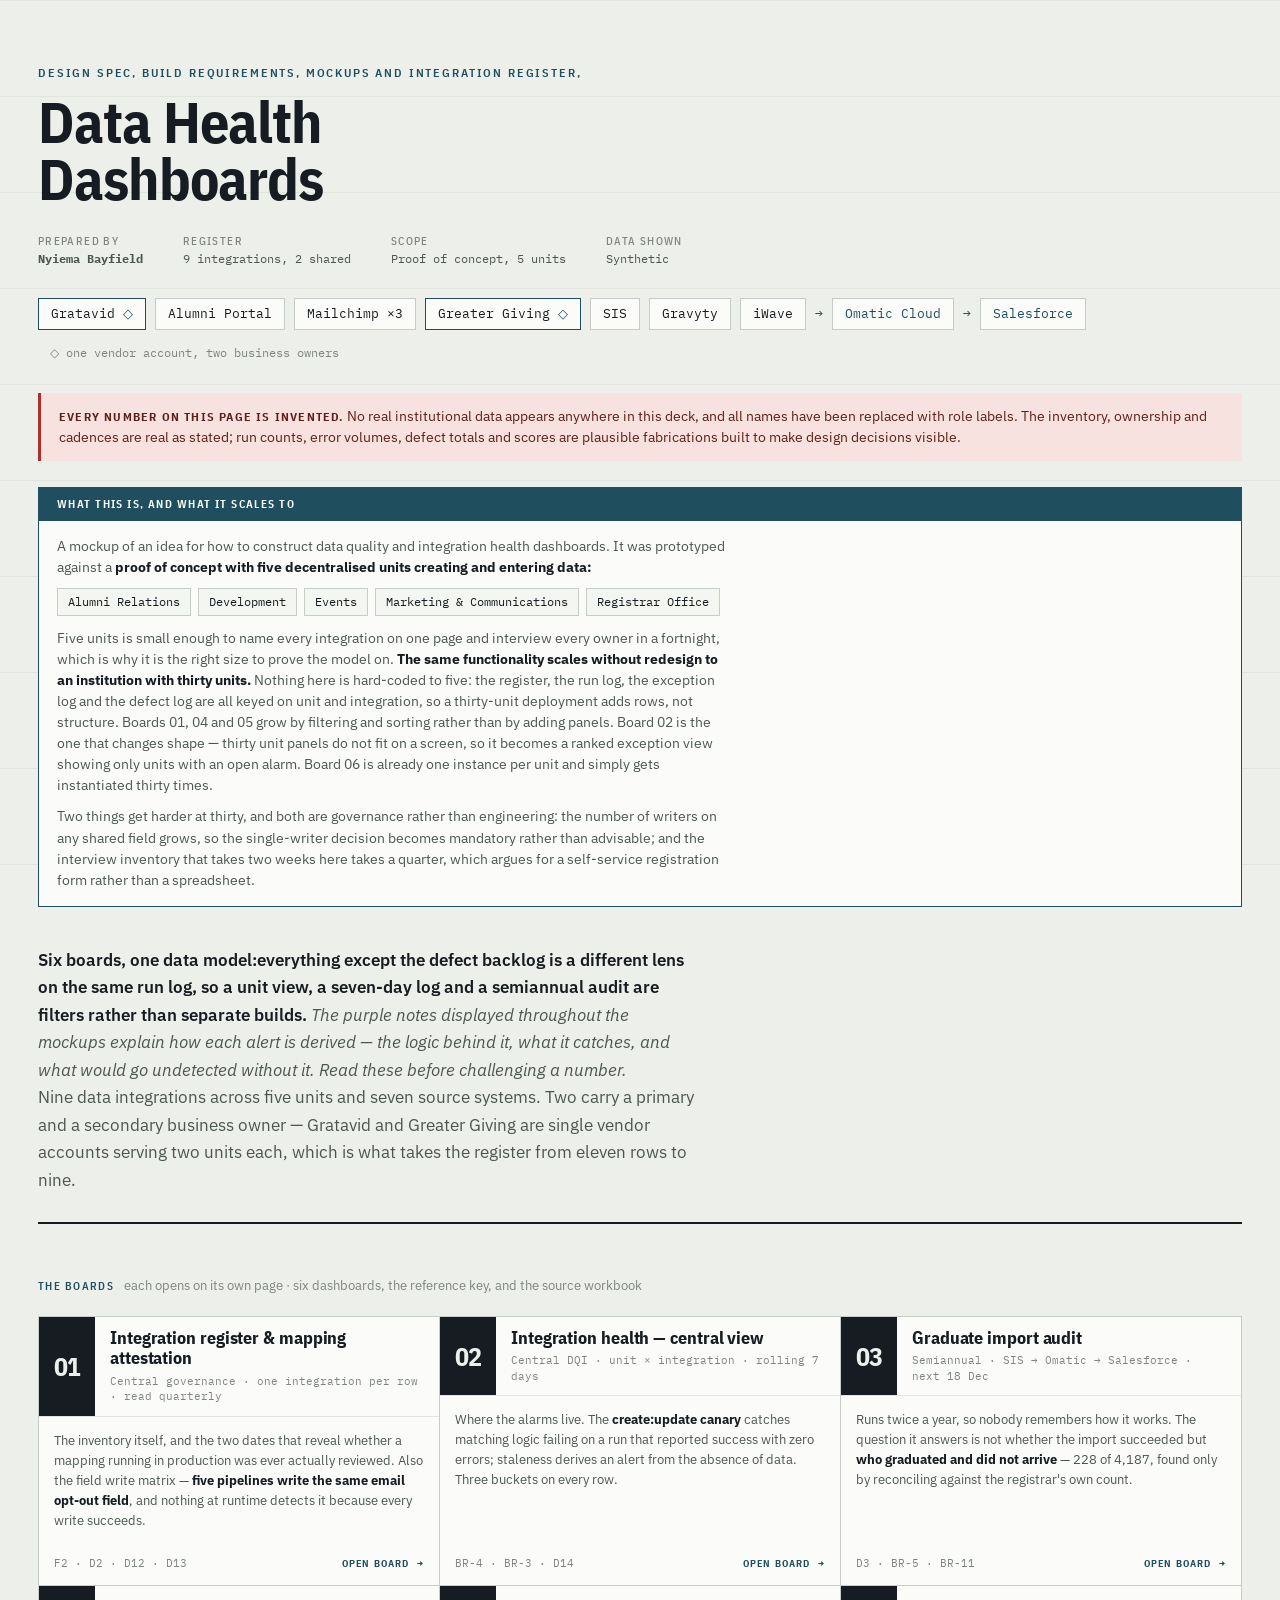
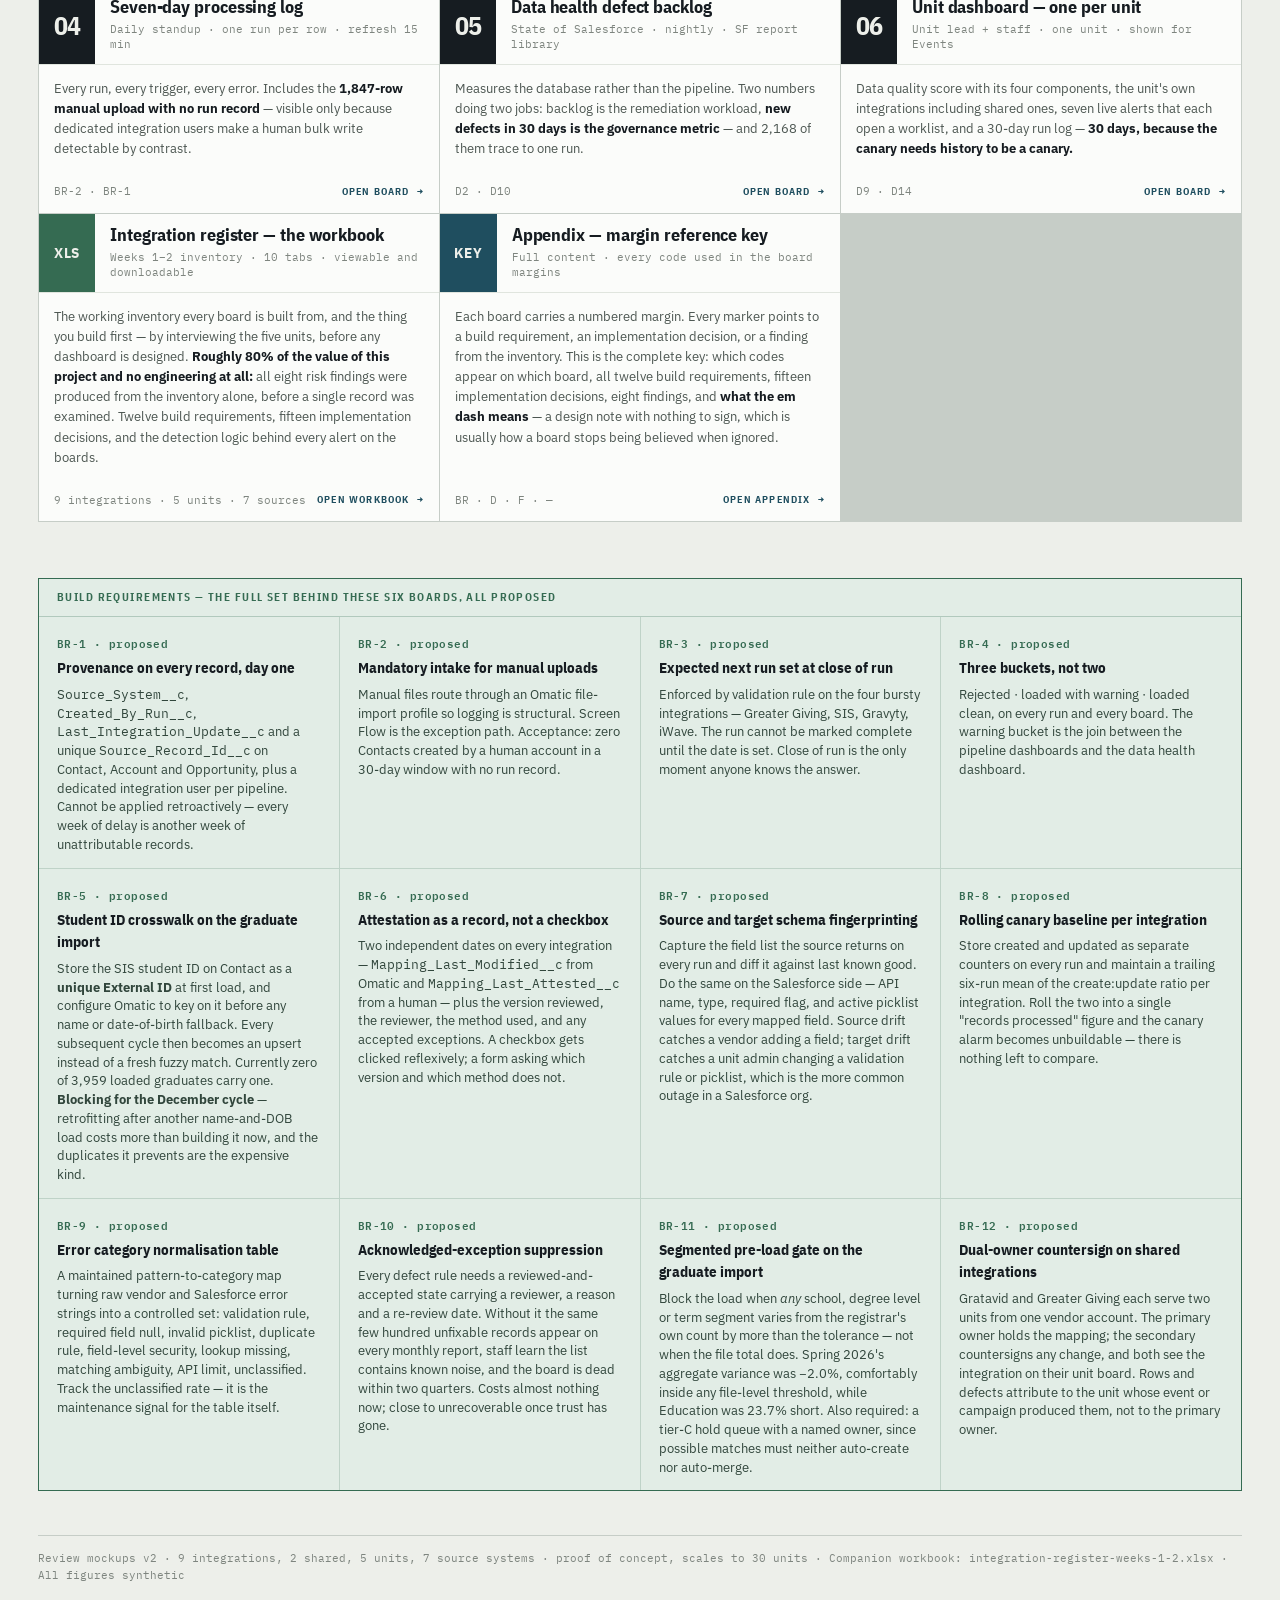
<file: index.html>
<!DOCTYPE html>
<html lang="en">
<head>
<meta charset="utf-8">
<meta name="viewport" content="width=device-width, initial-scale=1">
<title>Data Health Dashboards for DQI</title>
<link rel="preconnect" href="https://fonts.googleapis.com">
<link rel="preconnect" href="https://fonts.gstatic.com" crossorigin>
<link href="https://fonts.googleapis.com/css2?family=IBM+Plex+Mono:wght@400;500;600&family=IBM+Plex+Sans+Condensed:wght@500;600;700&family=IBM+Plex+Sans:ital,wght@0,400;0,500;0,600;1,400&display=swap" rel="stylesheet">
<link rel="stylesheet" href="styles.css">
</head>
<body>
<div class="wrap page">
<header class="mast reveal">
  <div class="eyebrow">Design spec, build requirements, mockups and integration register,</div>
  <h1>Data Health Dashboards</h1>
  <div class="mast-meta">
    <div><b>Prepared by</b><strong>Nyiema Bayfield</strong></div>
    <div><b>Register</b>9 integrations, 2 shared</div>
    <div><b>Scope</b>Proof of concept, 5 units</div>
    <div><b>Data shown</b>Synthetic</div>
  </div>
  <div class="flow">
    <span class="sh">Gratavid <em>◇</em></span><span>Alumni Portal</span><span>Mailchimp ×3</span>
    <span class="sh">Greater Giving <em>◇</em></span><span>SIS</span><span>Gravyty</span><span>iWave</span>
    <em>→</em><span><em>Omatic Cloud</em></span><em>→</em><span><em>Salesforce</em></span>
    <span style="border:0;background:none;color:var(--ink-3);font-size:11.5px">◇ one vendor account, two business owners</span>
  </div>
  <div class="synth">
    <b>Every number on this page is invented.</b> No real institutional data appears anywhere in this deck, and all names have been replaced with role labels. The inventory, ownership and cadences are real as stated; run counts,
    error volumes, defect totals and scores are plausible fabrications built to make design decisions visible.
  </div>
  <div class="scope">
    <div class="scope-h">What this is, and what it scales to</div>
    <div class="scope-b">
      <p>A mockup of an idea for how to construct data quality and integration health dashboards. It was prototyped against a <b>proof of concept with five decentralised units creating and entering data:</b></p>
      <div class="scope-units">
        <span>Alumni Relations</span><span>Development</span><span>Events</span>
        <span>Marketing &amp; Communications</span><span>Registrar Office</span>
      </div>
      <p>Five units is small enough to name every integration on one page and interview every owner in a fortnight, which is why it is the right size to prove the model on. <b>The same functionality scales without redesign to an
      institution with thirty units.</b> Nothing here is hard-coded to five: the register, the run log, the exception log and the defect log are all keyed on unit and integration, so a thirty-unit deployment adds rows, not
      structure. Boards 01, 04 and 05 grow by filtering and sorting rather than by adding panels. Board 02 is the one that changes shape — thirty unit panels do not fit on a screen, so it becomes a ranked exception view showing only
      units with an open alarm. Board 06 is already one instance per unit and simply gets instantiated thirty times.</p>
      <p>Two things get harder at thirty, and both are governance rather than engineering: the number of writers on any shared field grows, so the single-writer decision becomes mandatory rather than advisable; and the interview
      inventory that takes two weeks here takes a quarter, which argues for a self-service registration form rather than a spreadsheet.</p>
    </div>
  </div>

  <p class="lede">
   <strong>Six boards, one data model:everything except the defect backlog is a different lens on the same run log, so a unit view, a seven-day log and a semiannual audit are filters rather than separate builds.</strong>
    <em>The purple notes displayed throughout the mockups explain how each alert is derived — the logic behind it, what it catches, and what would go undetected without it. Read these before challenging a number.</em></br>
  Nine data integrations across five units and seven source systems.  Two carry a primary and a secondary business owner — Gratavid and Greater Giving are single vendor accounts serving two units each, which is what takes the register from eleven rows to nine.
  </p>
</header>

<section class="reveal" style="margin-top:52px">
  <div class="panel-h" style="margin-bottom:0">The boards <span>each opens on its own page &middot; six dashboards, the reference key, and the source workbook</span></div>
  <div class="cards">
      <a class="card" href="board-01.html">
        <div class="card-top"><div class="card-no">01</div>
          <div class="card-hd"><span class="card-t">Integration register &amp; mapping attestation</span><div class="card-meta">Central governance · one integration per row · read quarterly</div></div></div>
        <div class="card-b"><p>The inventory itself, and the two dates that reveal whether a mapping running in production was ever actually reviewed. Also the field write matrix — <b>five pipelines write the same email opt-out field</b>, and nothing at runtime detects it because every write succeeds.</p></div>
        <div class="card-f"><span class="card-codes">F2 · D2 · D12 · D13</span><span class="card-go">Open board</span></div>
      </a>
      <a class="card" href="board-02.html">
        <div class="card-top"><div class="card-no">02</div>
          <div class="card-hd"><span class="card-t">Integration health — central view</span><div class="card-meta">Central DQI · unit × integration · rolling 7 days</div></div></div>
        <div class="card-b"><p>Where the alarms live. The <b>create:update canary</b> catches matching logic failing on a run that reported success with zero errors; staleness derives an alert from the absence of data. Three buckets on every row.</p></div>
        <div class="card-f"><span class="card-codes">BR-4 · BR-3 · D14</span><span class="card-go">Open board</span></div>
      </a>
      <a class="card" href="board-03.html">
        <div class="card-top"><div class="card-no">03</div>
          <div class="card-hd"><span class="card-t">Graduate import audit</span><div class="card-meta">Semiannual · SIS → Omatic → Salesforce · next 18 Dec</div></div></div>
        <div class="card-b"><p>Runs twice a year, so nobody remembers how it works. The question it answers is not whether the import succeeded but <b>who graduated and did not arrive</b> — 228 of 4,187, found only by reconciling against the registrar's own count.</p></div>
        <div class="card-f"><span class="card-codes">D3 · BR-5 · BR-11</span><span class="card-go">Open board</span></div>
      </a>
      <a class="card" href="board-04.html">
        <div class="card-top"><div class="card-no">04</div>
          <div class="card-hd"><span class="card-t">Seven-day processing log</span><div class="card-meta">Daily standup · one run per row · refresh 15 min</div></div></div>
        <div class="card-b"><p>Every run, every trigger, every error. Includes the <b>1,847-row manual upload with no run record</b> — visible only because dedicated integration users make a human bulk write detectable by contrast.</p></div>
        <div class="card-f"><span class="card-codes">BR-2 · BR-1</span><span class="card-go">Open board</span></div>
      </a>
      <a class="card" href="board-05.html">
        <div class="card-top"><div class="card-no">05</div>
          <div class="card-hd"><span class="card-t">Data health defect backlog</span><div class="card-meta">State of Salesforce · nightly · SF report library</div></div></div>
        <div class="card-b"><p>Measures the database rather than the pipeline. Two numbers doing two jobs: backlog is the remediation workload, <b>new defects in 30 days is the governance metric</b> — and 2,168 of them trace to one run.</p></div>
        <div class="card-f"><span class="card-codes">D2 · D10</span><span class="card-go">Open board</span></div>
      </a>
      <a class="card" href="board-06.html">
        <div class="card-top"><div class="card-no">06</div>
          <div class="card-hd"><span class="card-t">Unit dashboard — one per unit</span><div class="card-meta">Unit lead + staff · one unit · shown for Events</div></div></div>
        <div class="card-b"><p>Data quality score with its four components, the unit's own integrations including shared ones, seven live alerts that each open a worklist, and a 30-day run log — <b>30 days, because the canary needs history to be a canary.</b></p></div>
        <div class="card-f"><span class="card-codes">D9 · D14</span><span class="card-go">Open board</span></div>
      </a>
      <a class="card" href="register.html">
        <div class="card-top"><div class="card-no reg-no">XLS</div>
          <div class="card-hd"><span class="card-t">Integration register — the workbook</span>
          <div class="card-meta">Weeks 1&ndash;2 inventory &middot; 10 tabs &middot; viewable and downloadable</div></div></div>
        <div class="card-b"><p>The working inventory every board is built from, and the thing you build first &mdash;
        by interviewing the five units, before any dashboard is designed. <b>Roughly 80% of the value of this project
        and no engineering at all:</b> all eight risk findings were produced from the inventory alone, before a single
        record was examined. Twelve build requirements, fifteen implementation decisions, and the detection logic
        behind every alert on the boards.</p></div>
        <div class="card-f"><span class="card-codes">9 integrations &middot; 5 units &middot; 7 sources</span><span class="card-go">Open workbook</span></div>
      </a>
      <a class="card" href="appendix.html">
        <div class="card-top"><div class="card-no appx-no">KEY</div>
          <div class="card-hd"><span class="card-t">Appendix — margin reference key</span>
          <div class="card-meta">Full content · every code used in the board margins</div></div></div>
        <div class="card-b"><p>Each board carries a numbered margin. Every marker points to a build requirement, an
        implementation decision, or a finding from the inventory. This is the complete key: which codes appear on which
        board, all twelve build requirements, fifteen implementation decisions, eight findings, and <b>what the em dash
        means</b> — a design note with nothing to sign, which is usually how a board stops being believed when
        ignored.</p></div>
        <div class="card-f"><span class="card-codes">BR · D · F · —</span><span class="card-go">Open appendix</span></div>
      </a>
  </div>
</section>

<section class="reveal" style="margin-top:56px">
<div class="locked">
    <div class="locked-h">Build requirements — the full set behind these six boards, all proposed</div>
    <div class="locked-g">
      <div class="br"><code>BR-1 · proposed</code><h4>Provenance on every record, day one</h4>
        <p><span class="mono">Source_System__c</span>, <span class="mono">Created_By_Run__c</span>,
        <span class="mono">Last_Integration_Update__c</span> and a unique <span class="mono">Source_Record_Id__c</span>
        on Contact, Account and Opportunity, plus a dedicated integration user per pipeline. Cannot be applied
        retroactively — every week of delay is another week of unattributable records.</p></div>
      <div class="br"><code>BR-2 · proposed</code><h4>Mandatory intake for manual uploads</h4>
        <p>Manual files route through an Omatic file-import profile so logging is structural. Screen Flow is the
        exception path. Acceptance: zero Contacts created by a human account in a 30-day window with no run record.</p></div>
      <div class="br"><code>BR-3 · proposed</code><h4>Expected next run set at close of run</h4>
        <p>Enforced by validation rule on the four bursty integrations — Greater Giving, SIS, Gravyty, iWave. The run
        cannot be marked complete until the date is set. Close of run is the only moment anyone knows the answer.</p></div>
      <div class="br"><code>BR-4 · proposed</code><h4>Three buckets, not two</h4>
        <p>Rejected · loaded with warning · loaded clean, on every run and every board. The warning bucket is the join
        between the pipeline dashboards and the data health dashboard.</p></div>
      <div class="br"><code>BR-5 · proposed</code><h4>Student ID crosswalk on the graduate import</h4>
        <p>Store the SIS student ID on Contact as a <b>unique External ID</b> at first load, and configure Omatic to key
        on it before any name or date-of-birth fallback. Every subsequent cycle then becomes an upsert instead of a fresh
        fuzzy match. Currently zero of 3,959 loaded graduates carry one. <b>Blocking for the December cycle</b> —
        retrofitting after another name-and-DOB load costs more than building it now, and the duplicates it prevents are
        the expensive kind.</p></div>
      <div class="br"><code>BR-6 · proposed</code><h4>Attestation as a record, not a checkbox</h4>
        <p>Two independent dates on every integration — <span class="mono">Mapping_Last_Modified__c</span> from Omatic
        and <span class="mono">Mapping_Last_Attested__c</span> from a human — plus the version reviewed, the reviewer,
        the method used, and any accepted exceptions. A checkbox gets clicked reflexively; a form asking which version
        and which method does not.</p></div>
      <div class="br"><code>BR-7 · proposed</code><h4>Source and target schema fingerprinting</h4>
        <p>Capture the field list the source returns on every run and diff it against last known good. Do the same on
        the Salesforce side — API name, type, required flag, and active picklist values for every mapped field. Source
        drift catches a vendor adding a field; target drift catches a unit admin changing a validation rule or picklist,
        which is the more common outage in a Salesforce org.</p></div>
      <div class="br"><code>BR-8 · proposed</code><h4>Rolling canary baseline per integration</h4>
        <p>Store created and updated as separate counters on every run and maintain a trailing six-run mean of the
        create:update ratio per integration. Roll the two into a single "records processed" figure and the canary alarm
        becomes unbuildable — there is nothing left to compare.</p></div>
      <div class="br"><code>BR-9 · proposed</code><h4>Error category normalisation table</h4>
        <p>A maintained pattern-to-category map turning raw vendor and Salesforce error strings into a controlled set:
        validation rule, required field null, invalid picklist, duplicate rule, field-level security, lookup missing,
        matching ambiguity, API limit, unclassified. Track the unclassified rate — it is the maintenance signal for the
        table itself.</p></div>
      <div class="br"><code>BR-10 · proposed</code><h4>Acknowledged-exception suppression</h4>
        <p>Every defect rule needs a reviewed-and-accepted state carrying a reviewer, a reason and a re-review date.
        Without it the same few hundred unfixable records appear on every monthly report, staff learn the list contains
        known noise, and the board is dead within two quarters. Costs almost nothing now; close to unrecoverable once
        trust has gone.</p></div>
      <div class="br"><code>BR-11 · proposed</code><h4>Segmented pre-load gate on the graduate import</h4>
        <p>Block the load when <i>any</i> school, degree level or term segment varies from the registrar's own count by
        more than the tolerance — not when the file total does. Spring 2026's aggregate variance was −2.0%, comfortably
        inside any file-level threshold, while Education was 23.7% short. Also required: a tier-C hold queue with a named
        owner, since possible matches must neither auto-create nor auto-merge.</p></div>
      <div class="br"><code>BR-12 · proposed</code><h4>Dual-owner countersign on shared integrations</h4>
        <p>Gratavid and Greater Giving each serve two units from one vendor account. The primary owner holds the mapping;
        the secondary countersigns any change, and both see the integration on their unit board. Rows and defects
        attribute to the unit whose event or campaign produced them, not to the primary owner.</p></div>
    </div>
  </div>
</section>

<div class="foot">
  Review mockups v2 · 9 integrations, 2 shared, 5 units, 7 source systems · proof of concept, scales to 30 units ·
  Companion workbook: integration-register-weeks-1-2.xlsx · All figures synthetic
</div>
</div>
<script>document.querySelectorAll('.reveal').forEach((el,i)=>{el.style.animationDelay=(i*70)+'ms';});</script>
</body>
</html>
</file>
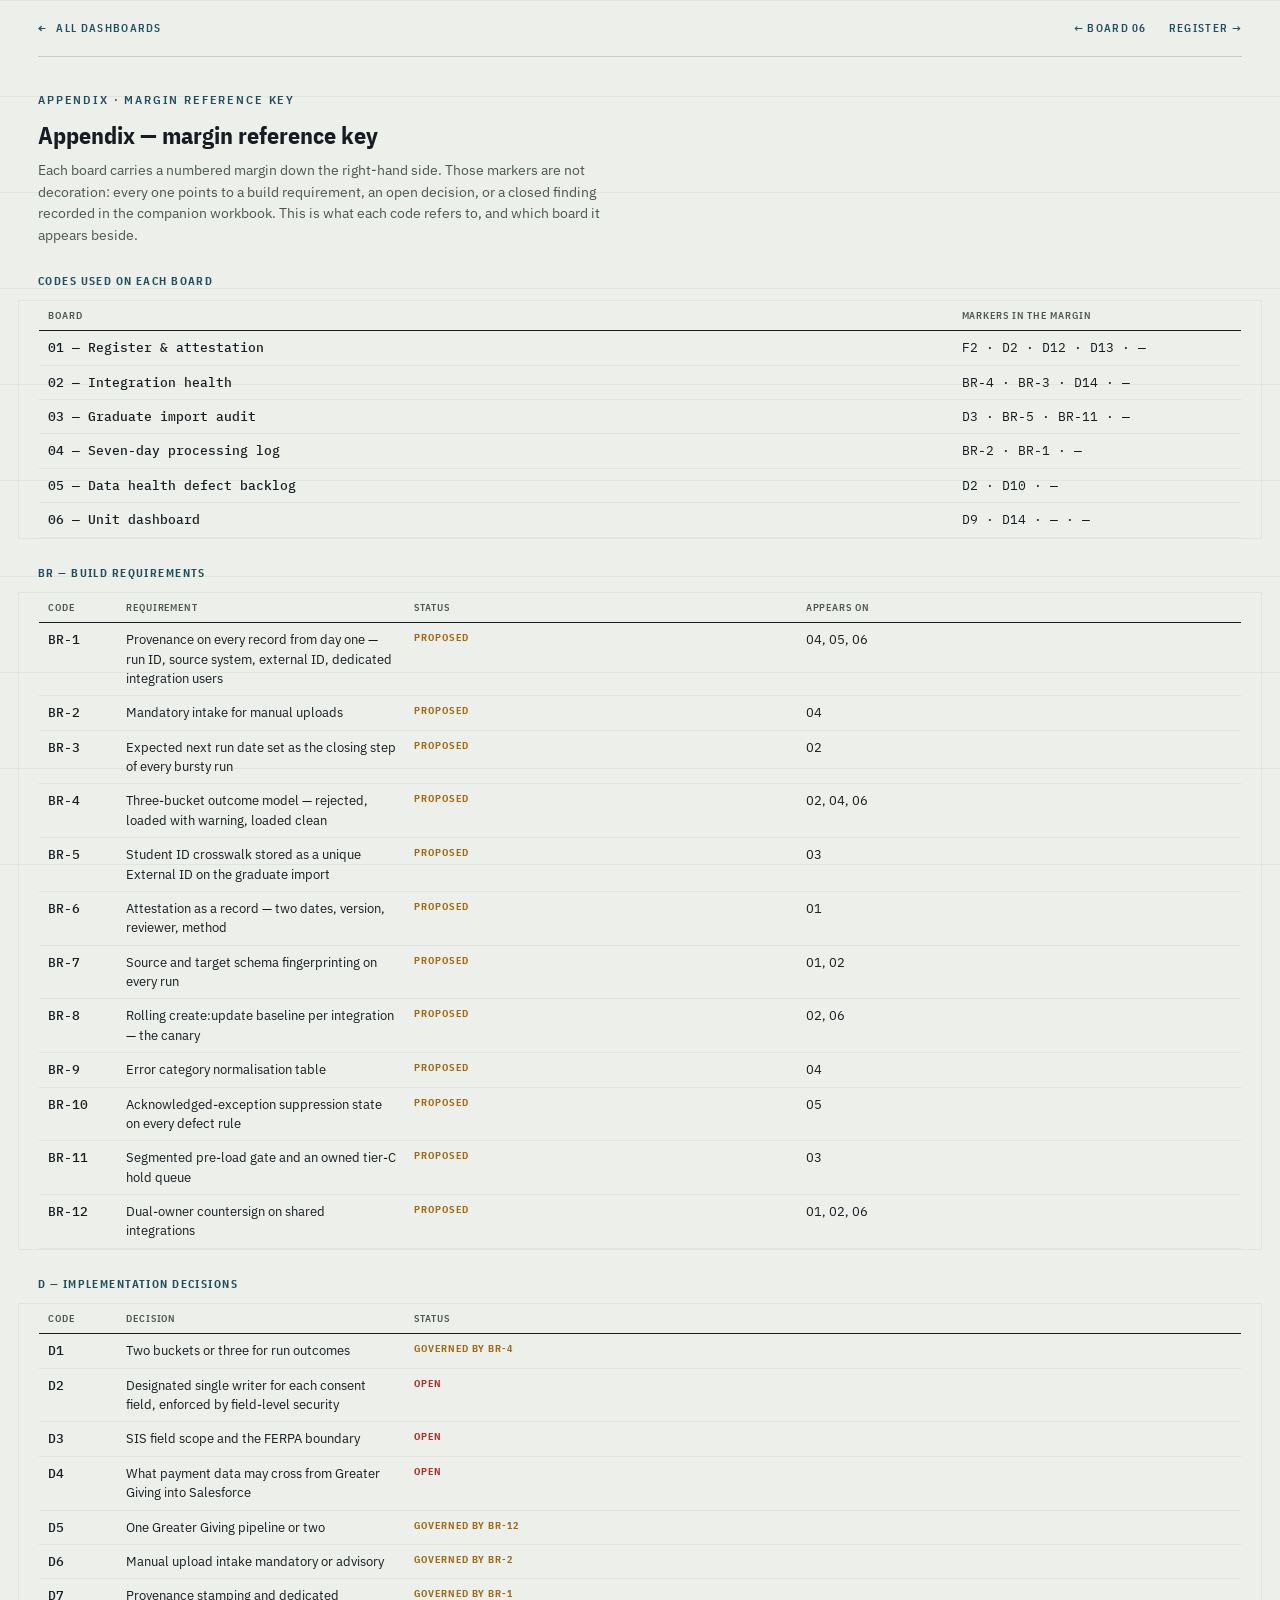
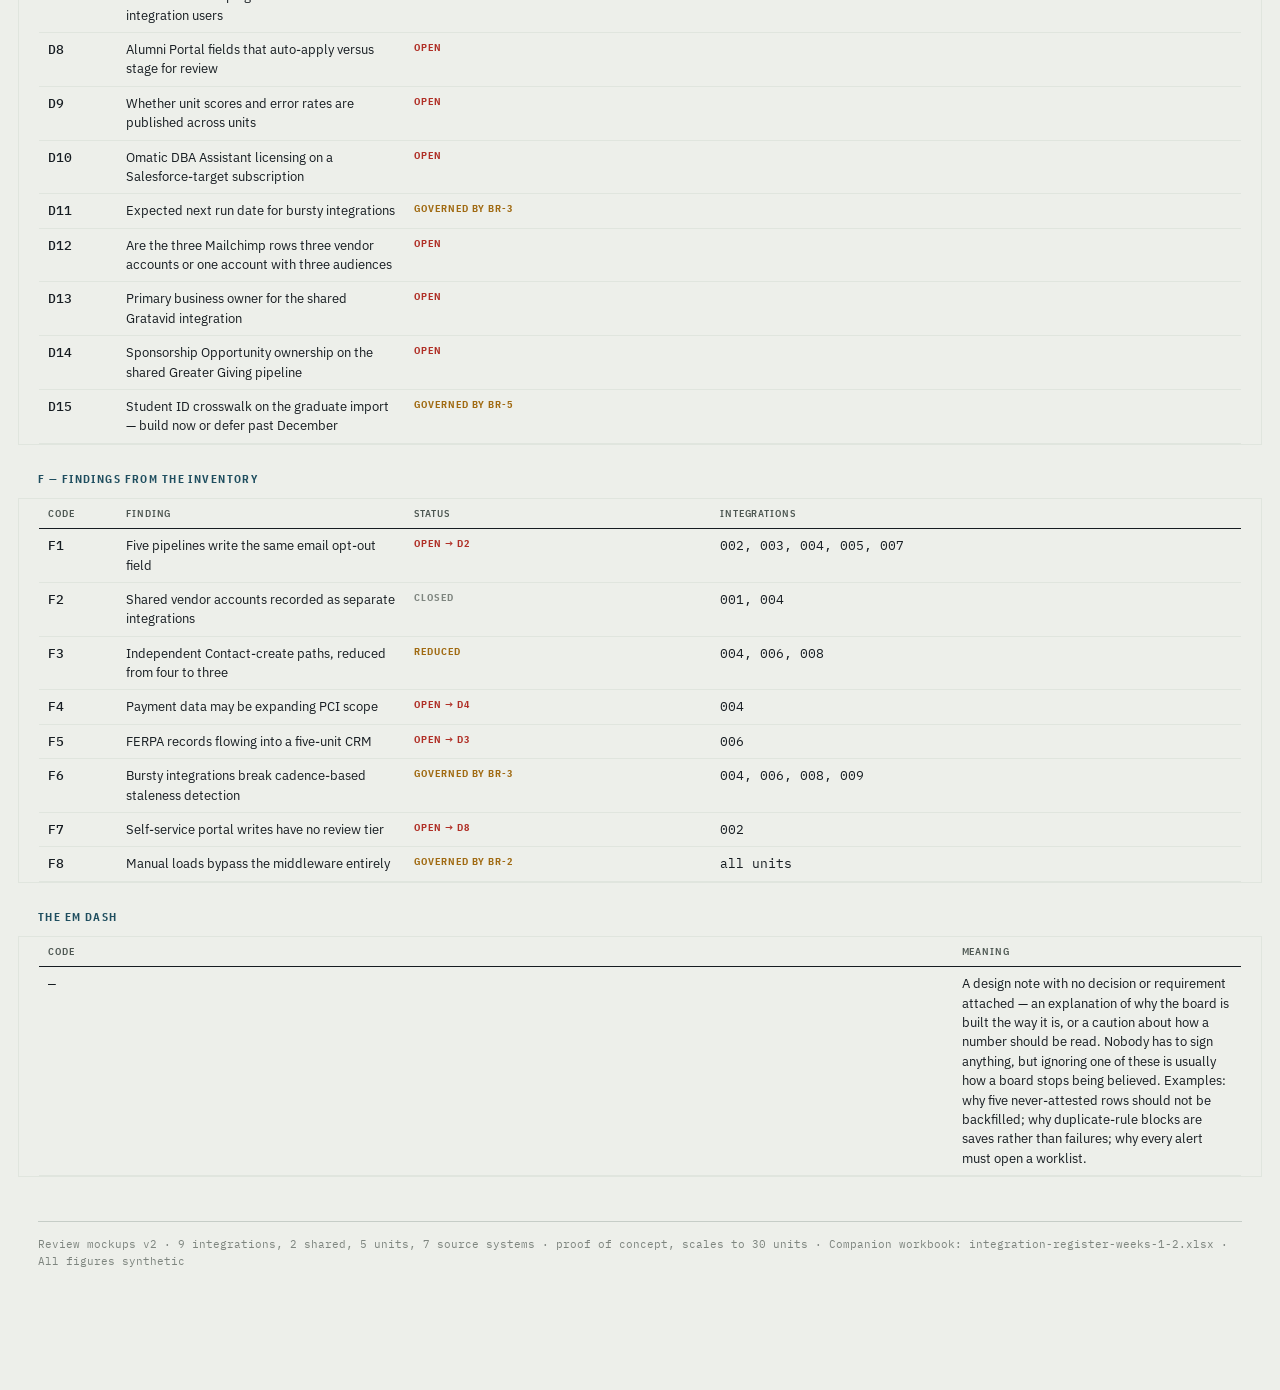
<file: appendix.html>
<!DOCTYPE html>
<html lang="en">
<head>
<meta charset="utf-8">
<meta name="viewport" content="width=device-width, initial-scale=1">
<title>Appendix — margin reference key</title>
<link rel="preconnect" href="https://fonts.googleapis.com">
<link rel="preconnect" href="https://fonts.gstatic.com" crossorigin>
<link href="https://fonts.googleapis.com/css2?family=IBM+Plex+Mono:wght@400;500;600&family=IBM+Plex+Sans+Condensed:wght@500;600;700&family=IBM+Plex+Sans:ital,wght@0,400;0,500;0,600;1,400&display=swap" rel="stylesheet">
<link rel="stylesheet" href="styles.css">
</head>
<body>
<div class="wrap page">
<nav class="nav"><a class="home" href="index.html">All dashboards</a><div class="pager"><a href="board-06.html">← Board 06</a><a href="register.html">Register →</a></div></nav><div class="page-mast reveal"><div class="eyebrow">Appendix · margin reference key</div></div><section class="appx reveal" style="border-top:0;margin-top:8px;padding-top:0">
  <h3>Appendix — margin reference key</h3>
  <p class="sub">Each board carries a numbered margin down the right-hand side. Those markers are not decoration: every
  one points to a build requirement, an open decision, or a closed finding recorded in the companion workbook. This is
  what each code refers to, and which board it appears beside.</p>

  <h4>Codes used on each board</h4>
  <div class="key scroll"><table>
    <thead><tr><th>Board</th><th>Markers in the margin</th></tr></thead>
    <tbody>
      <tr><td>01 — Register &amp; attestation</td><td class="mono">F2 · D2 · D12 · D13 · —</td></tr>
      <tr><td>02 — Integration health</td><td class="mono">BR-4 · BR-3 · D14 · —</td></tr>
      <tr><td>03 — Graduate import audit</td><td class="mono">D3 · BR-5 · BR-11 · —</td></tr>
      <tr><td>04 — Seven-day processing log</td><td class="mono">BR-2 · BR-1 · —</td></tr>
      <tr><td>05 — Data health defect backlog</td><td class="mono">D2 · D10 · —</td></tr>
      <tr><td>06 — Unit dashboard</td><td class="mono">D9 · D14 · — · —</td></tr>
    </tbody>
  </table></div>

  <h4>BR — build requirements</h4>
  <div class="key scroll"><table>
    <thead><tr><th>Code</th><th>Requirement</th><th>Status</th><th>Appears on</th></tr></thead>
    <tbody>
      <tr><td>BR-1</td><td>Provenance on every record from day one — run ID, source system, external ID, dedicated integration users</td><td class="st st-p">Proposed</td><td>04, 05, 06</td></tr>
      <tr><td>BR-2</td><td>Mandatory intake for manual uploads</td><td class="st st-p">Proposed</td><td>04</td></tr>
      <tr><td>BR-3</td><td>Expected next run date set as the closing step of every bursty run</td><td class="st st-p">Proposed</td><td>02</td></tr>
      <tr><td>BR-4</td><td>Three-bucket outcome model — rejected, loaded with warning, loaded clean</td><td class="st st-p">Proposed</td><td>02, 04, 06</td></tr>
      <tr><td>BR-5</td><td>Student ID crosswalk stored as a unique External ID on the graduate import</td><td class="st st-p">Proposed</td><td>03</td></tr>
      <tr><td>BR-6</td><td>Attestation as a record — two dates, version, reviewer, method</td><td class="st st-p">Proposed</td><td>01</td></tr>
      <tr><td>BR-7</td><td>Source and target schema fingerprinting on every run</td><td class="st st-p">Proposed</td><td>01, 02</td></tr>
      <tr><td>BR-8</td><td>Rolling create:update baseline per integration — the canary</td><td class="st st-p">Proposed</td><td>02, 06</td></tr>
      <tr><td>BR-9</td><td>Error category normalisation table</td><td class="st st-p">Proposed</td><td>04</td></tr>
      <tr><td>BR-10</td><td>Acknowledged-exception suppression state on every defect rule</td><td class="st st-p">Proposed</td><td>05</td></tr>
      <tr><td>BR-11</td><td>Segmented pre-load gate and an owned tier-C hold queue</td><td class="st st-p">Proposed</td><td>03</td></tr>
      <tr><td>BR-12</td><td>Dual-owner countersign on shared integrations</td><td class="st st-p">Proposed</td><td>01, 02, 06</td></tr>
    </tbody>
  </table></div>

  <h4>D — implementation decisions</h4>
  <div class="key scroll"><table>
    <thead><tr><th>Code</th><th>Decision</th><th>Status</th></tr></thead>
    <tbody>
      <tr><td>D1</td><td>Two buckets or three for run outcomes</td><td class="st st-p">Governed by BR-4</td></tr>
      <tr><td>D2</td><td>Designated single writer for each consent field, enforced by field-level security</td><td class="st st-o">Open</td></tr>
      <tr><td>D3</td><td>SIS field scope and the FERPA boundary</td><td class="st st-o">Open</td></tr>
      <tr><td>D4</td><td>What payment data may cross from Greater Giving into Salesforce</td><td class="st st-o">Open</td></tr>
      <tr><td>D5</td><td>One Greater Giving pipeline or two</td><td class="st st-p">Governed by BR-12</td></tr>
      <tr><td>D6</td><td>Manual upload intake mandatory or advisory</td><td class="st st-p">Governed by BR-2</td></tr>
      <tr><td>D7</td><td>Provenance stamping and dedicated integration users</td><td class="st st-p">Governed by BR-1</td></tr>
      <tr><td>D8</td><td>Alumni Portal fields that auto-apply versus stage for review</td><td class="st st-o">Open</td></tr>
      <tr><td>D9</td><td>Whether unit scores and error rates are published across units</td><td class="st st-o">Open</td></tr>
      <tr><td>D10</td><td>Omatic DBA Assistant licensing on a Salesforce-target subscription</td><td class="st st-o">Open</td></tr>
      <tr><td>D11</td><td>Expected next run date for bursty integrations</td><td class="st st-p">Governed by BR-3</td></tr>
      <tr><td>D12</td><td>Are the three Mailchimp rows three vendor accounts or one account with three audiences</td><td class="st st-o">Open</td></tr>
      <tr><td>D13</td><td>Primary business owner for the shared Gratavid integration</td><td class="st st-o">Open</td></tr>
      <tr><td>D14</td><td>Sponsorship Opportunity ownership on the shared Greater Giving pipeline</td><td class="st st-o">Open</td></tr>
      <tr><td>D15</td><td>Student ID crosswalk on the graduate import — build now or defer past December</td><td class="st st-p">Governed by BR-5</td></tr>
    </tbody>
  </table></div>

  <h4>F — findings from the inventory</h4>
  <div class="key scroll"><table>
    <thead><tr><th>Code</th><th>Finding</th><th>Status</th><th>Integrations</th></tr></thead>
    <tbody>
      <tr><td>F1</td><td>Five pipelines write the same email opt-out field</td><td class="st st-o">Open → D2</td><td class="mono">002, 003, 004, 005, 007</td></tr>
      <tr><td>F2</td><td>Shared vendor accounts recorded as separate integrations</td><td class="st st-c">Closed</td><td class="mono">001, 004</td></tr>
      <tr><td>F3</td><td>Independent Contact-create paths, reduced from four to three</td><td class="st st-p">Reduced</td><td class="mono">004, 006, 008</td></tr>
      <tr><td>F4</td><td>Payment data may be expanding PCI scope</td><td class="st st-o">Open → D4</td><td class="mono">004</td></tr>
      <tr><td>F5</td><td>FERPA records flowing into a five-unit CRM</td><td class="st st-o">Open → D3</td><td class="mono">006</td></tr>
      <tr><td>F6</td><td>Bursty integrations break cadence-based staleness detection</td><td class="st st-p">Governed by BR-3</td><td class="mono">004, 006, 008, 009</td></tr>
      <tr><td>F7</td><td>Self-service portal writes have no review tier</td><td class="st st-o">Open → D8</td><td class="mono">002</td></tr>
      <tr><td>F8</td><td>Manual loads bypass the middleware entirely</td><td class="st st-p">Governed by BR-2</td><td class="mono">all units</td></tr>
    </tbody>
  </table></div>

  <h4>The em dash</h4>
  <div class="key scroll"><table>
    <thead><tr><th>Code</th><th>Meaning</th></tr></thead>
    <tbody>
      <tr><td>—</td><td>A design note with no decision or requirement attached — an explanation of why the board is built
      the way it is, or a caution about how a number should be read. Nobody has to sign anything, but ignoring one of
      these is usually how a board stops being believed. Examples: why five never-attested rows should not be backfilled;
      why duplicate-rule blocks are saves rather than failures; why every alert must open a worklist.</td></tr>
    </tbody>
  </table></div>
</section>
<div class="foot">
  Review mockups v2 · 9 integrations, 2 shared, 5 units, 7 source systems · proof of concept, scales to 30 units ·
  Companion workbook: integration-register-weeks-1-2.xlsx · All figures synthetic
</div>
</div>
<script>document.querySelectorAll('.reveal').forEach((el,i)=>{el.style.animationDelay=(i*70)+'ms';});</script>
</body>
</html>
</file>
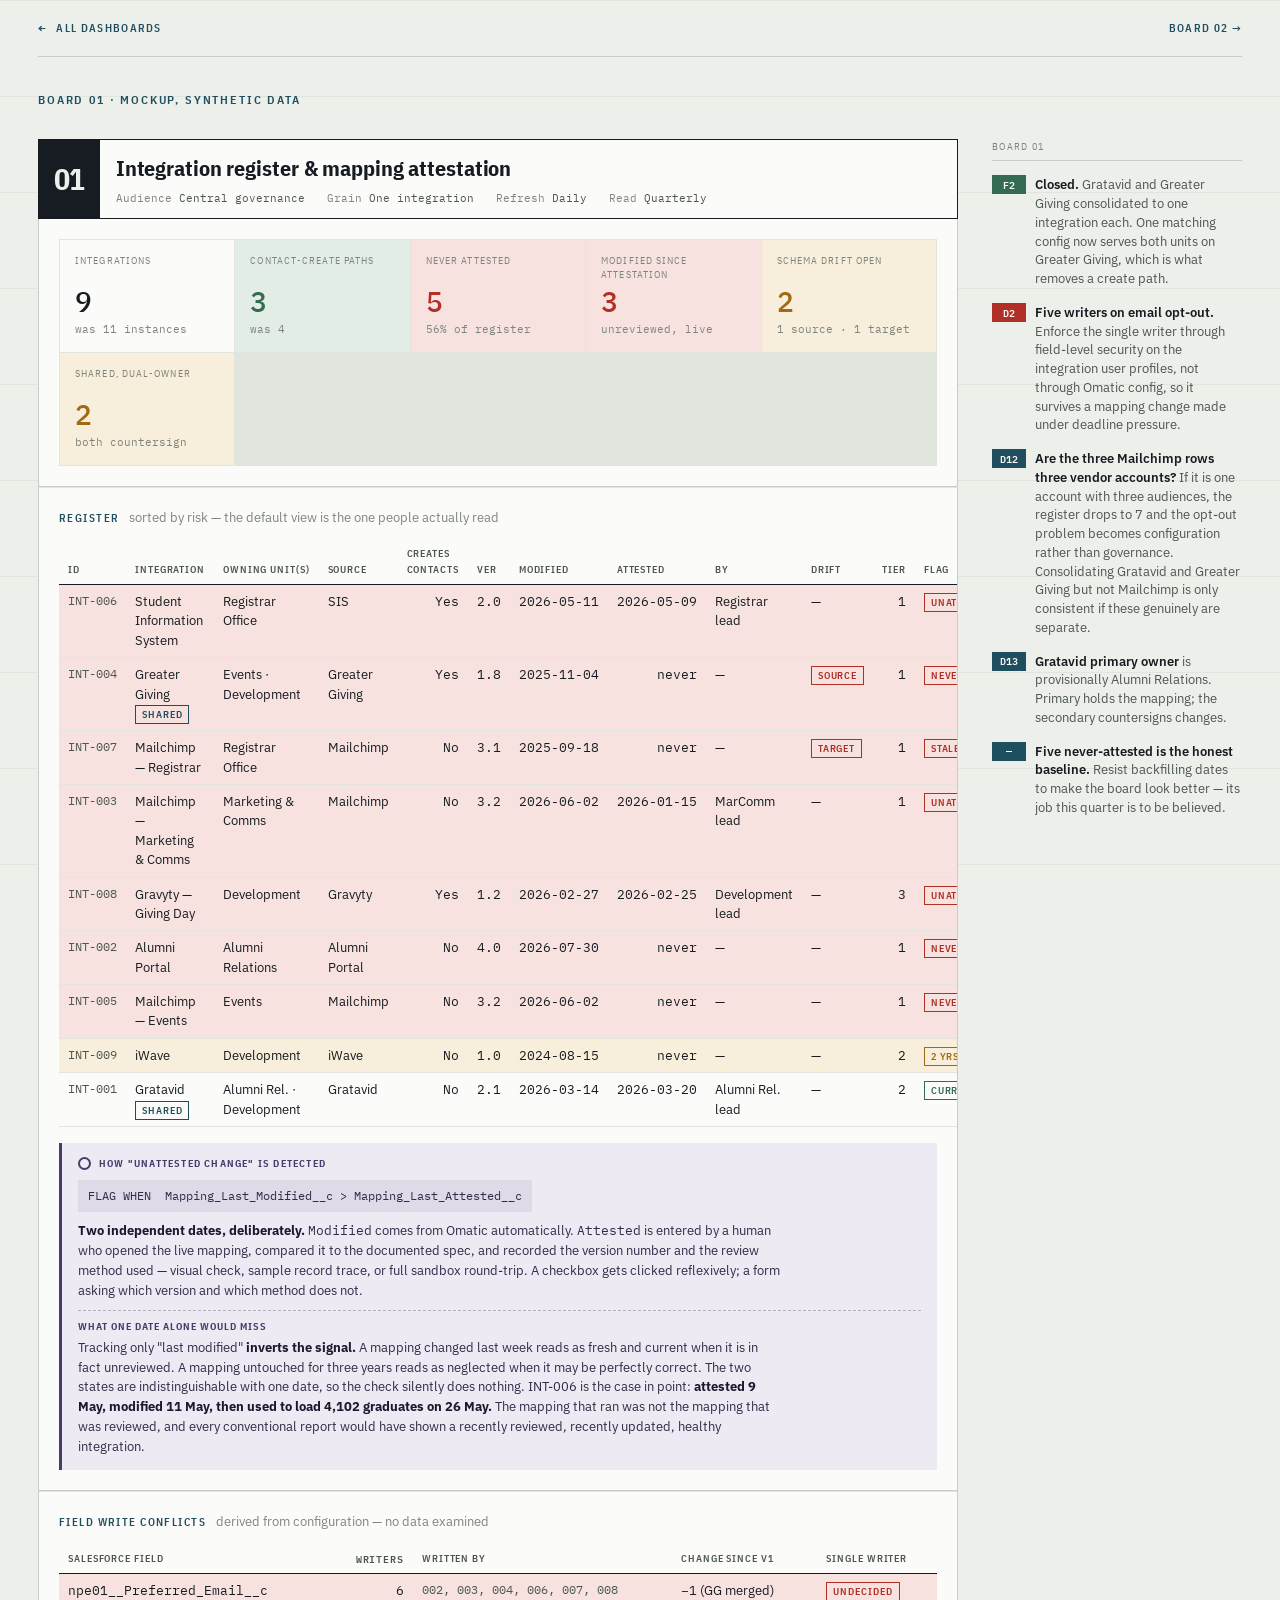
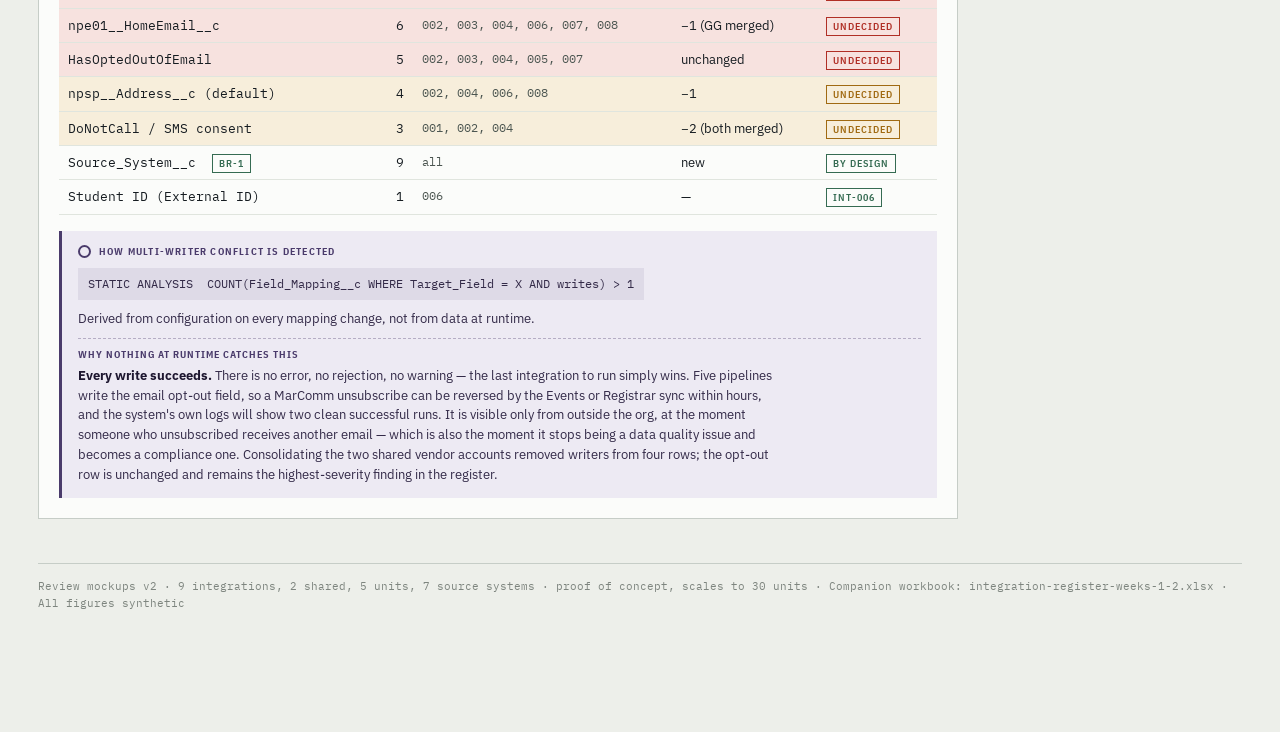
<file: board-01.html>
<!DOCTYPE html>
<html lang="en">
<head>
<meta charset="utf-8">
<meta name="viewport" content="width=device-width, initial-scale=1">
<title>Board 01 — Integration register &amp; mapping attestation</title>
<link rel="preconnect" href="https://fonts.googleapis.com">
<link rel="preconnect" href="https://fonts.gstatic.com" crossorigin>
<link href="https://fonts.googleapis.com/css2?family=IBM+Plex+Mono:wght@400;500;600&family=IBM+Plex+Sans+Condensed:wght@500;600;700&family=IBM+Plex+Sans:ital,wght@0,400;0,500;0,600;1,400&display=swap" rel="stylesheet">
<link rel="stylesheet" href="styles.css">
</head>
<body>
<div class="wrap page">
<nav class="nav"><a class="home" href="index.html">All dashboards</a><div class="pager"><a href="board-02.html">Board 02 →</a></div></nav><div class="page-mast reveal"><div class="eyebrow">Board 01 · mockup, synthetic data</div></div><section class="board reveal">
<div class="board-main">
  <div class="plate"><div class="plate-no">01</div><div class="plate-body">
    <h2>Integration register &amp; mapping attestation</h2>
    <div class="plate-specs"><span>Audience <i>Central governance</i></span><span>Grain <i>One integration</i></span>
    <span>Refresh <i>Daily</i></span><span>Read <i>Quarterly</i></span></div></div></div>

  <div class="panel">
    <div class="tiles">
      <div class="tile"><div class="tile-k">Integrations</div><div class="tile-v">9</div><div class="tile-s">was 11 instances</div></div>
      <div class="tile is-ok"><div class="tile-k">Contact-create paths</div><div class="tile-v">3</div><div class="tile-s">was 4</div></div>
      <div class="tile is-alarm"><div class="tile-k">Never attested</div><div class="tile-v">5</div><div class="tile-s">56% of register</div></div>
      <div class="tile is-alarm"><div class="tile-k">Modified since attestation</div><div class="tile-v">3</div><div class="tile-s">unreviewed, live</div></div>
      <div class="tile is-warn"><div class="tile-k">Schema drift open</div><div class="tile-v">2</div><div class="tile-s">1 source · 1 target</div></div>
      <div class="tile is-warn"><div class="tile-k">Shared, dual-owner</div><div class="tile-v">2</div><div class="tile-s">both countersign</div></div>
    </div>
  </div>

  <div class="panel">
    <div class="panel-h">Register <span>sorted by risk — the default view is the one people actually read</span></div>
    <div class="scroll"><table>
      <thead><tr><th>ID</th><th>Integration</th><th>Owning unit(s)</th><th>Source</th><th>Creates<br>Contacts</th>
      <th>Ver</th><th>Modified</th><th>Attested</th><th>By</th><th>Drift</th><th>Tier</th><th>Flag</th></tr></thead>
      <tbody>
        <tr class="row-alarm"><td class="id">INT-006</td><td>Student Information System</td><td>Registrar Office</td><td>SIS</td><td class="num">Yes</td><td class="num">2.0</td><td class="num">2026-05-11</td><td class="num">2026-05-09</td><td>Registrar lead</td><td>—</td><td class="num">1</td><td><span class="tag t-alarm">unattested change</span></td></tr>
        <tr class="row-alarm"><td class="id">INT-004</td><td>Greater Giving <span class="tag t-shared">shared</span></td><td>Events · Development</td><td>Greater Giving</td><td class="num">Yes</td><td class="num">1.8</td><td class="num">2025-11-04</td><td class="num">never</td><td>—</td><td><span class="tag t-alarm">source</span></td><td class="num">1</td><td><span class="tag t-alarm">never attested</span></td></tr>
        <tr class="row-alarm"><td class="id">INT-007</td><td>Mailchimp — Registrar</td><td>Registrar Office</td><td>Mailchimp</td><td class="num">No</td><td class="num">3.1</td><td class="num">2025-09-18</td><td class="num">never</td><td>—</td><td><span class="tag t-alarm">target</span></td><td class="num">1</td><td><span class="tag t-alarm">stale 23d</span></td></tr>
        <tr class="row-alarm"><td class="id">INT-003</td><td>Mailchimp — Marketing &amp; Comms</td><td>Marketing &amp; Comms</td><td>Mailchimp</td><td class="num">No</td><td class="num">3.2</td><td class="num">2026-06-02</td><td class="num">2026-01-15</td><td>MarComm lead</td><td>—</td><td class="num">1</td><td><span class="tag t-alarm">unattested change</span></td></tr>
        <tr class="row-alarm"><td class="id">INT-008</td><td>Gravyty — Giving Day</td><td>Development</td><td>Gravyty</td><td class="num">Yes</td><td class="num">1.2</td><td class="num">2026-02-27</td><td class="num">2026-02-25</td><td>Development lead</td><td>—</td><td class="num">3</td><td><span class="tag t-alarm">unattested change</span></td></tr>
        <tr class="row-alarm"><td class="id">INT-002</td><td>Alumni Portal</td><td>Alumni Relations</td><td>Alumni Portal</td><td class="num">No</td><td class="num">4.0</td><td class="num">2026-07-30</td><td class="num">never</td><td>—</td><td>—</td><td class="num">1</td><td><span class="tag t-alarm">never attested</span></td></tr>
        <tr class="row-alarm"><td class="id">INT-005</td><td>Mailchimp — Events</td><td>Events</td><td>Mailchimp</td><td class="num">No</td><td class="num">3.2</td><td class="num">2026-06-02</td><td class="num">never</td><td>—</td><td>—</td><td class="num">1</td><td><span class="tag t-alarm">never attested</span></td></tr>
        <tr class="row-warn"><td class="id">INT-009</td><td>iWave</td><td>Development</td><td>iWave</td><td class="num">No</td><td class="num">1.0</td><td class="num">2024-08-15</td><td class="num">never</td><td>—</td><td>—</td><td class="num">2</td><td><span class="tag t-warn">2 yrs untouched</span></td></tr>
        <tr><td class="id">INT-001</td><td>Gratavid <span class="tag t-shared">shared</span></td><td>Alumni Rel. · Development</td><td>Gratavid</td><td class="num">No</td><td class="num">2.1</td><td class="num">2026-03-14</td><td class="num">2026-03-20</td><td>Alumni Rel. lead</td><td>—</td><td class="num">2</td><td><span class="tag t-ok">current</span></td></tr>
      </tbody></table></div>

    <div class="method">
      <div class="method-h">How "unattested change" is detected</div>
      <div class="logic">FLAG WHEN &nbsp;Mapping_Last_Modified__c &gt; Mapping_Last_Attested__c</div>
      <p><b>Two independent dates, deliberately.</b> <span class="mono">Modified</span> comes from Omatic automatically.
      <span class="mono">Attested</span> is entered by a human who opened the live mapping, compared it to the documented
      spec, and recorded the version number and the review method used — visual check, sample record trace, or full
      sandbox round-trip. A checkbox gets clicked reflexively; a form asking which version and which method does not.</p>
      <div class="catch"><em>What one date alone would miss</em>
      <p>Tracking only "last modified" <b>inverts the signal.</b> A mapping changed last week reads as fresh and current
      when it is in fact unreviewed. A mapping untouched for three years reads as neglected when it may be perfectly
      correct. The two states are indistinguishable with one date, so the check silently does nothing.
      INT-006 is the case in point: <b>attested 9 May, modified 11 May, then used to load 4,102 graduates on 26 May.</b>
      The mapping that ran was not the mapping that was reviewed, and every conventional report would have shown a
      recently reviewed, recently updated, healthy integration.</p></div>
    </div>
  </div>

  <div class="panel">
    <div class="panel-h">Field write conflicts <span>derived from configuration — no data examined</span></div>
    <div class="scroll"><table>
      <thead><tr><th>Salesforce field</th><th class="num">Writers</th><th>Written by</th><th>Change since v1</th><th>Single writer</th></tr></thead>
      <tbody>
        <tr class="row-alarm"><td class="mono">npe01__Preferred_Email__c</td><td class="num">6</td><td class="id">002, 003, 004, 006, 007, 008</td><td>−1 (GG merged)</td><td><span class="tag t-alarm">undecided</span></td></tr>
        <tr class="row-alarm"><td class="mono">npe01__HomeEmail__c</td><td class="num">6</td><td class="id">002, 003, 004, 006, 007, 008</td><td>−1 (GG merged)</td><td><span class="tag t-alarm">undecided</span></td></tr>
        <tr class="row-alarm"><td class="mono">HasOptedOutOfEmail</td><td class="num">5</td><td class="id">002, 003, 004, 005, 007</td><td>unchanged</td><td><span class="tag t-alarm">undecided</span></td></tr>
        <tr class="row-warn"><td class="mono">npsp__Address__c (default)</td><td class="num">4</td><td class="id">002, 004, 006, 008</td><td>−1</td><td><span class="tag t-warn">undecided</span></td></tr>
        <tr class="row-warn"><td class="mono">DoNotCall / SMS consent</td><td class="num">3</td><td class="id">001, 002, 004</td><td>−2 (both merged)</td><td><span class="tag t-warn">undecided</span></td></tr>
        <tr><td class="mono">Source_System__c &nbsp;<span class="tag t-ok">BR-1</span></td><td class="num">9</td><td class="id">all</td><td>new</td><td><span class="tag t-ok">by design</span></td></tr>
        <tr><td class="mono">Student ID (External ID)</td><td class="num">1</td><td class="id">006</td><td>—</td><td><span class="tag t-ok">INT-006</span></td></tr>
      </tbody></table></div>

    <div class="method">
      <div class="method-h">How multi-writer conflict is detected</div>
      <div class="logic">STATIC ANALYSIS &nbsp;COUNT(Field_Mapping__c WHERE Target_Field = X AND writes) &gt; 1</div>
      <p>Derived from configuration on every mapping change, not from data at runtime.</p>
      <div class="catch"><em>Why nothing at runtime catches this</em>
      <p><b>Every write succeeds.</b> There is no error, no rejection, no warning — the last integration to run simply
      wins. Five pipelines write the email opt-out field, so a MarComm unsubscribe can be reversed by the Events or
      Registrar sync within hours, and the system's own logs will show two clean successful runs. It is visible only
      from outside the org, at the moment someone who unsubscribed receives another email — which is also the moment it
      stops being a data quality issue and becomes a compliance one. Consolidating the two shared vendor accounts removed
      writers from four rows; the opt-out row is unchanged and remains the highest-severity finding in the register.</p></div>
    </div>
  </div>
</div>
<aside class="gutter">
  <div class="gutter-h">Board 01</div>
  <div class="pin"><div class="pin-no done">F2</div><p><b>Closed.</b> Gratavid and Greater Giving consolidated to one integration each. One matching config now serves both units on Greater Giving, which is what removes a create path.</p></div>
  <div class="pin"><div class="pin-no crit">D2</div><p><b>Five writers on email opt-out.</b> Enforce the single writer through field-level security on the integration user profiles, not through Omatic config, so it survives a mapping change made under deadline pressure.</p></div>
  <div class="pin"><div class="pin-no">D12</div><p><b>Are the three Mailchimp rows three vendor accounts?</b> If it is one account with three audiences, the register drops to 7 and the opt-out problem becomes configuration rather than governance. Consolidating Gratavid and Greater Giving but not Mailchimp is only consistent if these genuinely are separate.</p></div>
  <div class="pin"><div class="pin-no">D13</div><p><b>Gratavid primary owner</b> is provisionally Alumni Relations. Primary holds the mapping; the secondary countersigns changes.</p></div>
  <div class="pin"><div class="pin-no">—</div><p><b>Five never-attested is the honest baseline.</b> Resist backfilling dates to make the board look better — its job this quarter is to be believed.</p></div>
</aside>
</section>
<div class="foot">
  Review mockups v2 · 9 integrations, 2 shared, 5 units, 7 source systems · proof of concept, scales to 30 units ·
  Companion workbook: integration-register-weeks-1-2.xlsx · All figures synthetic
</div>
</div>
<script>document.querySelectorAll('.reveal').forEach((el,i)=>{el.style.animationDelay=(i*70)+'ms';});</script>
</body>
</html>
</file>
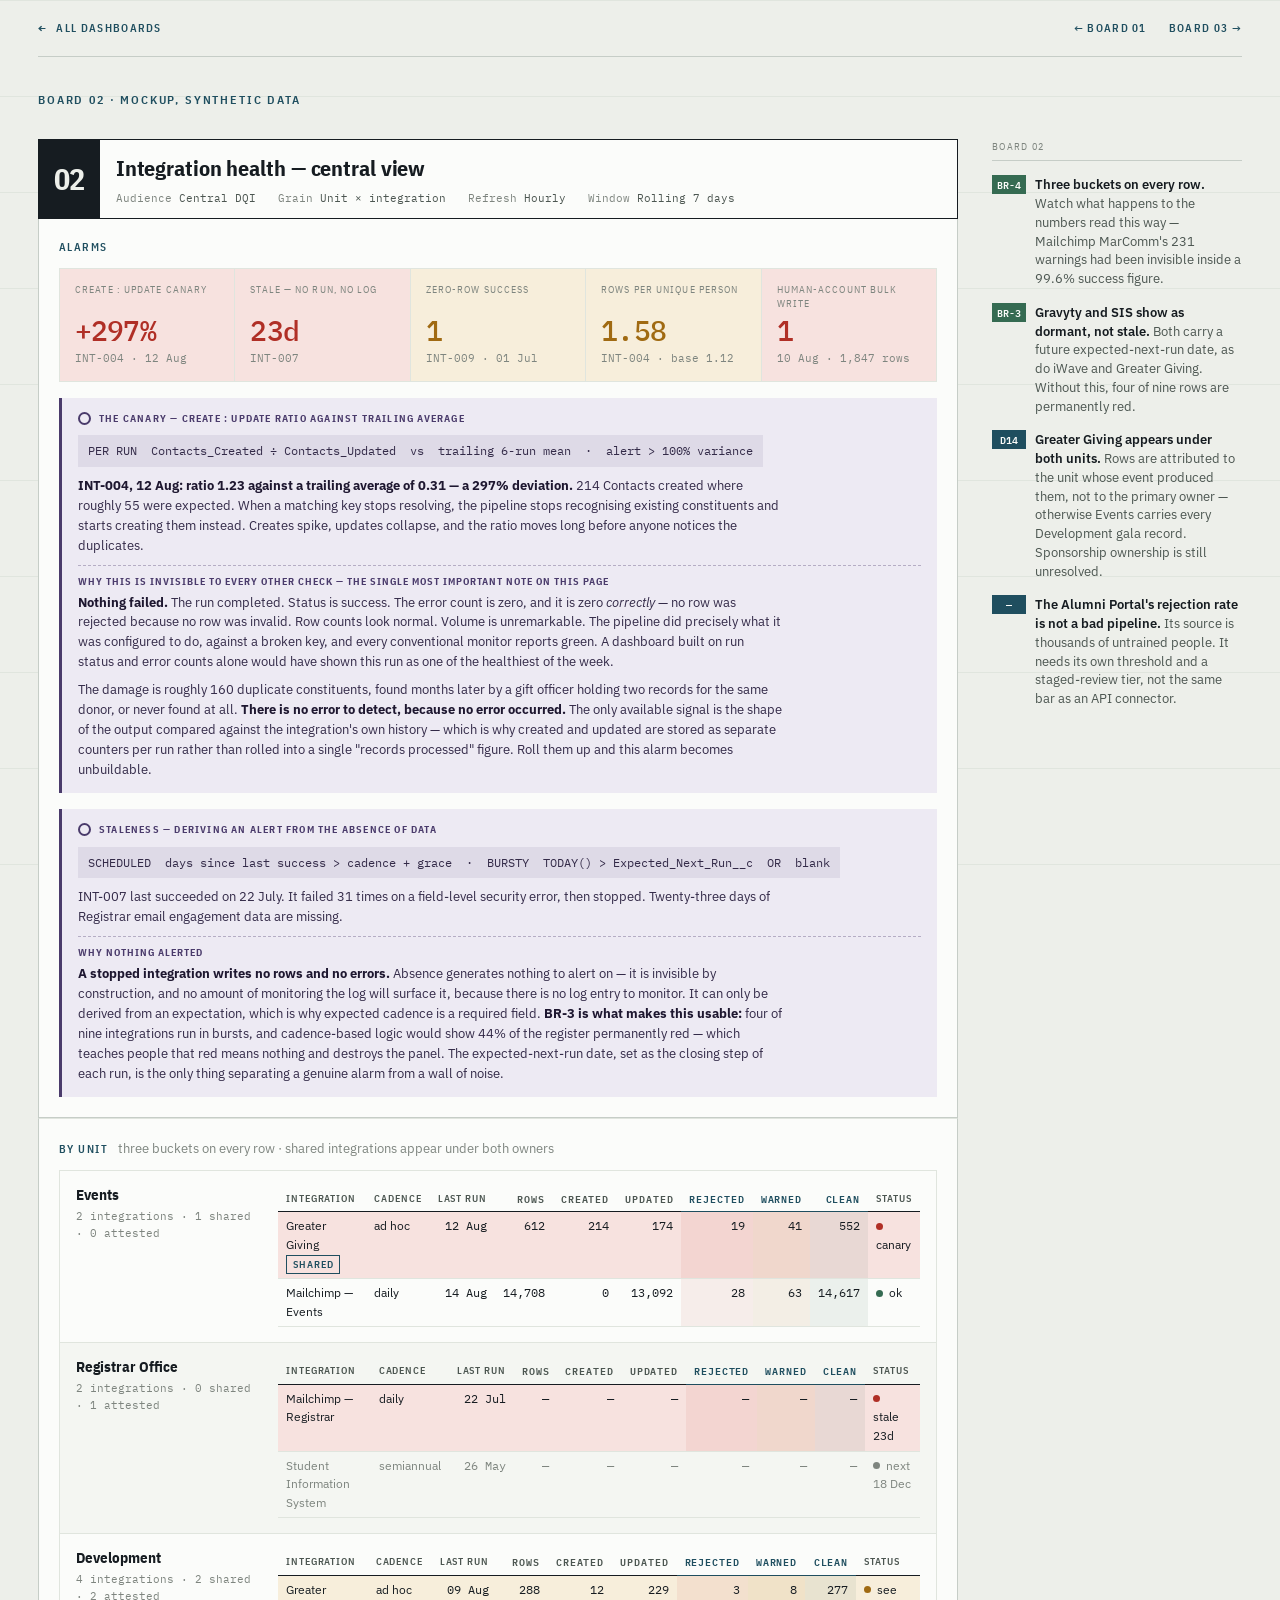
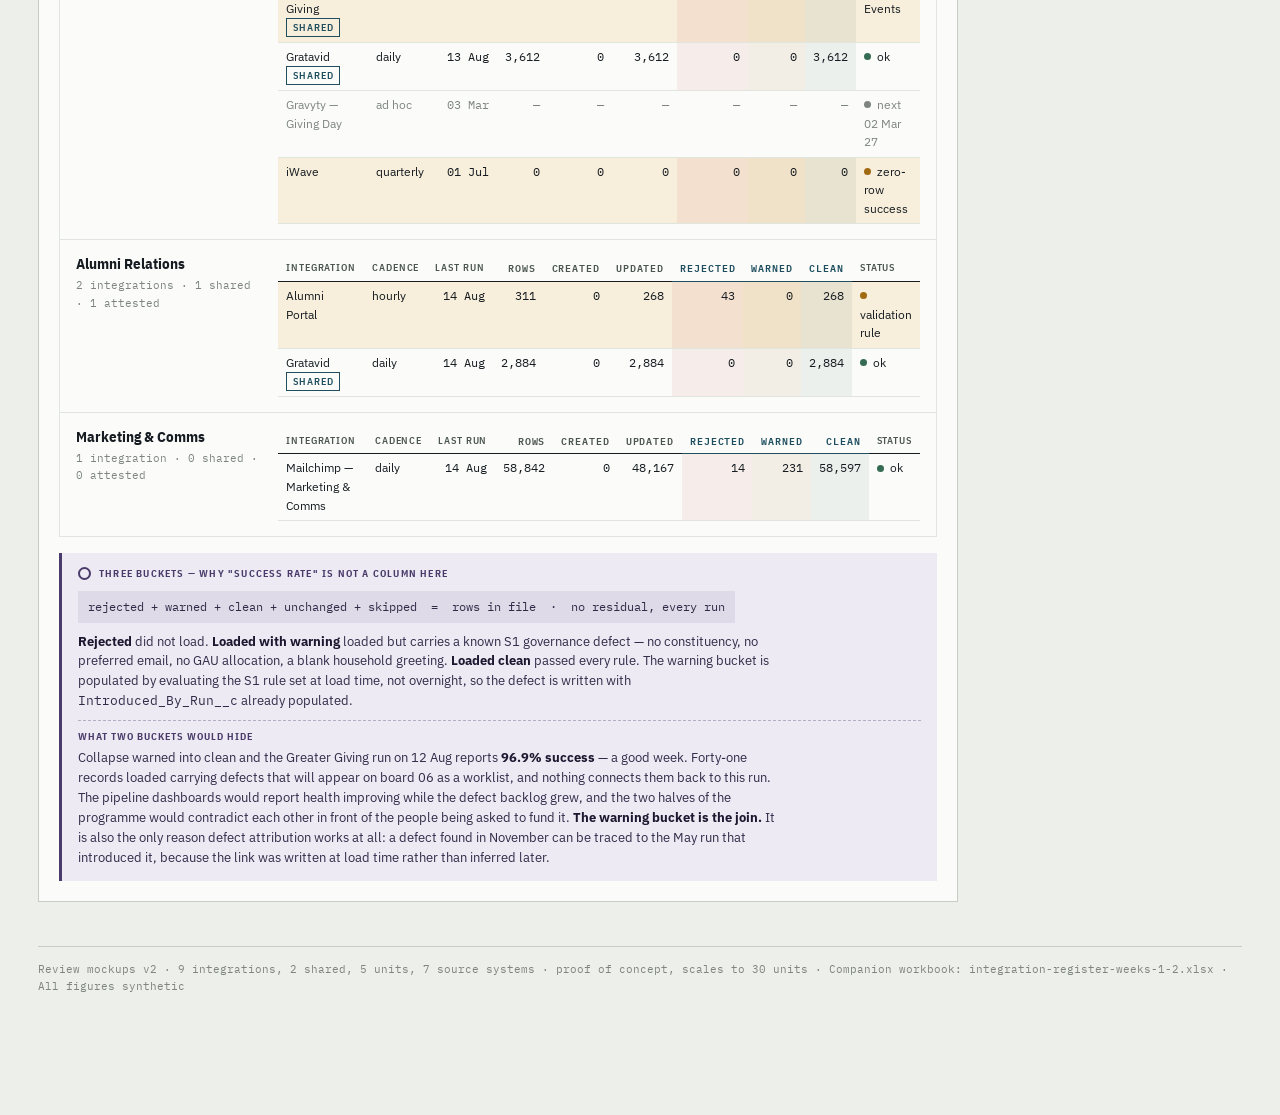
<file: board-02.html>
<!DOCTYPE html>
<html lang="en">
<head>
<meta charset="utf-8">
<meta name="viewport" content="width=device-width, initial-scale=1">
<title>Board 02 — Integration health — central view</title>
<link rel="preconnect" href="https://fonts.googleapis.com">
<link rel="preconnect" href="https://fonts.gstatic.com" crossorigin>
<link href="https://fonts.googleapis.com/css2?family=IBM+Plex+Mono:wght@400;500;600&family=IBM+Plex+Sans+Condensed:wght@500;600;700&family=IBM+Plex+Sans:ital,wght@0,400;0,500;0,600;1,400&display=swap" rel="stylesheet">
<link rel="stylesheet" href="styles.css">
</head>
<body>
<div class="wrap page">
<nav class="nav"><a class="home" href="index.html">All dashboards</a><div class="pager"><a href="board-01.html">← Board 01</a><a href="board-03.html">Board 03 →</a></div></nav><div class="page-mast reveal"><div class="eyebrow">Board 02 · mockup, synthetic data</div></div><section class="board reveal">
<div class="board-main">
  <div class="plate"><div class="plate-no">02</div><div class="plate-body">
    <h2>Integration health — central view</h2>
    <div class="plate-specs"><span>Audience <i>Central DQI</i></span><span>Grain <i>Unit × integration</i></span>
    <span>Refresh <i>Hourly</i></span><span>Window <i>Rolling 7 days</i></span></div></div></div>

  <div class="panel">
    <div class="panel-h">Alarms</div>
    <div class="tiles">
      <div class="tile is-alarm"><div class="tile-k">Create : update canary</div><div class="tile-v">+297%</div><div class="tile-s">INT-004 · 12 Aug</div></div>
      <div class="tile is-alarm"><div class="tile-k">Stale — no run, no log</div><div class="tile-v">23d</div><div class="tile-s">INT-007</div></div>
      <div class="tile is-warn"><div class="tile-k">Zero-row success</div><div class="tile-v">1</div><div class="tile-s">INT-009 · 01 Jul</div></div>
      <div class="tile is-warn"><div class="tile-k">Rows per unique person</div><div class="tile-v">1.58</div><div class="tile-s">INT-004 · base 1.12</div></div>
      <div class="tile is-alarm"><div class="tile-k">Human-account bulk write</div><div class="tile-v">1</div><div class="tile-s">10 Aug · 1,847 rows</div></div>
    </div>

    <div class="method">
      <div class="method-h">The canary — create : update ratio against trailing average</div>
      <div class="logic">PER RUN &nbsp;Contacts_Created ÷ Contacts_Updated &nbsp;vs&nbsp; trailing 6-run mean &nbsp;·&nbsp; alert &gt; 100% variance</div>
      <p><b>INT-004, 12 Aug: ratio 1.23 against a trailing average of 0.31 — a 297% deviation.</b> 214 Contacts created
      where roughly 55 were expected. When a matching key stops resolving, the pipeline stops recognising existing
      constituents and starts creating them instead. Creates spike, updates collapse, and the ratio moves long before
      anyone notices the duplicates.</p>
      <div class="catch"><em>Why this is invisible to every other check — the single most important note on this page</em>
      <p><b>Nothing failed.</b> The run completed. Status is success. The error count is zero, and it is zero
      <i>correctly</i> — no row was rejected because no row was invalid. Row counts look normal. Volume is unremarkable.
      The pipeline did precisely what it was configured to do, against a broken key, and every conventional monitor
      reports green. A dashboard built on run status and error counts alone would have shown this run as one of the
      healthiest of the week.</p>
      <p>The damage is roughly 160 duplicate constituents, found months later by a gift officer holding two records for
      the same donor, or never found at all. <b>There is no error to detect, because no error occurred.</b> The only
      available signal is the shape of the output compared against the integration's own history — which is why created
      and updated are stored as separate counters per run rather than rolled into a single "records processed" figure.
      Roll them up and this alarm becomes unbuildable.</p></div>
    </div>

    <div class="method">
      <div class="method-h">Staleness — deriving an alert from the absence of data</div>
      <div class="logic">SCHEDULED &nbsp;days since last success &gt; cadence + grace &nbsp;·&nbsp; BURSTY &nbsp;TODAY() &gt; Expected_Next_Run__c &nbsp;OR&nbsp; blank</div>
      <p>INT-007 last succeeded on 22 July. It failed 31 times on a field-level security error, then stopped.
      Twenty-three days of Registrar email engagement data are missing.</p>
      <div class="catch"><em>Why nothing alerted</em>
      <p><b>A stopped integration writes no rows and no errors.</b> Absence generates nothing to alert on — it is
      invisible by construction, and no amount of monitoring the log will surface it, because there is no log entry to
      monitor. It can only be derived from an expectation, which is why expected cadence is a required field.
      <b>BR-3 is what makes this usable:</b> four of nine integrations run in bursts, and cadence-based logic would show
      44% of the register permanently red — which teaches people that red means nothing and destroys the panel. The
      expected-next-run date, set as the closing step of each run, is the only thing separating a genuine alarm from a
      wall of noise.</p></div>
    </div>
  </div>

  <div class="panel">
    <div class="panel-h">By unit <span>three buckets on every row · shared integrations appear under both owners</span></div>
    <div class="units">
      <div class="unit">
        <div><div class="unit-name">Events</div><div class="unit-sub">2 integrations · 1 shared · 0 attested</div></div>
        <div class="scroll"><table>
          <thead><tr><th>Integration</th><th>Cadence</th><th>Last run</th><th class="num">Rows</th><th class="num">Created</th><th class="num">Updated</th><th class="num bk">Rejected</th><th class="num bk">Warned</th><th class="num bk">Clean</th><th>Status</th></tr></thead>
          <tbody>
            <tr class="row-alarm"><td>Greater Giving <span class="tag t-shared">shared</span></td><td>ad hoc</td><td class="num">12 Aug</td><td class="num">612</td><td class="num">214</td><td class="num">174</td><td class="num bk-rej">19</td><td class="num bk-warn">41</td><td class="num bk-clean">552</td><td><span class="dot d-alarm"></span>canary</td></tr>
            <tr><td>Mailchimp — Events</td><td>daily</td><td class="num">14 Aug</td><td class="num">14,708</td><td class="num">0</td><td class="num">13,092</td><td class="num bk-rej">28</td><td class="num bk-warn">63</td><td class="num bk-clean">14,617</td><td><span class="dot d-ok"></span>ok</td></tr>
          </tbody></table></div>
      </div>
      <div class="unit quiet">
        <div><div class="unit-name">Registrar Office</div><div class="unit-sub">2 integrations · 0 shared · 1 attested</div></div>
        <div class="scroll"><table>
          <thead><tr><th>Integration</th><th>Cadence</th><th>Last run</th><th class="num">Rows</th><th class="num">Created</th><th class="num">Updated</th><th class="num bk">Rejected</th><th class="num bk">Warned</th><th class="num bk">Clean</th><th>Status</th></tr></thead>
          <tbody>
            <tr class="row-alarm"><td>Mailchimp — Registrar</td><td>daily</td><td class="num">22 Jul</td><td class="num">—</td><td class="num">—</td><td class="num">—</td><td class="num bk-rej">—</td><td class="num bk-warn">—</td><td class="num bk-clean">—</td><td><span class="dot d-alarm"></span>stale 23d</td></tr>
            <tr class="row-inert"><td>Student Information System</td><td>semiannual</td><td class="num">26 May</td><td class="num">—</td><td class="num">—</td><td class="num">—</td><td class="num">—</td><td class="num">—</td><td class="num">—</td><td><span class="dot d-inert"></span>next 18 Dec</td></tr>
          </tbody></table></div>
      </div>
      <div class="unit">
        <div><div class="unit-name">Development</div><div class="unit-sub">4 integrations · 2 shared · 2 attested</div></div>
        <div class="scroll"><table>
          <thead><tr><th>Integration</th><th>Cadence</th><th>Last run</th><th class="num">Rows</th><th class="num">Created</th><th class="num">Updated</th><th class="num bk">Rejected</th><th class="num bk">Warned</th><th class="num bk">Clean</th><th>Status</th></tr></thead>
          <tbody>
            <tr class="row-warn"><td>Greater Giving <span class="tag t-shared">shared</span></td><td>ad hoc</td><td class="num">09 Aug</td><td class="num">288</td><td class="num">12</td><td class="num">229</td><td class="num bk-rej">3</td><td class="num bk-warn">8</td><td class="num bk-clean">277</td><td><span class="dot d-warn"></span>see Events</td></tr>
            <tr><td>Gratavid <span class="tag t-shared">shared</span></td><td>daily</td><td class="num">13 Aug</td><td class="num">3,612</td><td class="num">0</td><td class="num">3,612</td><td class="num bk-rej">0</td><td class="num bk-warn">0</td><td class="num bk-clean">3,612</td><td><span class="dot d-ok"></span>ok</td></tr>
            <tr class="row-inert"><td>Gravyty — Giving Day</td><td>ad hoc</td><td class="num">03 Mar</td><td class="num">—</td><td class="num">—</td><td class="num">—</td><td class="num">—</td><td class="num">—</td><td class="num">—</td><td><span class="dot d-inert"></span>next 02 Mar 27</td></tr>
            <tr class="row-warn"><td>iWave</td><td>quarterly</td><td class="num">01 Jul</td><td class="num">0</td><td class="num">0</td><td class="num">0</td><td class="num bk-rej">0</td><td class="num bk-warn">0</td><td class="num bk-clean">0</td><td><span class="dot d-warn"></span>zero-row success</td></tr>
          </tbody></table></div>
      </div>
      <div class="unit">
        <div><div class="unit-name">Alumni Relations</div><div class="unit-sub">2 integrations · 1 shared · 1 attested</div></div>
        <div class="scroll"><table>
          <thead><tr><th>Integration</th><th>Cadence</th><th>Last run</th><th class="num">Rows</th><th class="num">Created</th><th class="num">Updated</th><th class="num bk">Rejected</th><th class="num bk">Warned</th><th class="num bk">Clean</th><th>Status</th></tr></thead>
          <tbody>
            <tr class="row-warn"><td>Alumni Portal</td><td>hourly</td><td class="num">14 Aug</td><td class="num">311</td><td class="num">0</td><td class="num">268</td><td class="num bk-rej">43</td><td class="num bk-warn">0</td><td class="num bk-clean">268</td><td><span class="dot d-warn"></span>validation rule</td></tr>
            <tr><td>Gratavid <span class="tag t-shared">shared</span></td><td>daily</td><td class="num">14 Aug</td><td class="num">2,884</td><td class="num">0</td><td class="num">2,884</td><td class="num bk-rej">0</td><td class="num bk-warn">0</td><td class="num bk-clean">2,884</td><td><span class="dot d-ok"></span>ok</td></tr>
          </tbody></table></div>
      </div>
      <div class="unit">
        <div><div class="unit-name">Marketing &amp; Comms</div><div class="unit-sub">1 integration · 0 shared · 0 attested</div></div>
        <div class="scroll"><table>
          <thead><tr><th>Integration</th><th>Cadence</th><th>Last run</th><th class="num">Rows</th><th class="num">Created</th><th class="num">Updated</th><th class="num bk">Rejected</th><th class="num bk">Warned</th><th class="num bk">Clean</th><th>Status</th></tr></thead>
          <tbody>
            <tr><td>Mailchimp — Marketing &amp; Comms</td><td>daily</td><td class="num">14 Aug</td><td class="num">58,842</td><td class="num">0</td><td class="num">48,167</td><td class="num bk-rej">14</td><td class="num bk-warn">231</td><td class="num bk-clean">58,597</td><td><span class="dot d-ok"></span>ok</td></tr>
          </tbody></table></div>
      </div>
    </div>

    <div class="method">
      <div class="method-h">Three buckets — why "success rate" is not a column here</div>
      <div class="logic">rejected + warned + clean + unchanged + skipped &nbsp;=&nbsp; rows in file &nbsp;·&nbsp; no residual, every run</div>
      <p><b>Rejected</b> did not load. <b>Loaded with warning</b> loaded but carries a known S1 governance defect — no
      constituency, no preferred email, no GAU allocation, a blank household greeting. <b>Loaded clean</b> passed every
      rule. The warning bucket is populated by evaluating the S1 rule set at load time, not overnight, so the defect is
      written with <span class="mono">Introduced_By_Run__c</span> already populated.</p>
      <div class="catch"><em>What two buckets would hide</em>
      <p>Collapse warned into clean and the Greater Giving run on 12 Aug reports <b>96.9% success</b> — a good week.
      Forty-one records loaded carrying defects that will appear on board 06 as a worklist, and nothing connects them
      back to this run. The pipeline dashboards would report health improving while the defect backlog grew, and the two
      halves of the programme would contradict each other in front of the people being asked to fund it.
      <b>The warning bucket is the join.</b> It is also the only reason defect attribution works at all: a defect found
      in November can be traced to the May run that introduced it, because the link was written at load time rather than
      inferred later.</p></div>
    </div>
  </div>
</div>
<aside class="gutter">
  <div class="gutter-h">Board 02</div>
  <div class="pin"><div class="pin-no done">BR-4</div><p><b>Three buckets on every row.</b> Watch what happens to the numbers read this way — Mailchimp MarComm's 231 warnings had been invisible inside a 99.6% success figure.</p></div>
  <div class="pin"><div class="pin-no done">BR-3</div><p><b>Gravyty and SIS show as dormant, not stale.</b> Both carry a future expected-next-run date, as do iWave and Greater Giving. Without this, four of nine rows are permanently red.</p></div>
  <div class="pin"><div class="pin-no">D14</div><p><b>Greater Giving appears under both units.</b> Rows are attributed to the unit whose event produced them, not to the primary owner — otherwise Events carries every Development gala record. Sponsorship ownership is still unresolved.</p></div>
  <div class="pin"><div class="pin-no">—</div><p><b>The Alumni Portal's rejection rate is not a bad pipeline.</b> Its source is thousands of untrained people. It needs its own threshold and a staged-review tier, not the same bar as an API connector.</p></div>
</aside>
</section>
<div class="foot">
  Review mockups v2 · 9 integrations, 2 shared, 5 units, 7 source systems · proof of concept, scales to 30 units ·
  Companion workbook: integration-register-weeks-1-2.xlsx · All figures synthetic
</div>
</div>
<script>document.querySelectorAll('.reveal').forEach((el,i)=>{el.style.animationDelay=(i*70)+'ms';});</script>
</body>
</html>
</file>
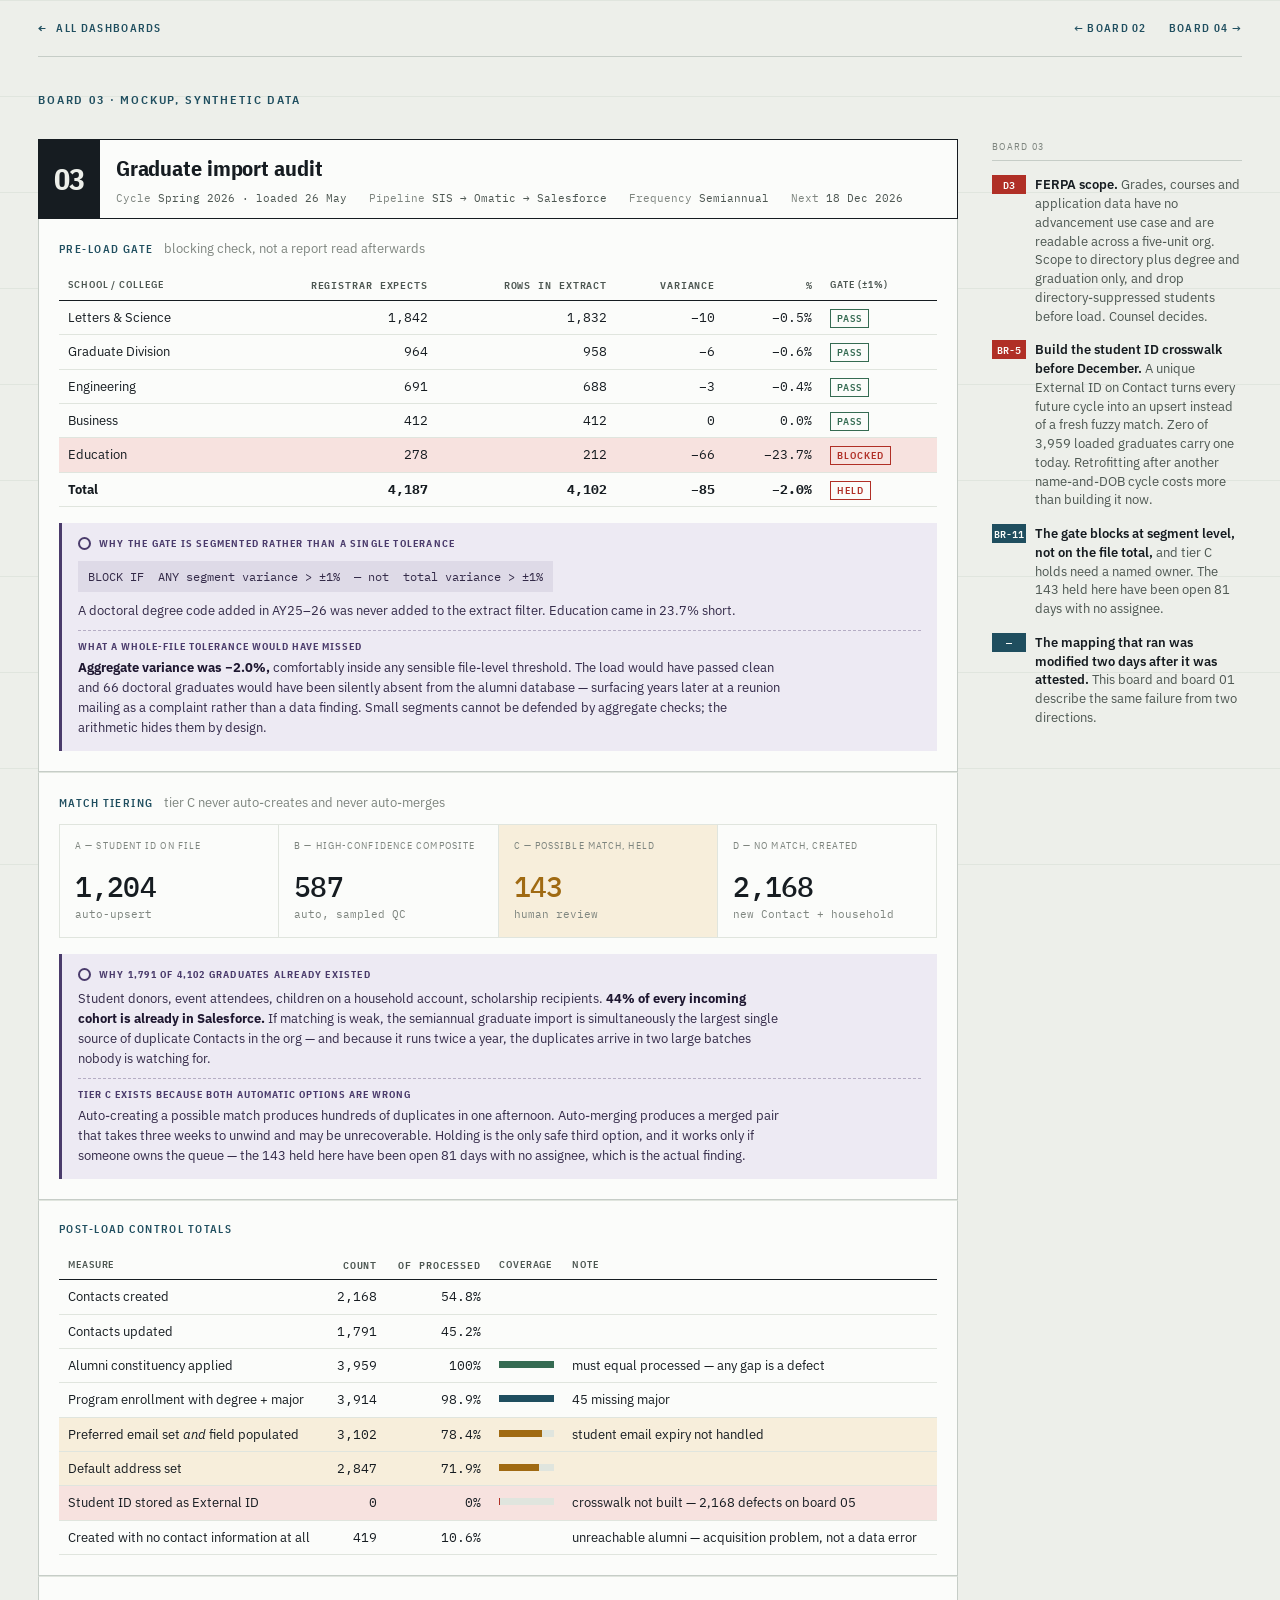
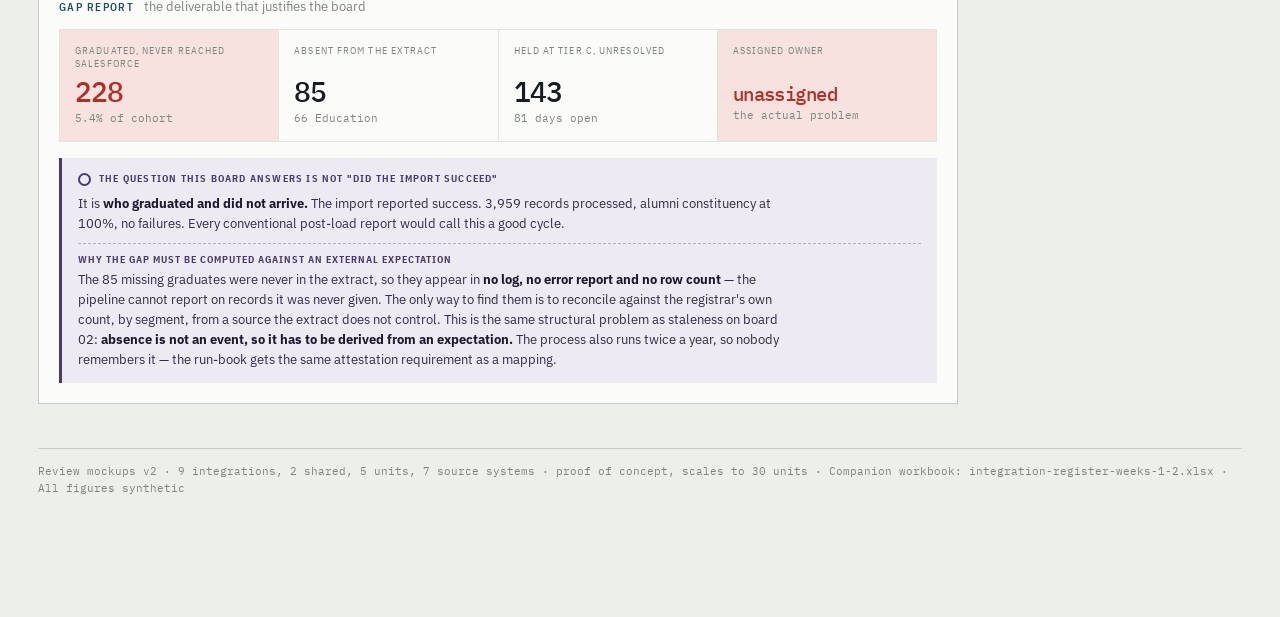
<file: board-03.html>
<!DOCTYPE html>
<html lang="en">
<head>
<meta charset="utf-8">
<meta name="viewport" content="width=device-width, initial-scale=1">
<title>Board 03 — Graduate import audit</title>
<link rel="preconnect" href="https://fonts.googleapis.com">
<link rel="preconnect" href="https://fonts.gstatic.com" crossorigin>
<link href="https://fonts.googleapis.com/css2?family=IBM+Plex+Mono:wght@400;500;600&family=IBM+Plex+Sans+Condensed:wght@500;600;700&family=IBM+Plex+Sans:ital,wght@0,400;0,500;0,600;1,400&display=swap" rel="stylesheet">
<link rel="stylesheet" href="styles.css">
</head>
<body>
<div class="wrap page">
<nav class="nav"><a class="home" href="index.html">All dashboards</a><div class="pager"><a href="board-02.html">← Board 02</a><a href="board-04.html">Board 04 →</a></div></nav><div class="page-mast reveal"><div class="eyebrow">Board 03 · mockup, synthetic data</div></div><section class="board reveal">
<div class="board-main">
  <div class="plate"><div class="plate-no">03</div><div class="plate-body">
    <h2>Graduate import audit</h2>
    <div class="plate-specs"><span>Cycle <i>Spring 2026 · loaded 26 May</i></span><span>Pipeline <i>SIS → Omatic → Salesforce</i></span>
    <span>Frequency <i>Semiannual</i></span><span>Next <i>18 Dec 2026</i></span></div></div></div>

  <div class="panel">
    <div class="panel-h">Pre-load gate <span>blocking check, not a report read afterwards</span></div>
    <div class="scroll"><table>
      <thead><tr><th>School / college</th><th class="num">Registrar expects</th><th class="num">Rows in extract</th><th class="num">Variance</th><th class="num">%</th><th>Gate (±1%)</th></tr></thead>
      <tbody>
        <tr><td>Letters &amp; Science</td><td class="num">1,842</td><td class="num">1,832</td><td class="num">−10</td><td class="num">−0.5%</td><td><span class="tag t-ok">pass</span></td></tr>
        <tr><td>Graduate Division</td><td class="num">964</td><td class="num">958</td><td class="num">−6</td><td class="num">−0.6%</td><td><span class="tag t-ok">pass</span></td></tr>
        <tr><td>Engineering</td><td class="num">691</td><td class="num">688</td><td class="num">−3</td><td class="num">−0.4%</td><td><span class="tag t-ok">pass</span></td></tr>
        <tr><td>Business</td><td class="num">412</td><td class="num">412</td><td class="num">0</td><td class="num">0.0%</td><td><span class="tag t-ok">pass</span></td></tr>
        <tr class="row-alarm"><td>Education</td><td class="num">278</td><td class="num">212</td><td class="num">−66</td><td class="num">−23.7%</td><td><span class="tag t-alarm">blocked</span></td></tr>
        <tr><td><b>Total</b></td><td class="num"><b>4,187</b></td><td class="num"><b>4,102</b></td><td class="num"><b>−85</b></td><td class="num"><b>−2.0%</b></td><td><span class="tag t-alarm">held</span></td></tr>
      </tbody></table></div>
    <div class="method">
      <div class="method-h">Why the gate is segmented rather than a single tolerance</div>
      <div class="logic">BLOCK IF &nbsp;ANY segment variance &gt; ±1% &nbsp;— not&nbsp; total variance &gt; ±1%</div>
      <p>A doctoral degree code added in AY25–26 was never added to the extract filter. Education came in 23.7% short.</p>
      <div class="catch"><em>What a whole-file tolerance would have missed</em>
      <p><b>Aggregate variance was −2.0%,</b> comfortably inside any sensible file-level threshold. The load would have
      passed clean and 66 doctoral graduates would have been silently absent from the alumni database — surfacing years
      later at a reunion mailing as a complaint rather than a data finding. Small segments cannot be defended by
      aggregate checks; the arithmetic hides them by design.</p></div>
    </div>
  </div>

  <div class="panel">
    <div class="panel-h">Match tiering <span>tier C never auto-creates and never auto-merges</span></div>
    <div class="tiles">
      <div class="tile"><div class="tile-k">A — student ID on file</div><div class="tile-v">1,204</div><div class="tile-s">auto-upsert</div></div>
      <div class="tile"><div class="tile-k">B — high-confidence composite</div><div class="tile-v">587</div><div class="tile-s">auto, sampled QC</div></div>
      <div class="tile is-warn"><div class="tile-k">C — possible match, held</div><div class="tile-v">143</div><div class="tile-s">human review</div></div>
      <div class="tile"><div class="tile-k">D — no match, created</div><div class="tile-v">2,168</div><div class="tile-s">new Contact + household</div></div>
    </div>
    <div class="method">
      <div class="method-h">Why 1,791 of 4,102 graduates already existed</div>
      <p>Student donors, event attendees, children on a household account, scholarship recipients. <b>44% of every
      incoming cohort is already in Salesforce.</b> If matching is weak, the semiannual graduate import is simultaneously
      the largest single source of duplicate Contacts in the org — and because it runs twice a year, the duplicates
      arrive in two large batches nobody is watching for.</p>
      <div class="catch"><em>Tier C exists because both automatic options are wrong</em>
      <p>Auto-creating a possible match produces hundreds of duplicates in one afternoon. Auto-merging produces a merged
      pair that takes three weeks to unwind and may be unrecoverable. Holding is the only safe third option, and it works
      only if someone owns the queue — the 143 held here have been open 81 days with no assignee, which is the actual
      finding.</p></div>
    </div>
  </div>

  <div class="panel">
    <div class="panel-h">Post-load control totals</div>
    <div class="scroll"><table>
      <thead><tr><th>Measure</th><th class="num">Count</th><th class="num">Of processed</th><th>Coverage</th><th>Note</th></tr></thead>
      <tbody>
        <tr><td>Contacts created</td><td class="num">2,168</td><td class="num">54.8%</td><td></td><td></td></tr>
        <tr><td>Contacts updated</td><td class="num">1,791</td><td class="num">45.2%</td><td></td><td></td></tr>
        <tr><td>Alumni constituency applied</td><td class="num">3,959</td><td class="num">100%</td><td><div class="bar"><i class="is-ok" style="width:100%"></i></div></td><td>must equal processed — any gap is a defect</td></tr>
        <tr><td>Program enrollment with degree + major</td><td class="num">3,914</td><td class="num">98.9%</td><td><div class="bar"><i style="width:98.9%"></i></div></td><td>45 missing major</td></tr>
        <tr class="row-warn"><td>Preferred email set <i>and</i> field populated</td><td class="num">3,102</td><td class="num">78.4%</td><td><div class="bar"><i class="is-warn" style="width:78.4%"></i></div></td><td>student email expiry not handled</td></tr>
        <tr class="row-warn"><td>Default address set</td><td class="num">2,847</td><td class="num">71.9%</td><td><div class="bar"><i class="is-warn" style="width:71.9%"></i></div></td><td></td></tr>
        <tr class="row-alarm"><td>Student ID stored as External ID</td><td class="num">0</td><td class="num">0%</td><td><div class="bar"><i class="is-alarm" style="width:1%"></i></div></td><td>crosswalk not built — 2,168 defects on board 05</td></tr>
        <tr><td>Created with no contact information at all</td><td class="num">419</td><td class="num">10.6%</td><td></td><td>unreachable alumni — acquisition problem, not a data error</td></tr>
      </tbody></table></div>
  </div>

  <div class="panel">
    <div class="panel-h">Gap report <span>the deliverable that justifies the board</span></div>
    <div class="tiles">
      <div class="tile is-alarm"><div class="tile-k">Graduated, never reached Salesforce</div><div class="tile-v">228</div><div class="tile-s">5.4% of cohort</div></div>
      <div class="tile"><div class="tile-k">Absent from the extract</div><div class="tile-v">85</div><div class="tile-s">66 Education</div></div>
      <div class="tile"><div class="tile-k">Held at tier C, unresolved</div><div class="tile-v">143</div><div class="tile-s">81 days open</div></div>
      <div class="tile is-alarm"><div class="tile-k">Assigned owner</div><div class="tile-v" style="font-size:19px;padding-top:7px">unassigned</div><div class="tile-s">the actual problem</div></div>
    </div>
    <div class="method">
      <div class="method-h">The question this board answers is not "did the import succeed"</div>
      <p>It is <b>who graduated and did not arrive.</b> The import reported success. 3,959 records processed, alumni
      constituency at 100%, no failures. Every conventional post-load report would call this a good cycle.</p>
      <div class="catch"><em>Why the gap must be computed against an external expectation</em>
      <p>The 85 missing graduates were never in the extract, so they appear in <b>no log, no error report and no row
      count</b> — the pipeline cannot report on records it was never given. The only way to find them is to reconcile
      against the registrar's own count, by segment, from a source the extract does not control. This is the same
      structural problem as staleness on board 02: <b>absence is not an event, so it has to be derived from an
      expectation.</b> The process also runs twice a year, so nobody remembers it — the run-book gets the same
      attestation requirement as a mapping.</p></div>
    </div>
  </div>
</div>
<aside class="gutter">
  <div class="gutter-h">Board 03</div>
  <div class="pin"><div class="pin-no crit">D3</div><p><b>FERPA scope.</b> Grades, courses and application data have no advancement use case and are readable across a five-unit org. Scope to directory plus degree and graduation only, and drop directory-suppressed students before load. Counsel decides.</p></div>
  <div class="pin"><div class="pin-no crit">BR-5</div><p><b>Build the student ID crosswalk before December.</b> A unique External ID on Contact turns every future cycle into an upsert instead of a fresh fuzzy match. Zero of 3,959 loaded graduates carry one today. Retrofitting after another name-and-DOB cycle costs more than building it now.</p></div>
  <div class="pin"><div class="pin-no">BR-11</div><p><b>The gate blocks at segment level, not on the file total,</b> and tier C holds need a named owner. The 143 held here have been open 81 days with no assignee.</p></div>
  <div class="pin"><div class="pin-no">—</div><p><b>The mapping that ran was modified two days after it was attested.</b> This board and board 01 describe the same failure from two directions.</p></div>
</aside>
</section>
<div class="foot">
  Review mockups v2 · 9 integrations, 2 shared, 5 units, 7 source systems · proof of concept, scales to 30 units ·
  Companion workbook: integration-register-weeks-1-2.xlsx · All figures synthetic
</div>
</div>
<script>document.querySelectorAll('.reveal').forEach((el,i)=>{el.style.animationDelay=(i*70)+'ms';});</script>
</body>
</html>
</file>
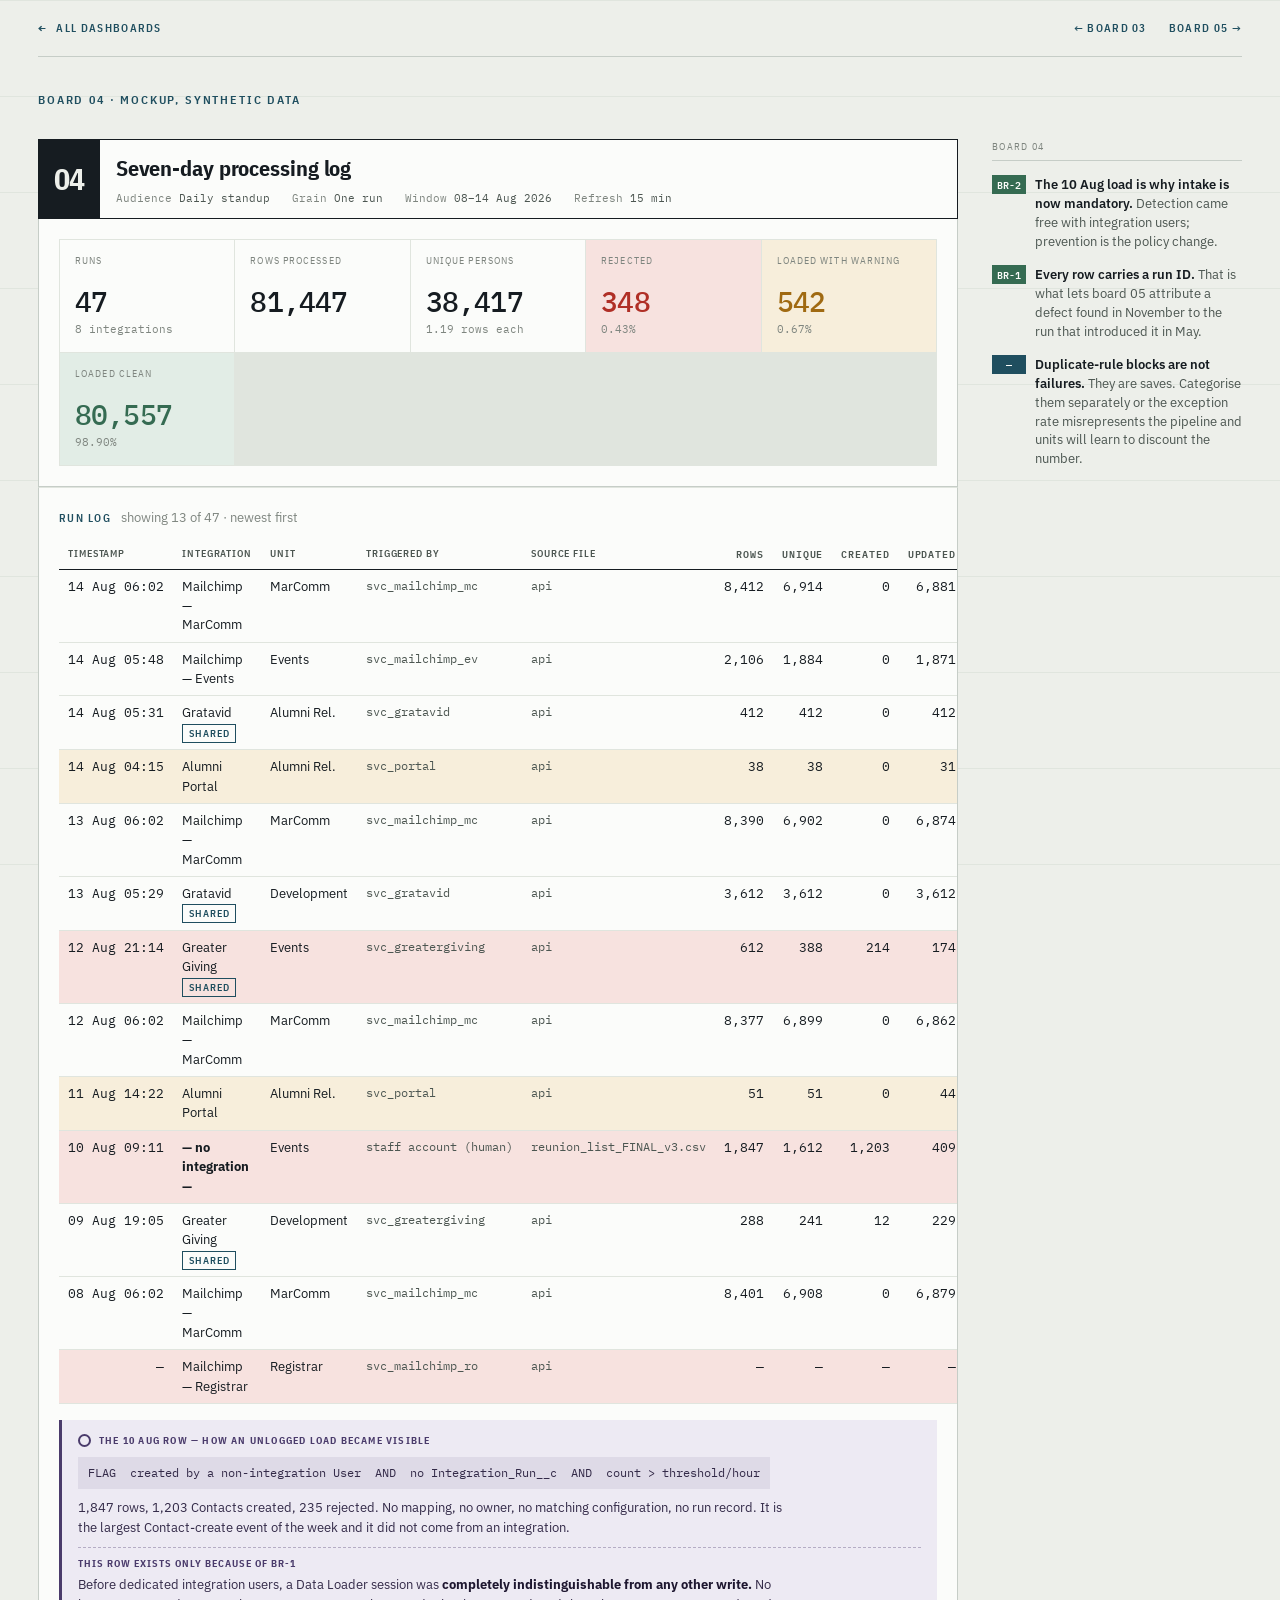
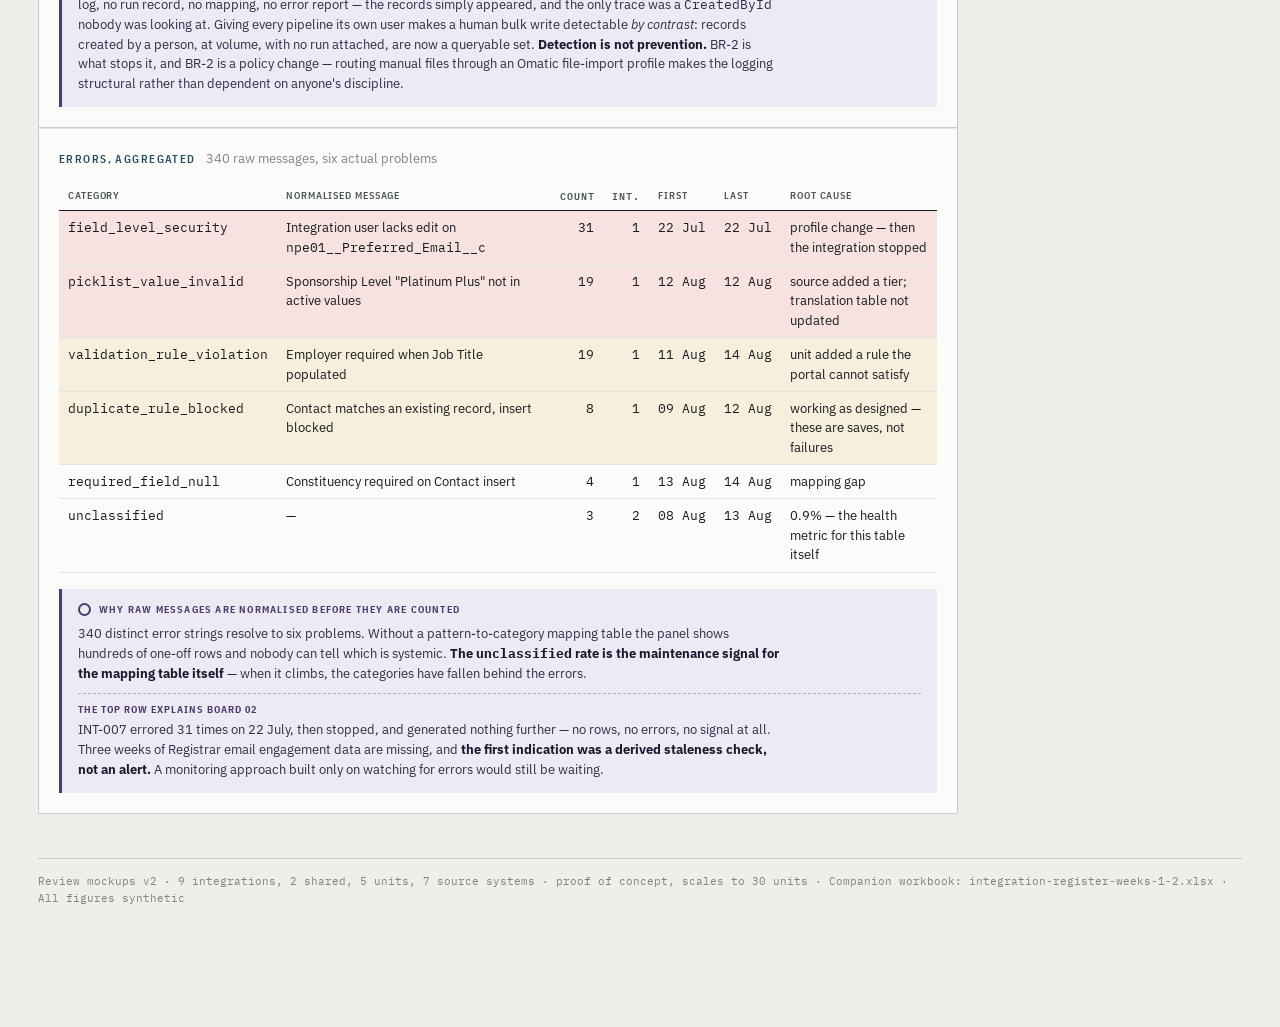
<file: board-04.html>
<!DOCTYPE html>
<html lang="en">
<head>
<meta charset="utf-8">
<meta name="viewport" content="width=device-width, initial-scale=1">
<title>Board 04 — Seven-day processing log</title>
<link rel="preconnect" href="https://fonts.googleapis.com">
<link rel="preconnect" href="https://fonts.gstatic.com" crossorigin>
<link href="https://fonts.googleapis.com/css2?family=IBM+Plex+Mono:wght@400;500;600&family=IBM+Plex+Sans+Condensed:wght@500;600;700&family=IBM+Plex+Sans:ital,wght@0,400;0,500;0,600;1,400&display=swap" rel="stylesheet">
<link rel="stylesheet" href="styles.css">
</head>
<body>
<div class="wrap page">
<nav class="nav"><a class="home" href="index.html">All dashboards</a><div class="pager"><a href="board-03.html">← Board 03</a><a href="board-05.html">Board 05 →</a></div></nav><div class="page-mast reveal"><div class="eyebrow">Board 04 · mockup, synthetic data</div></div><section class="board reveal">
<div class="board-main">
  <div class="plate"><div class="plate-no">04</div><div class="plate-body">
    <h2>Seven-day processing log</h2>
    <div class="plate-specs"><span>Audience <i>Daily standup</i></span><span>Grain <i>One run</i></span>
    <span>Window <i>08–14 Aug 2026</i></span><span>Refresh <i>15 min</i></span></div></div></div>

  <div class="panel">
    <div class="tiles">
      <div class="tile"><div class="tile-k">Runs</div><div class="tile-v">47</div><div class="tile-s">8 integrations</div></div>
      <div class="tile"><div class="tile-k">Rows processed</div><div class="tile-v">81,447</div></div>
      <div class="tile"><div class="tile-k">Unique persons</div><div class="tile-v">38,417</div><div class="tile-s">1.19 rows each</div></div>
      <div class="tile is-alarm"><div class="tile-k">Rejected</div><div class="tile-v">348</div><div class="tile-s">0.43%</div></div>
      <div class="tile is-warn"><div class="tile-k">Loaded with warning</div><div class="tile-v">542</div><div class="tile-s">0.67%</div></div>
      <div class="tile is-ok"><div class="tile-k">Loaded clean</div><div class="tile-v">80,557</div><div class="tile-s">98.90%</div></div>
    </div>
  </div>

  <div class="panel">
    <div class="panel-h">Run log <span>showing 13 of 47 · newest first</span></div>
    <div class="scroll"><table>
      <thead><tr><th>Timestamp</th><th>Integration</th><th>Unit</th><th>Triggered by</th><th>Source file</th>
      <th class="num">Rows</th><th class="num">Unique</th><th class="num">Created</th><th class="num">Updated</th>
      <th class="num bk">Rej</th><th class="num bk">Warn</th><th class="num bk">Clean</th><th>Status</th></tr></thead>
      <tbody>
        <tr><td class="num">14 Aug 06:02</td><td>Mailchimp — MarComm</td><td>MarComm</td><td class="id">svc_mailchimp_mc</td><td class="id">api</td><td class="num">8,412</td><td class="num">6,914</td><td class="num">0</td><td class="num">6,881</td><td class="num bk-rej">2</td><td class="num bk-warn">33</td><td class="num bk-clean">8,377</td><td><span class="dot d-ok"></span>success</td></tr>
        <tr><td class="num">14 Aug 05:48</td><td>Mailchimp — Events</td><td>Events</td><td class="id">svc_mailchimp_ev</td><td class="id">api</td><td class="num">2,106</td><td class="num">1,884</td><td class="num">0</td><td class="num">1,871</td><td class="num bk-rej">4</td><td class="num bk-warn">9</td><td class="num bk-clean">2,093</td><td><span class="dot d-ok"></span>success</td></tr>
        <tr><td class="num">14 Aug 05:31</td><td>Gratavid <span class="tag t-shared">shared</span></td><td>Alumni Rel.</td><td class="id">svc_gratavid</td><td class="id">api</td><td class="num">412</td><td class="num">412</td><td class="num">0</td><td class="num">412</td><td class="num bk-rej">0</td><td class="num bk-warn">0</td><td class="num bk-clean">412</td><td><span class="dot d-ok"></span>success</td></tr>
        <tr class="row-warn"><td class="num">14 Aug 04:15</td><td>Alumni Portal</td><td>Alumni Rel.</td><td class="id">svc_portal</td><td class="id">api</td><td class="num">38</td><td class="num">38</td><td class="num">0</td><td class="num">31</td><td class="num bk-rej">7</td><td class="num bk-warn">0</td><td class="num bk-clean">31</td><td><span class="dot d-warn"></span>partial</td></tr>
        <tr><td class="num">13 Aug 06:02</td><td>Mailchimp — MarComm</td><td>MarComm</td><td class="id">svc_mailchimp_mc</td><td class="id">api</td><td class="num">8,390</td><td class="num">6,902</td><td class="num">0</td><td class="num">6,874</td><td class="num bk-rej">1</td><td class="num bk-warn">29</td><td class="num bk-clean">8,360</td><td><span class="dot d-ok"></span>success</td></tr>
        <tr><td class="num">13 Aug 05:29</td><td>Gratavid <span class="tag t-shared">shared</span></td><td>Development</td><td class="id">svc_gratavid</td><td class="id">api</td><td class="num">3,612</td><td class="num">3,612</td><td class="num">0</td><td class="num">3,612</td><td class="num bk-rej">0</td><td class="num bk-warn">0</td><td class="num bk-clean">3,612</td><td><span class="dot d-ok"></span>success</td></tr>
        <tr class="row-alarm"><td class="num">12 Aug 21:14</td><td>Greater Giving <span class="tag t-shared">shared</span></td><td>Events</td><td class="id">svc_greatergiving</td><td class="id">api</td><td class="num">612</td><td class="num">388</td><td class="num">214</td><td class="num">174</td><td class="num bk-rej">19</td><td class="num bk-warn">41</td><td class="num bk-clean">552</td><td><span class="dot d-alarm"></span>canary +297%</td></tr>
        <tr><td class="num">12 Aug 06:02</td><td>Mailchimp — MarComm</td><td>MarComm</td><td class="id">svc_mailchimp_mc</td><td class="id">api</td><td class="num">8,377</td><td class="num">6,899</td><td class="num">0</td><td class="num">6,862</td><td class="num bk-rej">3</td><td class="num bk-warn">34</td><td class="num bk-clean">8,340</td><td><span class="dot d-ok"></span>success</td></tr>
        <tr class="row-warn"><td class="num">11 Aug 14:22</td><td>Alumni Portal</td><td>Alumni Rel.</td><td class="id">svc_portal</td><td class="id">api</td><td class="num">51</td><td class="num">51</td><td class="num">0</td><td class="num">44</td><td class="num bk-rej">7</td><td class="num bk-warn">0</td><td class="num bk-clean">44</td><td><span class="dot d-warn"></span>partial</td></tr>
        <tr class="row-alarm"><td class="num">10 Aug 09:11</td><td><b>— no integration —</b></td><td>Events</td><td class="id">staff account (human)</td><td class="id">reunion_list_FINAL_v3.csv</td><td class="num">1,847</td><td class="num">1,612</td><td class="num">1,203</td><td class="num">409</td><td class="num bk-rej">235</td><td class="num">—</td><td class="num">—</td><td><span class="dot d-alarm"></span>unlogged</td></tr>
        <tr><td class="num">09 Aug 19:05</td><td>Greater Giving <span class="tag t-shared">shared</span></td><td>Development</td><td class="id">svc_greatergiving</td><td class="id">api</td><td class="num">288</td><td class="num">241</td><td class="num">12</td><td class="num">229</td><td class="num bk-rej">3</td><td class="num bk-warn">8</td><td class="num bk-clean">277</td><td><span class="dot d-ok"></span>success</td></tr>
        <tr><td class="num">08 Aug 06:02</td><td>Mailchimp — MarComm</td><td>MarComm</td><td class="id">svc_mailchimp_mc</td><td class="id">api</td><td class="num">8,401</td><td class="num">6,908</td><td class="num">0</td><td class="num">6,879</td><td class="num bk-rej">2</td><td class="num bk-warn">31</td><td class="num bk-clean">8,368</td><td><span class="dot d-ok"></span>success</td></tr>
        <tr class="row-alarm"><td class="num">—</td><td>Mailchimp — Registrar</td><td>Registrar</td><td class="id">svc_mailchimp_ro</td><td class="id">api</td><td class="num">—</td><td class="num">—</td><td class="num">—</td><td class="num">—</td><td class="num">—</td><td class="num">—</td><td class="num">—</td><td><span class="dot d-alarm"></span>no run · 23d</td></tr>
      </tbody></table></div>

    <div class="method">
      <div class="method-h">The 10 Aug row — how an unlogged load became visible</div>
      <div class="logic">FLAG &nbsp;created by a non-integration User &nbsp;AND&nbsp; no Integration_Run__c &nbsp;AND&nbsp; count &gt; threshold/hour</div>
      <p>1,847 rows, 1,203 Contacts created, 235 rejected. No mapping, no owner, no matching configuration, no run
      record. It is the largest Contact-create event of the week and it did not come from an integration.</p>
      <div class="catch"><em>This row exists only because of BR-1</em>
      <p>Before dedicated integration users, a Data Loader session was <b>completely indistinguishable from any other
      write.</b> No log, no run record, no mapping, no error report — the records simply appeared, and the only trace was
      a <span class="mono">CreatedById</span> nobody was looking at. Giving every pipeline its own user makes a human
      bulk write detectable <i>by contrast</i>: records created by a person, at volume, with no run attached, are now a
      queryable set. <b>Detection is not prevention.</b> BR-2 is what stops it, and BR-2 is a policy change — routing
      manual files through an Omatic file-import profile makes the logging structural rather than dependent on anyone's
      discipline.</p></div>
    </div>
  </div>

  <div class="panel">
    <div class="panel-h">Errors, aggregated <span>340 raw messages, six actual problems</span></div>
    <div class="scroll"><table>
      <thead><tr><th>Category</th><th>Normalised message</th><th class="num">Count</th><th class="num">Int.</th><th>First</th><th>Last</th><th>Root cause</th></tr></thead>
      <tbody>
        <tr class="row-alarm"><td class="mono">field_level_security</td><td>Integration user lacks edit on <span class="mono">npe01__Preferred_Email__c</span></td><td class="num">31</td><td class="num">1</td><td class="num">22 Jul</td><td class="num">22 Jul</td><td>profile change — then the integration stopped</td></tr>
        <tr class="row-alarm"><td class="mono">picklist_value_invalid</td><td>Sponsorship Level "Platinum Plus" not in active values</td><td class="num">19</td><td class="num">1</td><td class="num">12 Aug</td><td class="num">12 Aug</td><td>source added a tier; translation table not updated</td></tr>
        <tr class="row-warn"><td class="mono">validation_rule_violation</td><td>Employer required when Job Title populated</td><td class="num">19</td><td class="num">1</td><td class="num">11 Aug</td><td class="num">14 Aug</td><td>unit added a rule the portal cannot satisfy</td></tr>
        <tr class="row-warn"><td class="mono">duplicate_rule_blocked</td><td>Contact matches an existing record, insert blocked</td><td class="num">8</td><td class="num">1</td><td class="num">09 Aug</td><td class="num">12 Aug</td><td>working as designed — these are saves, not failures</td></tr>
        <tr><td class="mono">required_field_null</td><td>Constituency required on Contact insert</td><td class="num">4</td><td class="num">1</td><td class="num">13 Aug</td><td class="num">14 Aug</td><td>mapping gap</td></tr>
        <tr><td class="mono">unclassified</td><td>—</td><td class="num">3</td><td class="num">2</td><td class="num">08 Aug</td><td class="num">13 Aug</td><td>0.9% — the health metric for this table itself</td></tr>
      </tbody></table></div>
    <div class="method">
      <div class="method-h">Why raw messages are normalised before they are counted</div>
      <p>340 distinct error strings resolve to six problems. Without a pattern-to-category mapping table the panel shows
      hundreds of one-off rows and nobody can tell which is systemic. <b>The <span class="mono">unclassified</span> rate
      is the maintenance signal for the mapping table itself</b> — when it climbs, the categories have fallen behind the
      errors.</p>
      <div class="catch"><em>The top row explains board 02</em>
      <p>INT-007 errored 31 times on 22 July, then stopped, and generated nothing further — no rows, no errors, no
      signal at all. Three weeks of Registrar email engagement data are missing, and <b>the first indication was a
      derived staleness check, not an alert.</b> A monitoring approach built only on watching for errors would still be
      waiting.</p></div>
    </div>
  </div>
</div>
<aside class="gutter">
  <div class="gutter-h">Board 04</div>
  <div class="pin"><div class="pin-no done">BR-2</div><p><b>The 10 Aug load is why intake is now mandatory.</b> Detection came free with integration users; prevention is the policy change.</p></div>
  <div class="pin"><div class="pin-no done">BR-1</div><p><b>Every row carries a run ID.</b> That is what lets board 05 attribute a defect found in November to the run that introduced it in May.</p></div>
  <div class="pin"><div class="pin-no">—</div><p><b>Duplicate-rule blocks are not failures.</b> They are saves. Categorise them separately or the exception rate misrepresents the pipeline and units will learn to discount the number.</p></div>
</aside>
</section>
<div class="foot">
  Review mockups v2 · 9 integrations, 2 shared, 5 units, 7 source systems · proof of concept, scales to 30 units ·
  Companion workbook: integration-register-weeks-1-2.xlsx · All figures synthetic
</div>
</div>
<script>document.querySelectorAll('.reveal').forEach((el,i)=>{el.style.animationDelay=(i*70)+'ms';});</script>
</body>
</html>
</file>
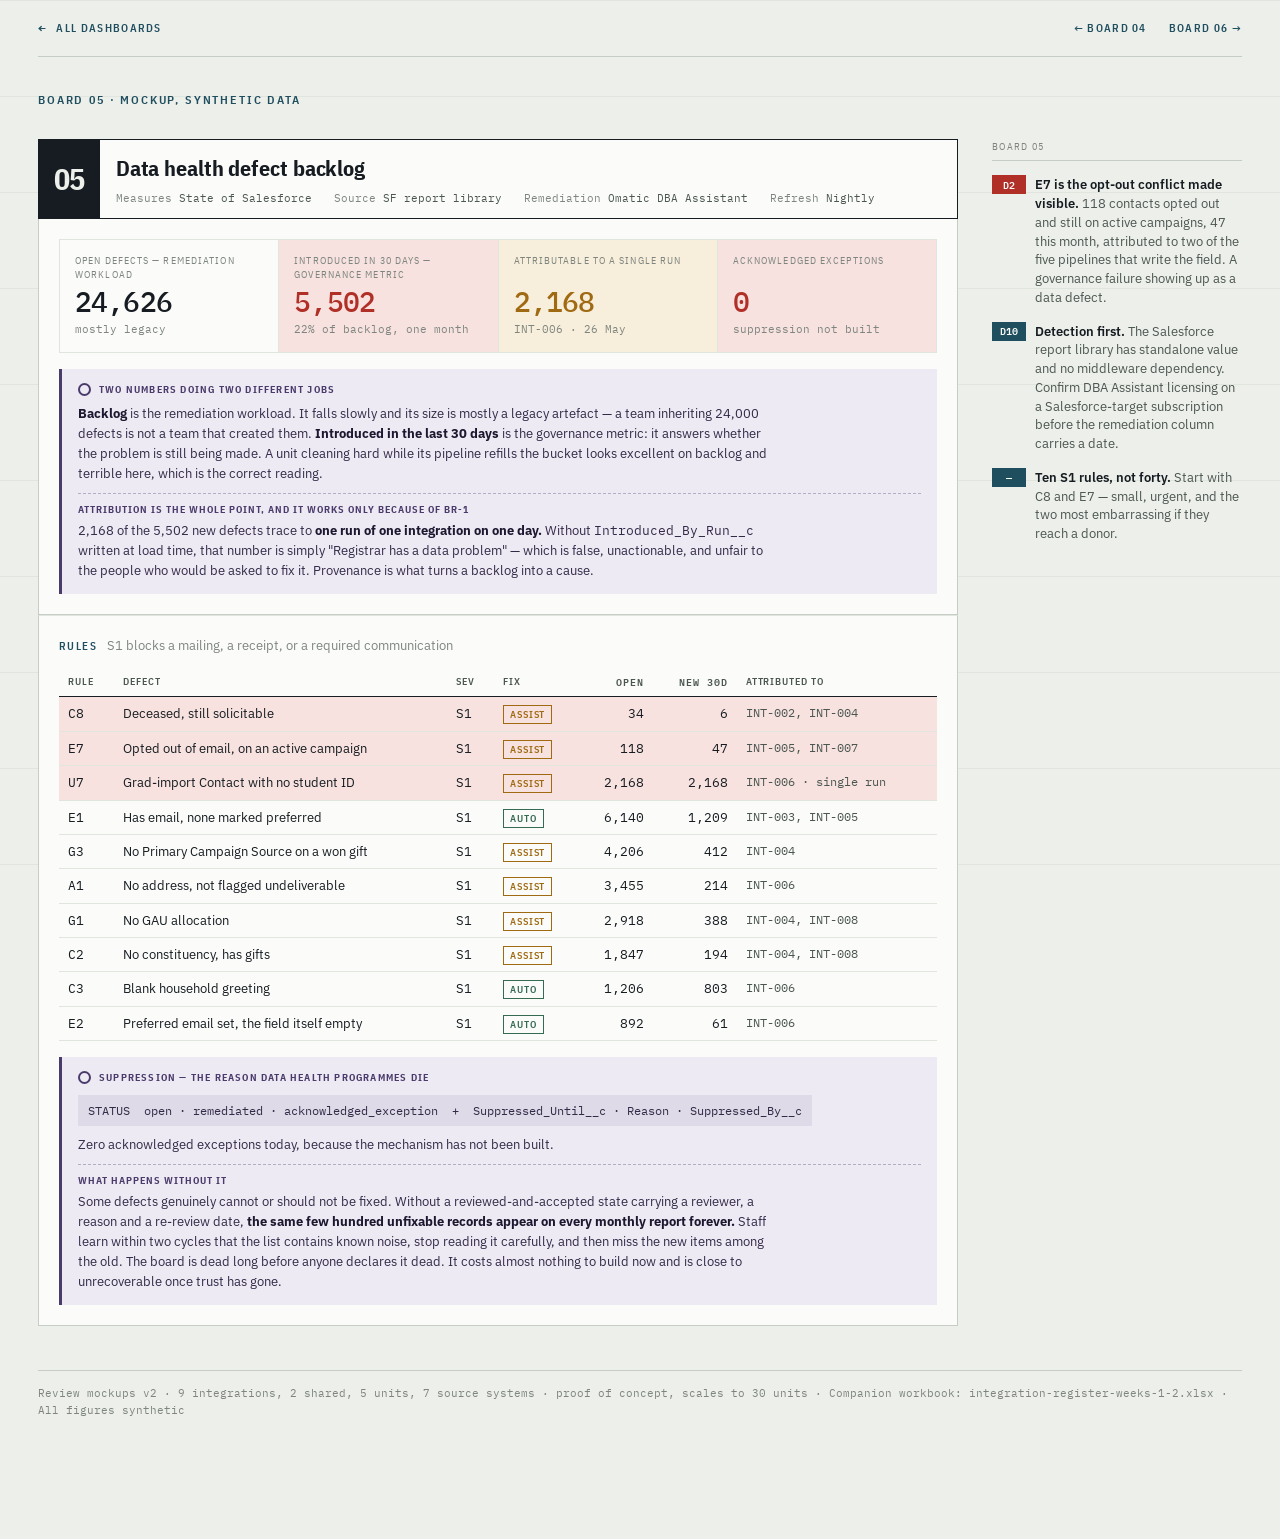
<file: board-05.html>
<!DOCTYPE html>
<html lang="en">
<head>
<meta charset="utf-8">
<meta name="viewport" content="width=device-width, initial-scale=1">
<title>Board 05 — Data health defect backlog</title>
<link rel="preconnect" href="https://fonts.googleapis.com">
<link rel="preconnect" href="https://fonts.gstatic.com" crossorigin>
<link href="https://fonts.googleapis.com/css2?family=IBM+Plex+Mono:wght@400;500;600&family=IBM+Plex+Sans+Condensed:wght@500;600;700&family=IBM+Plex+Sans:ital,wght@0,400;0,500;0,600;1,400&display=swap" rel="stylesheet">
<link rel="stylesheet" href="styles.css">
</head>
<body>
<div class="wrap page">
<nav class="nav"><a class="home" href="index.html">All dashboards</a><div class="pager"><a href="board-04.html">← Board 04</a><a href="board-06.html">Board 06 →</a></div></nav><div class="page-mast reveal"><div class="eyebrow">Board 05 · mockup, synthetic data</div></div><section class="board reveal">
<div class="board-main">
  <div class="plate"><div class="plate-no">05</div><div class="plate-body">
    <h2>Data health defect backlog</h2>
    <div class="plate-specs"><span>Measures <i>State of Salesforce</i></span><span>Source <i>SF report library</i></span>
    <span>Remediation <i>Omatic DBA Assistant</i></span><span>Refresh <i>Nightly</i></span></div></div></div>

  <div class="panel">
    <div class="tiles">
      <div class="tile"><div class="tile-k">Open defects — remediation workload</div><div class="tile-v">24,626</div><div class="tile-s">mostly legacy</div></div>
      <div class="tile is-alarm"><div class="tile-k">Introduced in 30 days — governance metric</div><div class="tile-v">5,502</div><div class="tile-s">22% of backlog, one month</div></div>
      <div class="tile is-warn"><div class="tile-k">Attributable to a single run</div><div class="tile-v">2,168</div><div class="tile-s">INT-006 · 26 May</div></div>
      <div class="tile is-alarm"><div class="tile-k">Acknowledged exceptions</div><div class="tile-v">0</div><div class="tile-s">suppression not built</div></div>
    </div>
    <div class="method">
      <div class="method-h">Two numbers doing two different jobs</div>
      <p><b>Backlog</b> is the remediation workload. It falls slowly and its size is mostly a legacy artefact — a team
      inheriting 24,000 defects is not a team that created them. <b>Introduced in the last 30 days</b> is the governance
      metric: it answers whether the problem is still being made. A unit cleaning hard while its pipeline refills the
      bucket looks excellent on backlog and terrible here, which is the correct reading.</p>
      <div class="catch"><em>Attribution is the whole point, and it works only because of BR-1</em>
      <p>2,168 of the 5,502 new defects trace to <b>one run of one integration on one day.</b> Without
      <span class="mono">Introduced_By_Run__c</span> written at load time, that number is simply "Registrar has a data
      problem" — which is false, unactionable, and unfair to the people who would be asked to fix it. Provenance is what
      turns a backlog into a cause.</p></div>
    </div>
  </div>

  <div class="panel">
    <div class="panel-h">Rules <span>S1 blocks a mailing, a receipt, or a required communication</span></div>
    <div class="scroll"><table>
      <thead><tr><th>Rule</th><th>Defect</th><th>Sev</th><th>Fix</th><th class="num">Open</th><th class="num">New 30d</th><th>Attributed to</th></tr></thead>
      <tbody>
        <tr class="row-alarm"><td class="mono">C8</td><td>Deceased, still solicitable</td><td>S1</td><td><span class="tag t-warn">assist</span></td><td class="num">34</td><td class="num">6</td><td class="id">INT-002, INT-004</td></tr>
        <tr class="row-alarm"><td class="mono">E7</td><td>Opted out of email, on an active campaign</td><td>S1</td><td><span class="tag t-warn">assist</span></td><td class="num">118</td><td class="num">47</td><td class="id">INT-005, INT-007</td></tr>
        <tr class="row-alarm"><td class="mono">U7</td><td>Grad-import Contact with no student ID</td><td>S1</td><td><span class="tag t-warn">assist</span></td><td class="num">2,168</td><td class="num">2,168</td><td class="id">INT-006 · single run</td></tr>
        <tr><td class="mono">E1</td><td>Has email, none marked preferred</td><td>S1</td><td><span class="tag t-ok">auto</span></td><td class="num">6,140</td><td class="num">1,209</td><td class="id">INT-003, INT-005</td></tr>
        <tr><td class="mono">G3</td><td>No Primary Campaign Source on a won gift</td><td>S1</td><td><span class="tag t-warn">assist</span></td><td class="num">4,206</td><td class="num">412</td><td class="id">INT-004</td></tr>
        <tr><td class="mono">A1</td><td>No address, not flagged undeliverable</td><td>S1</td><td><span class="tag t-warn">assist</span></td><td class="num">3,455</td><td class="num">214</td><td class="id">INT-006</td></tr>
        <tr><td class="mono">G1</td><td>No GAU allocation</td><td>S1</td><td><span class="tag t-warn">assist</span></td><td class="num">2,918</td><td class="num">388</td><td class="id">INT-004, INT-008</td></tr>
        <tr><td class="mono">C2</td><td>No constituency, has gifts</td><td>S1</td><td><span class="tag t-warn">assist</span></td><td class="num">1,847</td><td class="num">194</td><td class="id">INT-004, INT-008</td></tr>
        <tr><td class="mono">C3</td><td>Blank household greeting</td><td>S1</td><td><span class="tag t-ok">auto</span></td><td class="num">1,206</td><td class="num">803</td><td class="id">INT-006</td></tr>
        <tr><td class="mono">E2</td><td>Preferred email set, the field itself empty</td><td>S1</td><td><span class="tag t-ok">auto</span></td><td class="num">892</td><td class="num">61</td><td class="id">INT-006</td></tr>
      </tbody></table></div>
    <div class="method">
      <div class="method-h">Suppression — the reason data health programmes die</div>
      <div class="logic">STATUS &nbsp;open · remediated · acknowledged_exception &nbsp;+&nbsp; Suppressed_Until__c · Reason · Suppressed_By__c</div>
      <p>Zero acknowledged exceptions today, because the mechanism has not been built.</p>
      <div class="catch"><em>What happens without it</em>
      <p>Some defects genuinely cannot or should not be fixed. Without a reviewed-and-accepted state carrying a reviewer,
      a reason and a re-review date, <b>the same few hundred unfixable records appear on every monthly report forever.</b>
      Staff learn within two cycles that the list contains known noise, stop reading it carefully, and then miss the new
      items among the old. The board is dead long before anyone declares it dead. It costs almost nothing to build now
      and is close to unrecoverable once trust has gone.</p></div>
    </div>
  </div>
</div>
<aside class="gutter">
  <div class="gutter-h">Board 05</div>
  <div class="pin"><div class="pin-no crit">D2</div><p><b>E7 is the opt-out conflict made visible.</b> 118 contacts opted out and still on active campaigns, 47 this month, attributed to two of the five pipelines that write the field. A governance failure showing up as a data defect.</p></div>
  <div class="pin"><div class="pin-no">D10</div><p><b>Detection first.</b> The Salesforce report library has standalone value and no middleware dependency. Confirm DBA Assistant licensing on a Salesforce-target subscription before the remediation column carries a date.</p></div>
  <div class="pin"><div class="pin-no">—</div><p><b>Ten S1 rules, not forty.</b> Start with C8 and E7 — small, urgent, and the two most embarrassing if they reach a donor.</p></div>
</aside>
</section>
<div class="foot">
  Review mockups v2 · 9 integrations, 2 shared, 5 units, 7 source systems · proof of concept, scales to 30 units ·
  Companion workbook: integration-register-weeks-1-2.xlsx · All figures synthetic
</div>
</div>
<script>document.querySelectorAll('.reveal').forEach((el,i)=>{el.style.animationDelay=(i*70)+'ms';});</script>
</body>
</html>
</file>
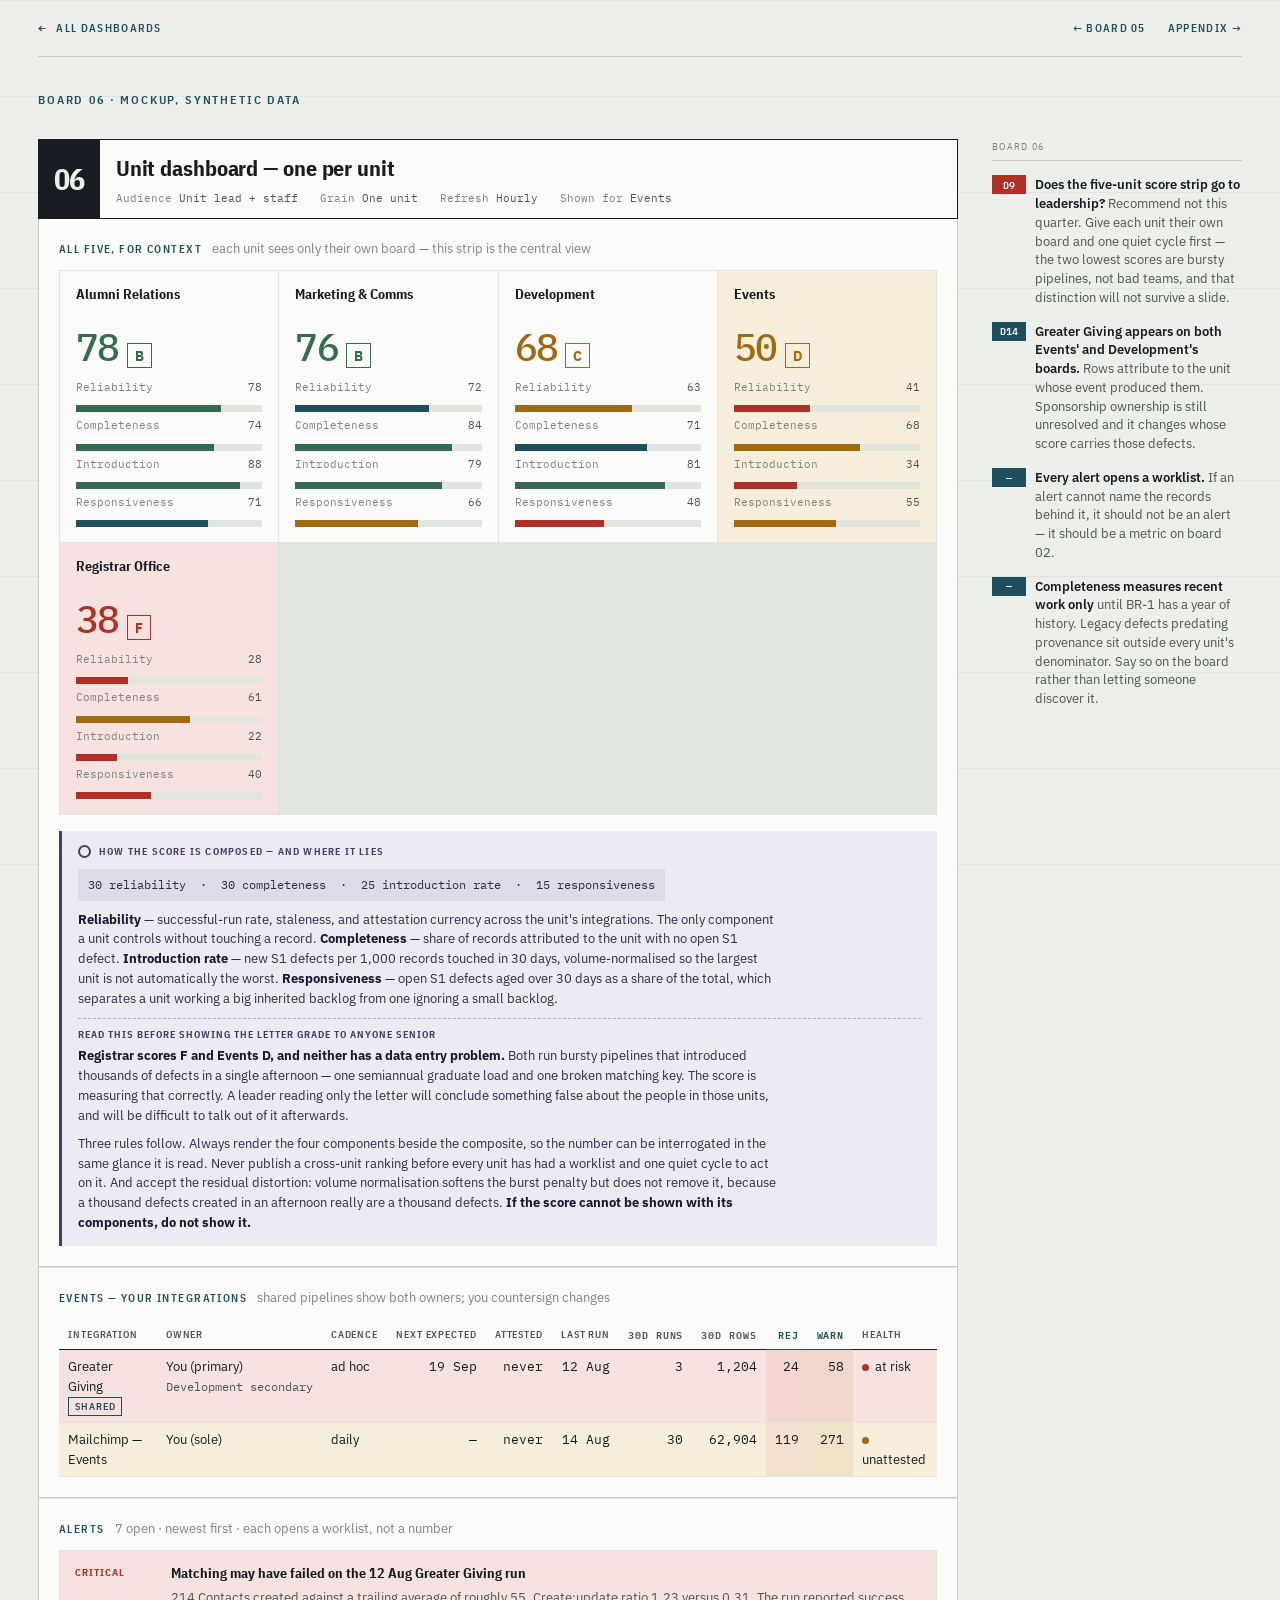
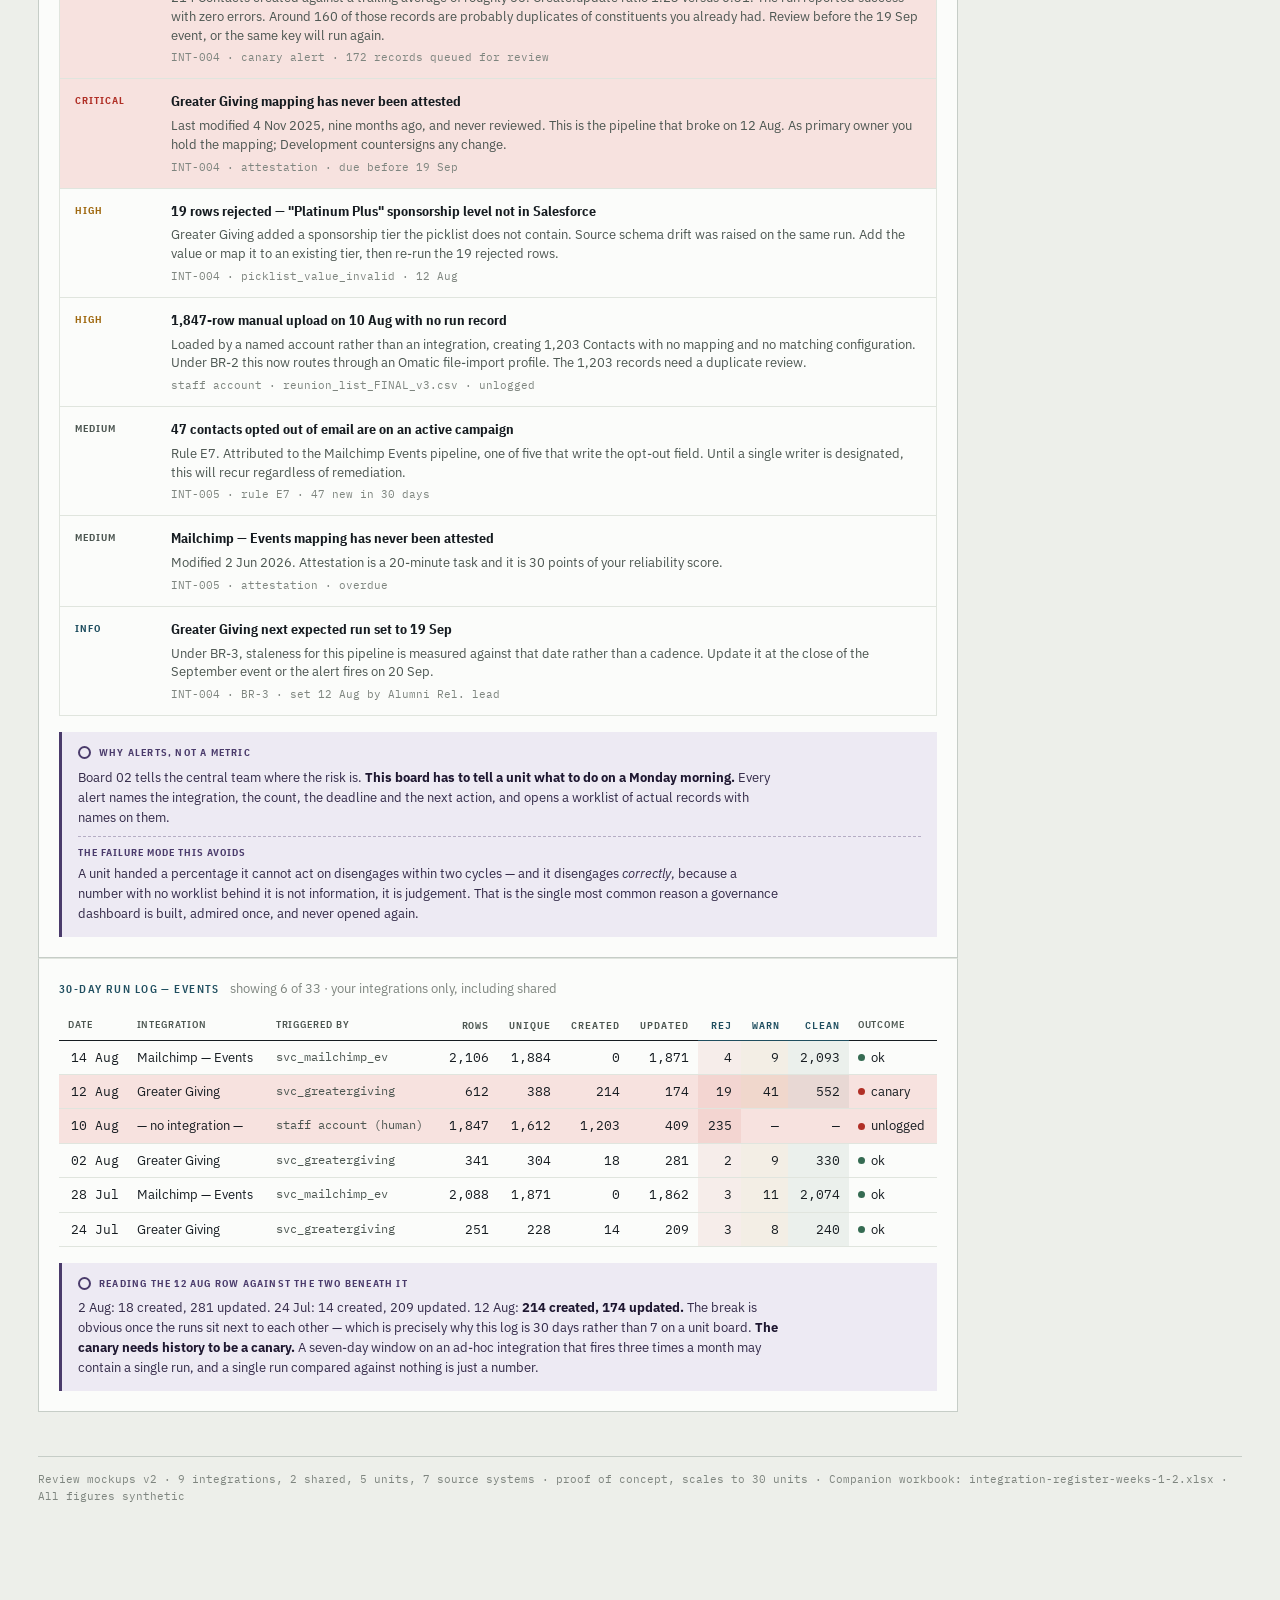
<file: board-06.html>
<!DOCTYPE html>
<html lang="en">
<head>
<meta charset="utf-8">
<meta name="viewport" content="width=device-width, initial-scale=1">
<title>Board 06 — Unit dashboard — one per unit</title>
<link rel="preconnect" href="https://fonts.googleapis.com">
<link rel="preconnect" href="https://fonts.gstatic.com" crossorigin>
<link href="https://fonts.googleapis.com/css2?family=IBM+Plex+Mono:wght@400;500;600&family=IBM+Plex+Sans+Condensed:wght@500;600;700&family=IBM+Plex+Sans:ital,wght@0,400;0,500;0,600;1,400&display=swap" rel="stylesheet">
<link rel="stylesheet" href="styles.css">
</head>
<body>
<div class="wrap page">
<nav class="nav"><a class="home" href="index.html">All dashboards</a><div class="pager"><a href="board-05.html">← Board 05</a><a href="appendix.html">Appendix →</a></div></nav><div class="page-mast reveal"><div class="eyebrow">Board 06 · mockup, synthetic data</div></div><section class="board reveal">
<div class="board-main">
  <div class="plate"><div class="plate-no">06</div><div class="plate-body">
    <h2>Unit dashboard — one per unit</h2>
    <div class="plate-specs"><span>Audience <i>Unit lead + staff</i></span><span>Grain <i>One unit</i></span>
    <span>Refresh <i>Hourly</i></span><span>Shown for <i>Events</i></span></div></div></div>

  <div class="panel">
    <div class="panel-h">All five, for context <span>each unit sees only their own board — this strip is the central view</span></div>
    <div class="scores">
      <div class="sc"><div class="sc-u">Alumni Relations</div>
        <div class="sc-n"><span class="sc-v g-b">78</span><span class="sc-b g-b">B</span></div>
        <div class="sc-c">
          <div class="sc-r"><span>Reliability</span><span>78</span></div><div class="bar"><i class="is-ok" style="width:78%"></i></div>
          <div class="sc-r"><span>Completeness</span><span>74</span></div><div class="bar"><i class="is-ok" style="width:74%"></i></div>
          <div class="sc-r"><span>Introduction</span><span>88</span></div><div class="bar"><i class="is-ok" style="width:88%"></i></div>
          <div class="sc-r"><span>Responsiveness</span><span>71</span></div><div class="bar"><i style="width:71%"></i></div>
        </div></div>
      <div class="sc"><div class="sc-u">Marketing &amp; Comms</div>
        <div class="sc-n"><span class="sc-v g-b">76</span><span class="sc-b g-b">B</span></div>
        <div class="sc-c">
          <div class="sc-r"><span>Reliability</span><span>72</span></div><div class="bar"><i style="width:72%"></i></div>
          <div class="sc-r"><span>Completeness</span><span>84</span></div><div class="bar"><i class="is-ok" style="width:84%"></i></div>
          <div class="sc-r"><span>Introduction</span><span>79</span></div><div class="bar"><i class="is-ok" style="width:79%"></i></div>
          <div class="sc-r"><span>Responsiveness</span><span>66</span></div><div class="bar"><i class="is-warn" style="width:66%"></i></div>
        </div></div>
      <div class="sc"><div class="sc-u">Development</div>
        <div class="sc-n"><span class="sc-v g-c">68</span><span class="sc-b g-c">C</span></div>
        <div class="sc-c">
          <div class="sc-r"><span>Reliability</span><span>63</span></div><div class="bar"><i class="is-warn" style="width:63%"></i></div>
          <div class="sc-r"><span>Completeness</span><span>71</span></div><div class="bar"><i style="width:71%"></i></div>
          <div class="sc-r"><span>Introduction</span><span>81</span></div><div class="bar"><i class="is-ok" style="width:81%"></i></div>
          <div class="sc-r"><span>Responsiveness</span><span>48</span></div><div class="bar"><i class="is-alarm" style="width:48%"></i></div>
        </div></div>
      <div class="sc" style="background:var(--warn-bg)"><div class="sc-u">Events</div>
        <div class="sc-n"><span class="sc-v g-d">50</span><span class="sc-b g-d">D</span></div>
        <div class="sc-c">
          <div class="sc-r"><span>Reliability</span><span>41</span></div><div class="bar"><i class="is-alarm" style="width:41%"></i></div>
          <div class="sc-r"><span>Completeness</span><span>68</span></div><div class="bar"><i class="is-warn" style="width:68%"></i></div>
          <div class="sc-r"><span>Introduction</span><span>34</span></div><div class="bar"><i class="is-alarm" style="width:34%"></i></div>
          <div class="sc-r"><span>Responsiveness</span><span>55</span></div><div class="bar"><i class="is-warn" style="width:55%"></i></div>
        </div></div>
      <div class="sc" style="background:var(--alarm-bg)"><div class="sc-u">Registrar Office</div>
        <div class="sc-n"><span class="sc-v g-f">38</span><span class="sc-b g-f">F</span></div>
        <div class="sc-c">
          <div class="sc-r"><span>Reliability</span><span>28</span></div><div class="bar"><i class="is-alarm" style="width:28%"></i></div>
          <div class="sc-r"><span>Completeness</span><span>61</span></div><div class="bar"><i class="is-warn" style="width:61%"></i></div>
          <div class="sc-r"><span>Introduction</span><span>22</span></div><div class="bar"><i class="is-alarm" style="width:22%"></i></div>
          <div class="sc-r"><span>Responsiveness</span><span>40</span></div><div class="bar"><i class="is-alarm" style="width:40%"></i></div>
        </div></div>
    </div>

    <div class="method">
      <div class="method-h">How the score is composed — and where it lies</div>
      <div class="logic">30 reliability &nbsp;·&nbsp; 30 completeness &nbsp;·&nbsp; 25 introduction rate &nbsp;·&nbsp; 15 responsiveness</div>
      <p><b>Reliability</b> — successful-run rate, staleness, and attestation currency across the unit's integrations.
      The only component a unit controls without touching a record. <b>Completeness</b> — share of records attributed to
      the unit with no open S1 defect. <b>Introduction rate</b> — new S1 defects per 1,000 records touched in 30 days,
      volume-normalised so the largest unit is not automatically the worst. <b>Responsiveness</b> — open S1 defects aged
      over 30 days as a share of the total, which separates a unit working a big inherited backlog from one ignoring a
      small backlog.</p>
      <div class="catch"><em>Read this before showing the letter grade to anyone senior</em>
      <p><b>Registrar scores F and Events D, and neither has a data entry problem.</b> Both run bursty pipelines that
      introduced thousands of defects in a single afternoon — one semiannual graduate load and one broken matching key.
      The score is measuring that correctly. A leader reading only the letter will conclude something false about the
      people in those units, and will be difficult to talk out of it afterwards.</p>
      <p>Three rules follow. Always render the four components beside the composite, so the number can be interrogated in
      the same glance it is read. Never publish a cross-unit ranking before every unit has had a worklist and one quiet
      cycle to act on it. And accept the residual distortion: volume normalisation softens the burst penalty but does not
      remove it, because a thousand defects created in an afternoon really are a thousand defects.
      <b>If the score cannot be shown with its components, do not show it.</b></p></div>
    </div>
  </div>

  <div class="panel">
    <div class="panel-h">Events — your integrations <span>shared pipelines show both owners; you countersign changes</span></div>
    <div class="scroll"><table>
      <thead><tr><th>Integration</th><th>Owner</th><th>Cadence</th><th>Next expected</th><th>Attested</th><th>Last run</th><th class="num">30d runs</th><th class="num">30d rows</th><th class="num bk">Rej</th><th class="num bk">Warn</th><th>Health</th></tr></thead>
      <tbody>
        <tr class="row-alarm"><td>Greater Giving <span class="tag t-shared">shared</span></td><td>You (primary)<br><span class="id">Development secondary</span></td><td>ad hoc</td><td class="num">19 Sep</td><td class="num">never</td><td class="num">12 Aug</td><td class="num">3</td><td class="num">1,204</td><td class="num bk-rej">24</td><td class="num bk-warn">58</td><td><span class="dot d-alarm"></span>at risk</td></tr>
        <tr class="row-warn"><td>Mailchimp — Events</td><td>You (sole)</td><td>daily</td><td class="num">—</td><td class="num">never</td><td class="num">14 Aug</td><td class="num">30</td><td class="num">62,904</td><td class="num bk-rej">119</td><td class="num bk-warn">271</td><td><span class="dot d-warn"></span>unattested</td></tr>
      </tbody></table></div>
  </div>

  <div class="panel">
    <div class="panel-h">Alerts <span>7 open · newest first · each opens a worklist, not a number</span></div>
    <div class="alerts">
      <div class="al crit"><div class="al-sev">Critical</div><div class="al-b">
        <h5>Matching may have failed on the 12 Aug Greater Giving run</h5>
        <p>214 Contacts created against a trailing average of roughly 55. Create:update ratio 1.23 versus 0.31. The run
        reported success with zero errors. Around 160 of those records are probably duplicates of constituents you
        already had. Review before the 19 Sep event, or the same key will run again.</p>
        <div class="src">INT-004 · canary alert · 172 records queued for review</div></div></div>
      <div class="al crit"><div class="al-sev">Critical</div><div class="al-b">
        <h5>Greater Giving mapping has never been attested</h5>
        <p>Last modified 4 Nov 2025, nine months ago, and never reviewed. This is the pipeline that broke on 12 Aug. As
        primary owner you hold the mapping; Development countersigns any change.</p>
        <div class="src">INT-004 · attestation · due before 19 Sep</div></div></div>
      <div class="al high"><div class="al-sev">High</div><div class="al-b">
        <h5>19 rows rejected — "Platinum Plus" sponsorship level not in Salesforce</h5>
        <p>Greater Giving added a sponsorship tier the picklist does not contain. Source schema drift was raised on the
        same run. Add the value or map it to an existing tier, then re-run the 19 rejected rows.</p>
        <div class="src">INT-004 · picklist_value_invalid · 12 Aug</div></div></div>
      <div class="al high"><div class="al-sev">High</div><div class="al-b">
        <h5>1,847-row manual upload on 10 Aug with no run record</h5>
        <p>Loaded by a named account rather than an integration, creating 1,203 Contacts with no mapping and no matching
        configuration. Under BR-2 this now routes through an Omatic file-import profile. The 1,203 records need a
        duplicate review.</p>
        <div class="src">staff account · reunion_list_FINAL_v3.csv · unlogged</div></div></div>
      <div class="al med"><div class="al-sev">Medium</div><div class="al-b">
        <h5>47 contacts opted out of email are on an active campaign</h5>
        <p>Rule E7. Attributed to the Mailchimp Events pipeline, one of five that write the opt-out field. Until a single
        writer is designated, this will recur regardless of remediation.</p>
        <div class="src">INT-005 · rule E7 · 47 new in 30 days</div></div></div>
      <div class="al med"><div class="al-sev">Medium</div><div class="al-b">
        <h5>Mailchimp — Events mapping has never been attested</h5>
        <p>Modified 2 Jun 2026. Attestation is a 20-minute task and it is 30 points of your reliability score.</p>
        <div class="src">INT-005 · attestation · overdue</div></div></div>
      <div class="al info"><div class="al-sev">Info</div><div class="al-b">
        <h5>Greater Giving next expected run set to 19 Sep</h5>
        <p>Under BR-3, staleness for this pipeline is measured against that date rather than a cadence. Update it at the
        close of the September event or the alert fires on 20 Sep.</p>
        <div class="src">INT-004 · BR-3 · set 12 Aug by Alumni Rel. lead</div></div></div>
    </div>
    <div class="method">
      <div class="method-h">Why alerts, not a metric</div>
      <p>Board 02 tells the central team where the risk is. <b>This board has to tell a unit what to do on a Monday
      morning.</b> Every alert names the integration, the count, the deadline and the next action, and opens a worklist
      of actual records with names on them.</p>
      <div class="catch"><em>The failure mode this avoids</em>
      <p>A unit handed a percentage it cannot act on disengages within two cycles — and it disengages <i>correctly</i>,
      because a number with no worklist behind it is not information, it is judgement. That is the single most common
      reason a governance dashboard is built, admired once, and never opened again.</p></div>
    </div>
  </div>

  <div class="panel">
    <div class="panel-h">30-day run log — Events <span>showing 6 of 33 · your integrations only, including shared</span></div>
    <div class="scroll"><table>
      <thead><tr><th>Date</th><th>Integration</th><th>Triggered by</th><th class="num">Rows</th><th class="num">Unique</th>
      <th class="num">Created</th><th class="num">Updated</th><th class="num bk">Rej</th><th class="num bk">Warn</th><th class="num bk">Clean</th><th>Outcome</th></tr></thead>
      <tbody>
        <tr><td class="num">14 Aug</td><td>Mailchimp — Events</td><td class="id">svc_mailchimp_ev</td><td class="num">2,106</td><td class="num">1,884</td><td class="num">0</td><td class="num">1,871</td><td class="num bk-rej">4</td><td class="num bk-warn">9</td><td class="num bk-clean">2,093</td><td><span class="dot d-ok"></span>ok</td></tr>
        <tr class="row-alarm"><td class="num">12 Aug</td><td>Greater Giving</td><td class="id">svc_greatergiving</td><td class="num">612</td><td class="num">388</td><td class="num">214</td><td class="num">174</td><td class="num bk-rej">19</td><td class="num bk-warn">41</td><td class="num bk-clean">552</td><td><span class="dot d-alarm"></span>canary</td></tr>
        <tr class="row-alarm"><td class="num">10 Aug</td><td>— no integration —</td><td class="id">staff account (human)</td><td class="num">1,847</td><td class="num">1,612</td><td class="num">1,203</td><td class="num">409</td><td class="num bk-rej">235</td><td class="num">—</td><td class="num">—</td><td><span class="dot d-alarm"></span>unlogged</td></tr>
        <tr><td class="num">02 Aug</td><td>Greater Giving</td><td class="id">svc_greatergiving</td><td class="num">341</td><td class="num">304</td><td class="num">18</td><td class="num">281</td><td class="num bk-rej">2</td><td class="num bk-warn">9</td><td class="num bk-clean">330</td><td><span class="dot d-ok"></span>ok</td></tr>
        <tr><td class="num">28 Jul</td><td>Mailchimp — Events</td><td class="id">svc_mailchimp_ev</td><td class="num">2,088</td><td class="num">1,871</td><td class="num">0</td><td class="num">1,862</td><td class="num bk-rej">3</td><td class="num bk-warn">11</td><td class="num bk-clean">2,074</td><td><span class="dot d-ok"></span>ok</td></tr>
        <tr><td class="num">24 Jul</td><td>Greater Giving</td><td class="id">svc_greatergiving</td><td class="num">251</td><td class="num">228</td><td class="num">14</td><td class="num">209</td><td class="num bk-rej">3</td><td class="num bk-warn">8</td><td class="num bk-clean">240</td><td><span class="dot d-ok"></span>ok</td></tr>
      </tbody></table></div>
    <div class="method">
      <div class="method-h">Reading the 12 Aug row against the two beneath it</div>
      <p>2 Aug: 18 created, 281 updated. 24 Jul: 14 created, 209 updated. 12 Aug: <b>214 created, 174 updated.</b> The
      break is obvious once the runs sit next to each other — which is precisely why this log is 30 days rather than 7 on
      a unit board. <b>The canary needs history to be a canary.</b> A seven-day window on an ad-hoc integration that
      fires three times a month may contain a single run, and a single run compared against nothing is just a number.</p>
    </div>
  </div>
</div>
<aside class="gutter">
  <div class="gutter-h">Board 06</div>
  <div class="pin"><div class="pin-no crit">D9</div><p><b>Does the five-unit score strip go to leadership?</b> Recommend not this quarter. Give each unit their own board and one quiet cycle first — the two lowest scores are bursty pipelines, not bad teams, and that distinction will not survive a slide.</p></div>
  <div class="pin"><div class="pin-no">D14</div><p><b>Greater Giving appears on both Events' and Development's boards.</b> Rows attribute to the unit whose event produced them. Sponsorship ownership is still unresolved and it changes whose score carries those defects.</p></div>
  <div class="pin"><div class="pin-no">—</div><p><b>Every alert opens a worklist.</b> If an alert cannot name the records behind it, it should not be an alert — it should be a metric on board 02.</p></div>
  <div class="pin"><div class="pin-no">—</div><p><b>Completeness measures recent work only</b> until BR-1 has a year of history. Legacy defects predating provenance sit outside every unit's denominator. Say so on the board rather than letting someone discover it.</p></div>
</aside>
</section>
<div class="foot">
  Review mockups v2 · 9 integrations, 2 shared, 5 units, 7 source systems · proof of concept, scales to 30 units ·
  Companion workbook: integration-register-weeks-1-2.xlsx · All figures synthetic
</div>
</div>
<script>document.querySelectorAll('.reveal').forEach((el,i)=>{el.style.animationDelay=(i*70)+'ms';});</script>
</body>
</html>
</file>
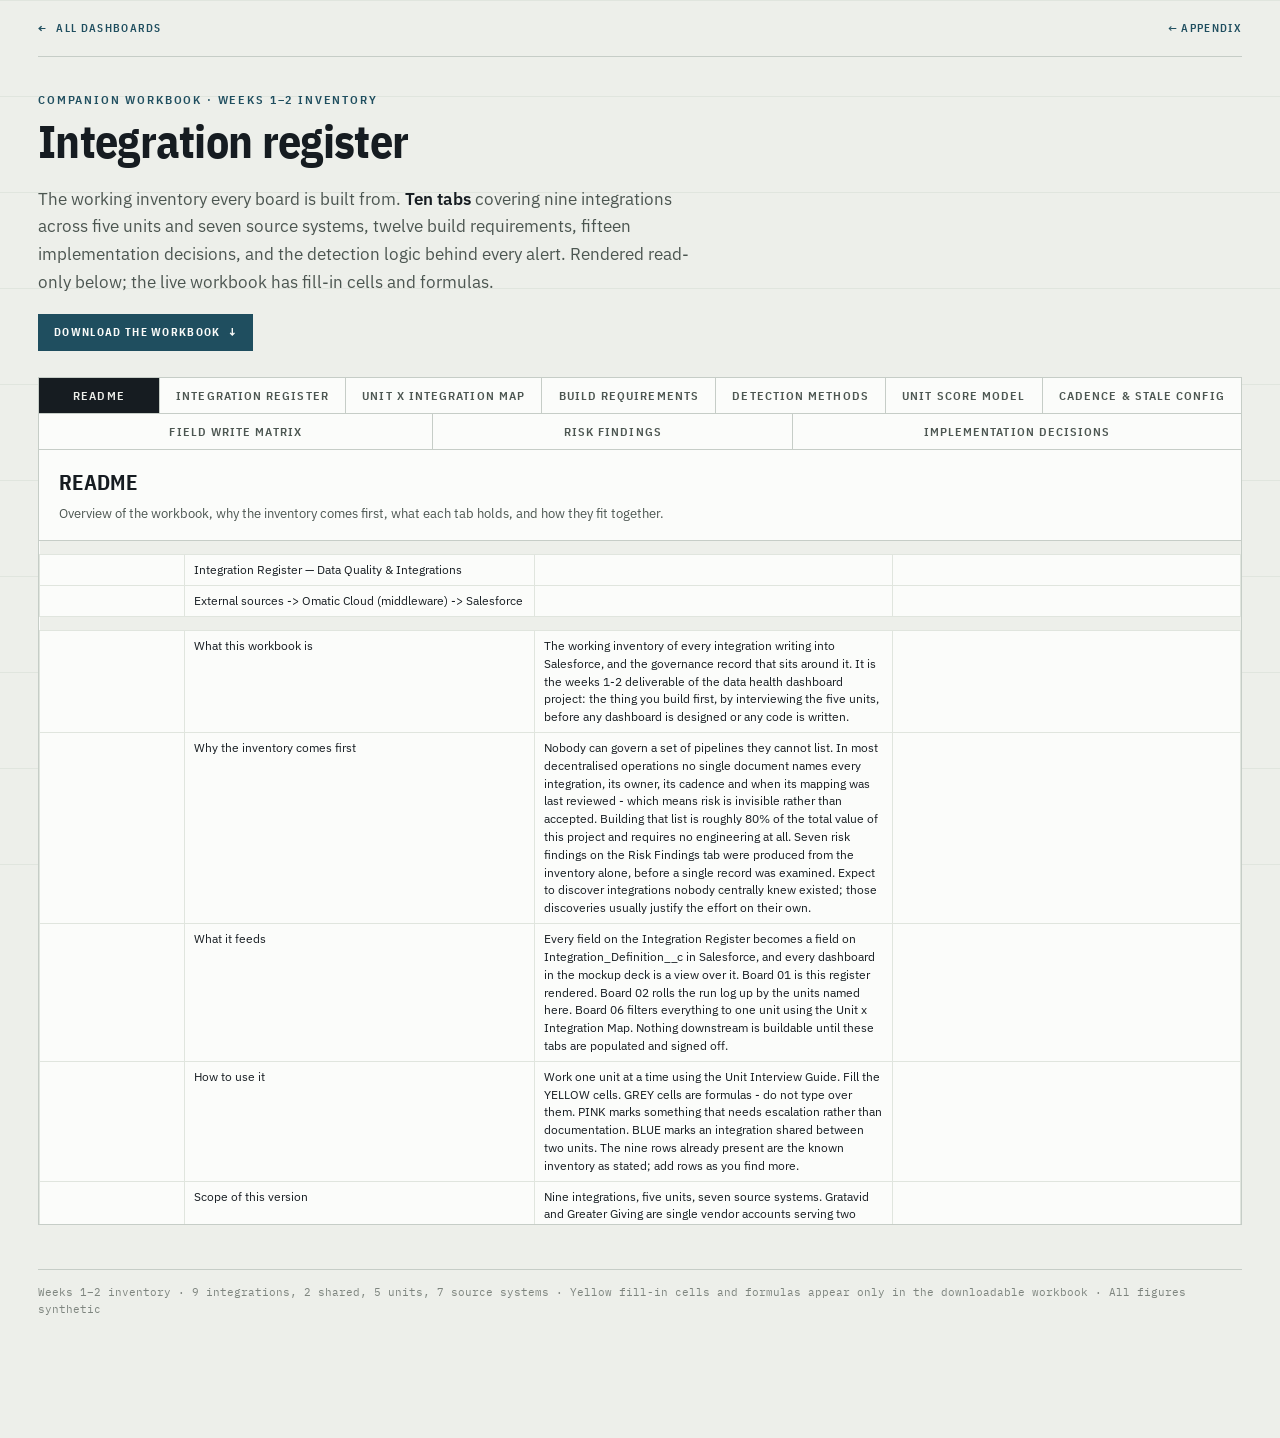
<file: register.html>
<!DOCTYPE html>
<html lang="en">
<head>
<meta charset="utf-8">
<meta name="viewport" content="width=device-width, initial-scale=1">
<title>Integration register — workbook</title>
<link rel="preconnect" href="https://fonts.googleapis.com">
<link rel="preconnect" href="https://fonts.gstatic.com" crossorigin>
<link href="https://fonts.googleapis.com/css2?family=IBM+Plex+Mono:wght@400;500;600&family=IBM+Plex+Sans+Condensed:wght@500;600;700&family=IBM+Plex+Sans:ital,wght@0,400;0,500;0,600;1,400&display=swap" rel="stylesheet">
<link rel="stylesheet" href="styles.css">
<style>
.tabs{display:flex;flex-wrap:wrap;gap:1px;background:var(--rule);border:1px solid var(--rule);margin-top:26px}
.tab{font-family:var(--cond);font-weight:600;font-size:12px;text-transform:uppercase;letter-spacing:.09em;
  background:var(--panel);color:var(--ink-2);border:0;padding:10px 14px;cursor:pointer;flex:1 1 auto;
  min-width:120px;transition:background .14s ease}
.tab:hover{background:var(--panel-alt);color:var(--ink)}
.tab.on{background:var(--ink);color:var(--ground)}
.tab:focus-visible{outline:2px solid var(--petrol);outline-offset:-2px}
.pane{display:none} .pane.on{display:block}
.pane-h{border:1px solid var(--rule);border-top:0;background:var(--panel);padding:16px 20px}
.pane-h h2{font-family:var(--cond);font-weight:700;font-size:21px;margin:0}
.pane-h p{margin:5px 0 0;font-size:13px;color:var(--ink-2);max-width:88ch}
.sheet-wrap{border:1px solid var(--rule);border-top:0;background:var(--panel);overflow-x:auto;max-height:76vh}
table.sheet{border-collapse:collapse;font-size:11.5px;min-width:100%}
table.sheet td,table.sheet th{border:1px solid var(--rule-2);padding:6px 9px;vertical-align:top;
  text-align:left;max-width:400px;min-width:60px}
table.sheet th{font-family:var(--cond);font-weight:600;text-transform:uppercase;letter-spacing:.07em;font-size:10px;
  color:var(--panel);background:var(--petrol);border-color:#2E6B7E;position:sticky;top:0;z-index:2;white-space:normal}
table.sheet tr:not(.hd) td:first-child{font-family:var(--mono);font-weight:500;white-space:nowrap}
table.sheet tr.spacer td{border:0;height:14px;background:var(--ground)}
table.sheet tr:not(.hd):hover td{background:var(--panel-alt)}
.c-alarm{background:var(--alarm-bg);color:var(--alarm);font-weight:600}
.c-warn{background:var(--warn-bg);color:var(--warn);font-weight:600}
.c-ok{background:var(--ok-bg);color:var(--ok);font-weight:600}
.c-shared{background:#E4EAEC;color:var(--petrol);font-weight:600}
.c-w{background:#D6E4E8;text-align:center;font-weight:700;font-family:var(--mono)}
.dl{display:inline-block;margin-top:18px;font-family:var(--cond);text-transform:uppercase;letter-spacing:.12em;
  font-size:11px;font-weight:700;color:var(--panel);background:var(--petrol);padding:10px 16px;text-decoration:none}
.dl:hover{background:var(--ink)}
.dl::after{content:" ↓";font-family:var(--mono)}
</style>
</head>
<body>
<div class="wrap page">
<nav class="nav"><a class="home" href="index.html">All dashboards</a>
  <div class="pager"><a href="appendix.html">← Appendix</a></div></nav>

<header class="page-mast reveal">
  <div class="eyebrow">Companion workbook · weeks 1–2 inventory</div>
  <h1 style="font-size:clamp(30px,4.4vw,46px);margin-top:10px">Integration register</h1>
  <p class="lede" style="margin-top:22px">
    The working inventory every board is built from. <strong>Ten tabs</strong> covering nine integrations across five
    units and seven source systems, twelve build requirements, fifteen implementation decisions, and the detection
    logic behind every alert. Rendered read-only below; the live workbook has fill-in cells and formulas.
  </p>
  <a class="dl" href="integration-register.xlsx">Download the workbook</a>
</header>

<div class="tabs reveal"><button class="tab on" data-t="s0">README</button><button class="tab" data-t="s1">Integration Register</button><button class="tab" data-t="s2">Unit x Integration Map</button><button class="tab" data-t="s3">Build Requirements</button><button class="tab" data-t="s4">Detection Methods</button><button class="tab" data-t="s5">Unit Score Model</button><button class="tab" data-t="s6">Cadence &amp; Stale Config</button><button class="tab" data-t="s7">Field Write Matrix</button><button class="tab" data-t="s8">Risk Findings</button><button class="tab" data-t="s9">Implementation Decisions</button></div>
<div class="pane on" id="s0"><div class="pane-h"><h2>README</h2><p>Overview of the workbook, why the inventory comes first, what each tab holds, and how they fit together.</p></div><div class="sheet-wrap"><table class="sheet"><tr class="spacer"><td colspan="4"></td></tr><tr><td></td><td>Integration Register — Data Quality &amp; Integrations</td><td></td><td></td></tr><tr><td></td><td>External sources  -&gt;  Omatic Cloud (middleware)  -&gt;  Salesforce</td><td></td><td></td></tr><tr class="spacer"><td colspan="4"></td></tr><tr><td></td><td>What this workbook is</td><td>The working inventory of every integration writing into Salesforce, and the governance record that sits around it. It is the weeks 1-2 deliverable of the data health dashboard project: the thing you build first, by interviewing the five units, before any dashboard is designed or any code is written.</td><td></td></tr><tr><td></td><td>Why the inventory comes first</td><td>Nobody can govern a set of pipelines they cannot list. In most decentralised operations no single document names every integration, its owner, its cadence and when its mapping was last reviewed - which means risk is invisible rather than accepted. Building that list is roughly 80% of the total value of this project and requires no engineering at all. Seven risk findings on the Risk Findings tab were produced from the inventory alone, before a single record was examined. Expect to discover integrations nobody centrally knew existed; those discoveries usually justify the effort on their own.</td><td></td></tr><tr><td></td><td>What it feeds</td><td>Every field on the Integration Register becomes a field on Integration_Definition__c in Salesforce, and every dashboard in the mockup deck is a view over it. Board 01 is this register rendered. Board 02 rolls the run log up by the units named here. Board 06 filters everything to one unit using the Unit x Integration Map. Nothing downstream is buildable until these tabs are populated and signed off.</td><td></td></tr><tr><td></td><td>How to use it</td><td>Work one unit at a time using the Unit Interview Guide. Fill the YELLOW cells. GREY cells are formulas - do not type over them. PINK marks something that needs escalation rather than documentation. BLUE marks an integration shared between two units. The nine rows already present are the known inventory as stated; add rows as you find more.</td><td></td></tr><tr><td></td><td>Scope of this version</td><td>Nine integrations, five units, seven source systems. Gratavid and Greater Giving are single vendor accounts serving two units each and are recorded once with a primary and a secondary owner. This is a five-unit proof of concept; the same structure scales to thirty units by adding rows, not columns.</td><td></td></tr><tr class="spacer"><td colspan="4"></td></tr><tr><td></td><td>The tabs</td><td></td><td></td></tr><tr class="hd"><th>#</th><th>Tab</th><th>What it holds</th><th>Why it exists</th></tr><tr><td>1</td><td>Integration Register</td><td>One row per integration: owners, source and target, method, cadence, mapping version, the two attestation dates, risk tier, sensitive data, status.</td><td>The spine. Everything else in the workbook and every board in the deck is derived from or joins back to this tab.</td></tr><tr><td>2</td><td>Unit x Integration Map</td><td>Which units see which integration, who is primary, who countersigns a mapping change.</td><td>A shared vendor account serves two units, so unit membership is many-to-many and cannot live in a single column on the register. This tab is what makes the per-unit dashboards possible.</td></tr><tr><td>3</td><td>Build Requirements</td><td>All twelve build requirements with acceptance criteria, owners and the reason each cannot wait.</td><td>Separates what must be built from what must be decided. A requirement has an acceptance test; a decision has a person. Conflating them is how governance work stalls.</td></tr><tr><td>4</td><td>Implementation Decisions</td><td>Fifteen decisions, each either open or governed by a build requirement.</td><td>The open items are the agenda for the definitions review. The governed items record which requirement settled the question, so the reasoning survives the people who were in the room.</td></tr><tr><td>5</td><td>Detection Methods</td><td>The logic behind every alert: the rule, what it catches, what would go undetected without it, and the false-positive risk.</td><td>The tab to read before challenging a number. Several alerts - the create:update canary especially - fire on runs that reported success with zero errors, and look like false alarms until the method is understood.</td></tr><tr><td>6</td><td>Unit Score Model</td><td>The four components of the unit data quality score, their weights, formulas, normalisation and known distortions.</td><td>A composite score compresses four unrelated things into one number. This tab is where the compression is documented and where the warning about publishing letter grades lives.</td></tr><tr><td>7</td><td>Cadence &amp; Stale Config</td><td>Expected cadence, grace, last successful run and expected next run for each integration.</td><td>Staleness has to be derived from an expectation because a stopped integration writes no log rows. Four of nine integrations are bursty and need a manually set next-run date instead of a cadence.</td></tr><tr><td>8</td><td>Field Write Matrix</td><td>Which integration writes which Salesforce field, with a writer count per field.</td><td>Multi-writer conflicts are invisible at runtime - every write succeeds and the last one wins. This is the only place they can be seen, and it is derived from configuration rather than data.</td></tr><tr><td>9</td><td>Risk Findings</td><td>Eight findings with severity, status, why each is a problem and the recommended control.</td><td>What the inventory revealed. Two are already closed or addressed by build requirements; the rest are live.</td></tr><tr class="spacer"><td colspan="4"></td></tr><tr class="spacer"><td colspan="4"></td></tr><tr><td></td><td>How the tabs fit together</td><td></td><td></td></tr><tr class="hd"><th>Stage</th><th>Path through the workbook</th><th>What happens here</th><th></th></tr><tr><td>1. Inventory</td><td>Unit Interview Guide -&gt; Integration Register + Unit x Integration Map</td><td>You cannot govern what you cannot list. Interviews populate the register; the map records shared ownership.</td><td></td></tr><tr><td>2. Analysis</td><td>Integration Register -&gt; Field Write Matrix + Cadence &amp; Stale Config -&gt; Risk Findings</td><td>Two derived views of the register expose problems no one had to look at data to find: fields with more than one writer, and integrations whose silence would go unnoticed.</td><td></td></tr><tr><td>3. Response</td><td>Risk Findings -&gt; Build Requirements + Implementation Decisions</td><td>Every finding resolves into something to build or something to decide. A finding with neither is just an observation and will not survive the quarter.</td><td></td></tr><tr><td>4. Instrumentation</td><td>Build Requirements -&gt; Detection Methods</td><td>The requirements make the signals capturable; the methods define what each signal means and what it catches. BR-8 exists so the canary in Detection Methods is computable at all.</td><td></td></tr><tr><td>5. Measurement</td><td>Detection Methods -&gt; Unit Score Model -&gt; the six dashboards</td><td>Alerts roll up into the four score components. The score is the last thing built, not the first, because it is meaningless until everything above it is in place.</td><td></td></tr><tr class="spacer"><td colspan="4"></td></tr><tr class="spacer"><td colspan="4"></td></tr><tr><td></td><td>Companion artifact</td><td>The dashboard mockup deck - six boards plus a margin reference key - is the design that these tabs produce. Read the register first; the boards make considerably more sense once you know what is on them.</td><td></td></tr><tr class="spacer"><td colspan="4"></td></tr></table></div></div><div class="pane" id="s1"><div class="pane-h"><h2>Integration Register</h2><p>The spine. One row per integration — owners, source and target, method, cadence, mapping version, the two attestation dates, risk tier.</p></div><div class="sheet-wrap"><table class="sheet"><tr class="hd"><th>ID</th><th>Integration</th><th>Source system</th><th>Shared?</th><th>Primary unit</th><th>Secondary unit</th><th>Primary business owner</th><th>Secondary business owner</th><th>Technical owner</th><th>Integration user</th><th>Method</th><th>Direction</th><th>Target SF objects</th><th>Creates Contacts?</th><th>Expected cadence</th><th>Mapping ver</th><th>Mapping last modified</th><th>Mapping last attested</th><th>Attested by</th><th>Attestation due</th><th>Unattested change?</th><th>Tier</th><th>Sensitive data</th><th>Status</th><th>Notes</th></tr><tr><td>INT-001</td><td>Gratavid</td><td>Gratavid</td><td class="c-shared">Shared</td><td>Alumni Relations</td><td>Development</td><td></td><td></td><td></td><td></td><td>api_connector</td><td>bidirectional</td><td>Contact, Campaign Member</td><td>No</td><td>daily</td><td>2.1</td><td>2026-03-14</td><td>2026-03-20</td><td>K. Anand</td><td>2026-09-20</td><td>no</td><td>2</td><td>Recipient names, mobile numbers</td><td>active</td><td>One vendor account, two business owners. Mapping changes require both to sign off. Open: which unit is primary — Alumni Relations is recorded here provisionally (D11).</td></tr><tr><td>INT-002</td><td>Alumni Portal</td><td>Alumni Portal</td><td></td><td>Alumni Relations</td><td></td><td></td><td></td><td></td><td></td><td>api_connector</td><td>inbound</td><td>Contact, Address, Affiliation</td><td>No</td><td>hourly</td><td>4.0</td><td>2026-07-30</td><td></td><td></td><td class="c-alarm">NEVER ATTESTED</td><td>never attested</td><td>1</td><td>Self-reported PII, employment</td><td>active</td><td>The only pipeline whose source is thousands of untrained people. Needs a split control model: auto-apply job title, employer and phone; stage legal name changes and address replacements for review.</td></tr><tr><td>INT-003</td><td>Mailchimp — Marketing &amp; Comms</td><td>Mailchimp</td><td></td><td>Marketing &amp; Comms</td><td></td><td></td><td></td><td></td><td></td><td>api_connector</td><td>bidirectional</td><td>Contact, Campaign, Campaign Member</td><td>No</td><td>daily</td><td>3.2</td><td>2026-06-02</td><td>2026-01-15</td><td>R. Alvarado</td><td>2026-07-15</td><td class="c-alarm">YES - RISK</td><td>1</td><td>Email consent state</td><td>active</td><td>One of three Mailchimp rows. Confirm whether these are three vendor accounts or three audiences in one — the answer changes the whole opt-out remediation (D12).</td></tr><tr><td>INT-004</td><td>Greater Giving</td><td>Greater Giving</td><td class="c-shared">Shared</td><td>Events</td><td>Development</td><td></td><td></td><td></td><td></td><td>api_connector</td><td>inbound</td><td>Contact, Account, Opportunity, Payment, Campaign Member</td><td>Yes</td><td>ad_hoc</td><td>1.8</td><td>2025-11-04</td><td></td><td></td><td class="c-alarm">NEVER ATTESTED</td><td>never attested</td><td>1</td><td>Payment data, email/SMS consent</td><td>active</td><td>Consolidated from two rows. One matching configuration now serves both units, which removes a duplicate-create path. Unresolved: who owns a sponsorship Opportunity, Events or Development.</td></tr><tr><td>INT-005</td><td>Mailchimp — Events</td><td>Mailchimp</td><td></td><td>Events</td><td></td><td></td><td></td><td></td><td></td><td>api_connector</td><td>bidirectional</td><td>Contact, Campaign, Campaign Member</td><td>No</td><td>daily</td><td>3.2</td><td>2026-06-02</td><td></td><td></td><td class="c-alarm">NEVER ATTESTED</td><td>never attested</td><td>1</td><td>Email consent state</td><td>active</td><td>Second opt-out writer. See D12.</td></tr><tr><td>INT-006</td><td>Student Information System</td><td>SIS</td><td></td><td>Registrar Office</td><td></td><td></td><td></td><td></td><td></td><td>sftp_file</td><td>inbound</td><td>Contact, Account, Program Enrollment, Address</td><td>Yes</td><td>semiannual</td><td>2.0</td><td>2026-05-11</td><td>2026-05-09</td><td>D. Whitfield</td><td>2026-11-09</td><td class="c-alarm">YES - RISK</td><td>1</td><td>FERPA education records, grades, application data</td><td>active</td><td>Highest-severity item in the register. Attested 9 May, modified 11 May, loaded 26 May — the mapping that ran was not the mapping that was reviewed. Scope to directory information plus degree and graduation only (D3).</td></tr><tr><td>INT-007</td><td>Mailchimp — Registrar</td><td>Mailchimp</td><td></td><td>Registrar Office</td><td></td><td></td><td></td><td></td><td></td><td>api_connector</td><td>bidirectional</td><td>Contact, Campaign, Campaign Member</td><td>No</td><td>daily</td><td>3.1</td><td>2025-09-18</td><td></td><td></td><td class="c-alarm">NEVER ATTESTED</td><td>never attested</td><td>1</td><td>Email consent state, student email</td><td>active</td><td>Third opt-out writer, and it has not run since 22 Jul. Ask first why the Registrar owns a marketing email pipeline.</td></tr><tr><td>INT-008</td><td>Gravyty — Giving Day</td><td>Gravyty</td><td></td><td>Development</td><td></td><td></td><td></td><td></td><td></td><td>api_connector</td><td>inbound</td><td>Contact, Account, Opportunity, Campaign Member</td><td>Yes</td><td>ad_hoc</td><td>1.2</td><td>2026-02-27</td><td>2026-02-25</td><td>M. Sekulovic</td><td>2026-08-25</td><td class="c-alarm">YES - RISK</td><td>3</td><td>Gift and donor data</td><td>active</td><td>Annual single-day burst. Attested two days before Giving Day, then modified the day after — the exact pattern the attestation column exists to catch.</td></tr><tr><td>INT-009</td><td>iWave — prospect screening</td><td>iWave</td><td></td><td>Development</td><td></td><td></td><td></td><td></td><td></td><td>api_connector</td><td>bidirectional</td><td>Contact, custom rating fields</td><td>No</td><td>quarterly</td><td>1.0</td><td>2024-08-15</td><td></td><td></td><td class="c-alarm">NEVER ATTESTED</td><td>never attested</td><td>2</td><td>Purchased/inferred wealth data</td><td>active</td><td>Appended third-party data. Must live in fields visibly distinct from self-reported figures. Mapping untouched for two years.</td></tr><tr class="spacer"><td colspan="25"></td></tr><tr><td></td><td>Integrations (was 11 instances)</td><td>9</td><td></td><td></td><td></td><td></td><td></td><td></td><td></td><td></td><td></td><td></td><td></td><td></td><td></td><td></td><td></td><td></td><td></td><td></td><td></td><td></td><td></td><td></td></tr><tr><td></td><td>Shared across two units</td><td>2</td><td></td><td></td><td></td><td></td><td></td><td></td><td></td><td></td><td></td><td></td><td></td><td></td><td></td><td></td><td></td><td></td><td></td><td></td><td></td><td></td><td></td><td></td></tr><tr><td></td><td>Never attested</td><td>5</td><td></td><td></td><td></td><td></td><td></td><td></td><td></td><td></td><td></td><td></td><td></td><td></td><td></td><td></td><td></td><td></td><td></td><td></td><td></td><td></td><td></td><td></td></tr><tr><td></td><td>Unattested change in production</td><td>3</td><td></td><td></td><td></td><td></td><td></td><td></td><td></td><td></td><td></td><td></td><td></td><td></td><td></td><td></td><td></td><td></td><td></td><td></td><td></td><td></td><td></td><td></td></tr><tr><td></td><td>Contact-create paths (was 4)</td><td>3</td><td></td><td></td><td></td><td></td><td></td><td></td><td></td><td></td><td></td><td></td><td></td><td></td><td></td><td></td><td></td><td></td><td></td><td></td><td></td><td></td><td></td><td></td></tr><tr><td></td><td>Tier 1 risk</td><td>6</td><td></td><td></td><td></td><td></td><td></td><td></td><td></td><td></td><td></td><td></td><td></td><td></td><td></td><td></td><td></td><td></td><td></td><td></td><td></td><td></td><td></td><td></td></tr></table></div></div><div class="pane" id="s2"><div class="pane-h"><h2>Unit x Integration Map</h2><p>Which units see which integration, who is primary, and who countersigns a mapping change. Makes the per-unit boards possible.</p></div><div class="sheet-wrap"><table class="sheet"><tr class="hd"><th>Unit</th><th>Integration</th><th>ID</th><th>Role</th><th>Sees on their dashboard</th><th>Can change the mapping?</th><th>Notes</th></tr><tr><td>Alumni Relations</td><td>Gratavid</td><td>INT-001</td><td>Primary owner</td><td>Yes</td><td>Yes, with Development sign-off</td><td>Shared vendor account</td></tr><tr><td>Alumni Relations</td><td>Alumni Portal</td><td>INT-002</td><td>Sole owner</td><td>Yes</td><td>Yes</td><td></td></tr><tr><td>Marketing &amp; Comms</td><td>Mailchimp — MarComm</td><td>INT-003</td><td>Sole owner</td><td>Yes</td><td>Yes</td><td>Designated single writer for email opt-out, pending D2</td></tr><tr><td>Events</td><td>Greater Giving</td><td>INT-004</td><td>Primary owner</td><td>Yes</td><td>Yes, with Development sign-off</td><td>Shared vendor account</td></tr><tr><td>Events</td><td>Mailchimp — Events</td><td>INT-005</td><td>Sole owner</td><td>Yes</td><td>Yes</td><td>Read-only on opt-out once D2 lands</td></tr><tr><td>Registrar Office</td><td>Student Information System</td><td>INT-006</td><td>Sole owner</td><td>Yes</td><td>No — central + counsel</td><td>FERPA scope is not a unit decision</td></tr><tr><td>Registrar Office</td><td>Mailchimp — Registrar</td><td>INT-007</td><td>Sole owner</td><td>Yes</td><td>Yes</td><td>Read-only on opt-out once D2 lands</td></tr><tr><td>Development</td><td>Gratavid</td><td>INT-001</td><td>Secondary owner</td><td>Yes</td><td>Yes, with Alumni Relations sign-off</td><td>Shared vendor account</td></tr><tr><td>Development</td><td>Greater Giving</td><td>INT-004</td><td>Secondary owner</td><td>Yes</td><td>Yes, with Events sign-off</td><td>Shared vendor account</td></tr><tr><td>Development</td><td>Gravyty — Giving Day</td><td>INT-008</td><td>Sole owner</td><td>Yes</td><td>Yes</td><td></td></tr><tr><td>Development</td><td>iWave</td><td>INT-009</td><td>Sole owner</td><td>Yes</td><td>Yes</td><td></td></tr><tr class="spacer"><td colspan="7"></td></tr><tr><td>A shared integration appears on both units&#x27; dashboards. Defects and run outcomes are attributed to the unit whose event or campaign produced the rows, not to the primary owner — otherwise Events would carry every Development gala record and the scores would be meaningless.</td><td></td><td></td><td></td><td></td><td></td><td></td></tr><tr class="spacer"><td colspan="7"></td></tr><tr class="spacer"><td colspan="7"></td></tr></table></div></div><div class="pane" id="s3"><div class="pane-h"><h2>Build Requirements</h2><p>All twelve requirements with acceptance criteria and the reason each cannot wait. A requirement has an acceptance test.</p></div><div class="sheet-wrap"><table class="sheet"><tr class="hd"><th>ID</th><th>Requirement</th><th>Status</th><th>Applies to</th><th>What gets built</th><th>Acceptance criteria</th><th>Owner</th><th>Due</th><th>Why it cannot wait</th></tr><tr><td>BR-1</td><td>Provenance on every record from day one</td><td class="c-warn">Proposed</td><td>All integrations</td><td>Source_System__c (picklist), Created_By_Run__c and Last_Integration_Update__c (Lookups to Integration_Run__c), and Source_Record_Id__c as a unique External ID, on Contact, Account and Opportunity. Plus a dedicated Salesforce integration user per pipeline, so CreatedById is provenance for free on every object.</td><td>100% of records created by an integration user in the trailing 7 days carry a non-null Source_System__c and Created_By_Run__c. Rule C10 reports the residue and must trend to zero.</td><td></td><td></td><td>Cannot be applied retroactively. Without it every defect is orphaned - you can count problems forever and never attribute them to a unit or a pipeline. Three things on the boards exist only because of it: human-account write detection, defect attribution, and the unit scores.</td></tr><tr><td>BR-2</td><td>Mandatory intake for manual uploads</td><td class="c-warn">Proposed</td><td>Any load not run by an integration user</td><td>Preferred path: manual files routed through an Omatic file-import profile so the run is logged structurally. Exception path: a Screen Flow capturing submitter, unit, purpose, target objects, source file and row count, which creates the Integration_Run__c and returns its ID. Data Loader access restricted to trained users.</td><td>Zero Contact or Opportunity records created in a 30-day window by a named human account with no associated Integration_Run__c. Any that appear are reported as an exception with the person named.</td><td></td><td></td><td>A manual CSV leaves no trace. Without this the seven-day log is systematically biased toward the well-behaved pipelines and excludes the activity most likely to cause damage - ad hoc, unmapped, unreviewed, unowned.</td></tr><tr><td>BR-3</td><td>Expected next run date set as the closing step of every bursty run</td><td class="c-warn">Proposed</td><td>Greater Giving, SIS, Gravyty, iWave</td><td>Expected_Next_Run__c on Integration_Definition__c. Staleness for these four derives from that date rather than cadence. The run cannot be marked complete until the field is set - enforce with a validation rule on Integration_Run__c.Status = Complete.</td><td>All four low-frequency integrations carry a future Expected_Next_Run__c at all times. The board shows &#x27;NO NEXT DATE SET&#x27; rather than silently passing when blank.</td><td></td><td></td><td>Four of nine integrations run in bursts. Cadence-based staleness would show 44% of the register permanently red, which teaches people that red means nothing and destroys the most valuable panel in the suite. Close of run is the only moment anyone knows the answer.</td></tr><tr><td>BR-4</td><td>Three-bucket outcome model</td><td class="c-warn">Proposed</td><td>Every run, every dashboard</td><td>Records_Rejected__c (did not load), Records_Loaded_With_Warning__c (loaded carrying a known S1 defect), Records_Loaded_Clean__c. The warning bucket is populated by evaluating the S1 rule set at load time, not overnight, so the defect is written with Introduced_By_Run__c already populated.</td><td>Rejected + warned + clean + unchanged + skipped = rows in file, on every run, with no residual. All three columns shown; no single &#x27;success&#x27; figure reported anywhere.</td><td></td><td></td><td>Two buckets produce a log reporting 99.6% success while the defect backlog grows. The warning bucket is the join between the pipeline dashboards and the data health dashboard - without it those two halves contradict each other in public, and defect attribution does not work at all.</td></tr><tr><td>BR-5</td><td>Student ID crosswalk on the graduate import</td><td class="c-warn">Proposed</td><td>Graduate import (INT-006)</td><td>SIS student ID stored on Contact as a unique External ID at first load, with Omatic configured to key on it before any name or date-of-birth fallback. Name/DOB drops to tier B and C only.</td><td>100% of Contacts created or updated by the graduate import carry a student ID. Rule U7 trends to zero. The December cycle runs as an upsert, not a fresh match.</td><td></td><td></td><td>Currently zero of 3,959 loaded graduates carry one, which is 2,168 open defects from a single run. Blocking for December: retrofitting after another name-and-DOB load costs more than building it now, and 44% of each incoming cohort already exists in Salesforce, so weak matching makes this the largest single source of duplicates.</td></tr><tr><td>BR-6</td><td>Attestation as a record, not a checkbox</td><td class="c-warn">Proposed</td><td>All integrations</td><td>Two independent dates - Mapping_Last_Modified__c from Omatic and Mapping_Last_Attested__c from a human - plus the version reviewed, the reviewer, the method used (visual check / sample record trace / sandbox round-trip) and any accepted exceptions. Attestation history retained.</td><td>Every integration carries both dates or an explicit &#x27;never attested&#x27;. The register flags any row where modified is later than attested.</td><td></td><td></td><td>Tracking only &#x27;last modified&#x27; inverts the signal: a mapping changed last week reads as current when it is unreviewed. Three of nine integrations are currently in that state, including the one that loaded 4,102 graduates two days after being modified. A checkbox gets clicked reflexively; a form asking for version and method does not.</td></tr><tr><td>BR-7</td><td>Source and target schema fingerprinting</td><td class="c-warn">Proposed</td><td>All integrations</td><td>On every run, capture the field list the source returned and diff against Source_Schema_Fingerprint__c. Separately, for each mapped Salesforce field capture API name, type, required flag and active picklist values, and diff against last known good.</td><td>Drift raised within one run of a source or target change, with the changed fields named. Acknowledge-and-refingerprint clears it.</td><td></td><td></td><td>Neither kind of drift throws an error. A source adding a field means the integration runs green while dropping data; a unit admin tightening a validation rule or picklist breaks it from the target end, which is the more common outage in a Salesforce org. A semiannual review finds these up to six months late.</td></tr><tr><td>BR-8</td><td>Rolling create:update baseline per integration</td><td class="c-warn">Proposed</td><td>All integrations that create Contacts</td><td>Store Contacts_Created__c and Contacts_Updated__c as separate counters on every run and maintain a trailing six-run mean of the ratio per integration, with a per-integration variance threshold (default 100%).</td><td>Every run has a computed ratio and a variance figure against its own history. Alerts suppressible per run with a reason, never per integration.</td><td></td><td></td><td>This is the only detection for matching logic failing silently. The run completes, status is success, error count is zero and correctly so. Roll created and updated into a single &#x27;records processed&#x27; figure to save a column and the alarm becomes unbuildable - there is nothing left to compare.</td></tr><tr><td>BR-9</td><td>Error category normalisation table</td><td class="c-warn">Proposed</td><td>Exception logging</td><td>A maintained pattern-to-category map producing a controlled set: validation_rule_violation, required_field_null, picklist_value_invalid, duplicate_rule_blocked, field_level_security, lookup_target_missing, matching_ambiguity, datatype_or_format, api_limit_or_timeout, unclassified.</td><td>Unclassified rate below 5% and trending down. Aggregated error view resolves raw messages to categories with counts, first seen and last seen.</td><td></td><td></td><td>Raw vendor and Salesforce error strings are unaggregatable - 340 distinct messages are really six problems. Without the map the panel shows hundreds of one-off rows and nobody can tell which is systemic. The unclassified rate is the maintenance signal for the table itself.</td></tr><tr><td>BR-10</td><td>Acknowledged-exception suppression on every defect rule</td><td class="c-warn">Proposed</td><td>Data health rule library</td><td>Status values open / remediated / acknowledged_exception on Data_Health_Defect__c, plus Suppressed_Until__c, Suppression_Reason__c and Suppressed_By__c. Suppressed defects excluded from worklists but counted separately.</td><td>Every rule supports suppression. No worklist contains a record already reviewed and accepted. Suppression volume reported alongside backlog.</td><td></td><td></td><td>Some defects genuinely cannot or should not be fixed. Without this the same few hundred unfixable records appear on every monthly report, staff learn within two cycles that the list contains known noise, and then miss the new items among the old. This is the commonest cause of death for data health programmes and costs almost nothing to prevent.</td></tr><tr><td>BR-11</td><td>Segmented pre-load gate and an owned tier-C hold queue</td><td class="c-warn">Proposed</td><td>Graduate import (INT-006)</td><td>Block the load when ANY school, degree level or term segment varies from the registrar&#x27;s independently sourced count by more than tolerance - not when the file total does. Four-tier matching with tier C (possible match) held for human review, assigned to a named owner with an SLA.</td><td>No load proceeds with an unexplained segment variance. Tier C queue has an owner and an age limit; nothing auto-creates or auto-merges from tier C.</td><td></td><td></td><td>Spring 2026 aggregate variance was -2.0%, inside any file-level threshold, while Education was 23.7% short - 66 doctoral graduates would have been silently absent. Small segments cannot be defended by aggregate checks; the arithmetic hides them by design. The 143 currently held have been open 81 days with no assignee.</td></tr><tr><td>BR-12</td><td>Dual-owner countersign on shared integrations</td><td class="c-warn">Proposed</td><td>Gratavid (INT-001), Greater Giving (INT-004)</td><td>Primary and secondary business owner fields on Integration_Definition__c. Primary holds the mapping; secondary countersigns any change. Both units see the integration on their unit board. Rows and defects attribute to the unit whose event or campaign produced them, not to the primary owner.</td><td>No mapping change deployed on a shared integration without both owners recorded. Both units&#x27; boards show the integration with the correct ownership label.</td><td></td><td></td><td>One vendor account recorded twice means two mappings that drift apart and two matching configurations against one source. Consolidating removed a Contact-create path outright. Without the countersign rule, consolidation just moves the conflict from two mappings to one contested one.</td></tr><tr class="spacer"><td colspan="9"></td></tr><tr><td></td><td>All twelve are proposed. A requirement has an acceptance test; a decision has a person. Anything on this tab that cannot be tested belongs on Implementation Decisions instead.</td><td></td><td></td><td></td><td></td><td></td><td></td><td></td></tr></table></div></div><div class="pane" id="s4"><div class="pane-h"><h2>Detection Methods</h2><p>The logic behind every alert — what it catches and what would go undetected without it. Read this before challenging a number.</p></div><div class="sheet-wrap"><table class="sheet"><tr class="hd"><th>#</th><th>Alert</th><th>Logic</th><th>What it catches</th><th>What it would look like without this check</th><th>Fires on</th><th>False positive risk</th></tr><tr><td>1</td><td>Unattested change in production</td><td>Flag when Mapping_Last_Modified__c &gt; Mapping_Last_Attested__c. Two independent dates: modified comes from Omatic, attested is entered by a human who compared the live mapping to the documented spec and signed the version number and the review method.</td><td>A mapping that was reviewed, then changed afterwards, and is now running unreviewed. Three of nine integrations are in this state — including the SIS pipeline, which was attested on 9 May, modified on 11 May, and loaded 4,102 graduates on 26 May. The mapping that ran was not the mapping that was reviewed.</td><td>Tracking only &#x27;last modified&#x27; inverts the signal. A mapping changed last week reads as fresh and current when it is actually unreviewed; a mapping untouched for three years reads as stale when it may be perfectly correct. Neither state is distinguishable from the other with one date, so the whole check silently does nothing.</td><td>Nightly</td><td>Low. A reviewer who attests without checking defeats it, which is why the attestation form captures the method used, not just a checkbox.</td></tr><tr><td>2</td><td>Source schema drift</td><td>On every run, capture the field list the source returned and diff against Source_Schema_Fingerprint__c from the last successful run. Any addition, removal or rename raises drift.</td><td>A source system quietly adding or renaming a field. Greater Giving added a &#x27;Platinum Plus&#x27; sponsorship tier; the integration kept running and dropped it.</td><td>No error is thrown. The integration runs green while losing data, and the loss is only found when someone looks for a record that should exist. A semiannual mapping review would find it up to six months later.</td><td>Every run</td><td>Low, but noisy if the source adds fields often. Acknowledge-and-fingerprint resets it.</td></tr><tr><td>3</td><td>Target schema drift</td><td>Same diff on the Salesforce side: for each mapped field, API name, type, required flag, and for picklists the active value set. Compare to the last known good.</td><td>A unit admin tightening a validation rule, changing a picklist, or altering field-level security on the integration user&#x27;s profile. This broke INT-007 on 22 July.</td><td>The integration fails from the target end with no source-side change, so every investigation starts by looking in the wrong place. In a Salesforce org this is the single most common cause of integration outage.</td><td>Nightly</td><td>Low.</td></tr><tr><td>4</td><td>Create : update ratio canary</td><td>Per run, Contacts_Created / Contacts_Updated. Compare to the trailing 6-run average for the same integration. Alert above a per-integration variance threshold, default 100%.</td><td>Matching logic silently failing. When a matching key stops resolving, the pipeline stops recognising existing constituents and starts creating them instead. INT-004 on 12 Aug: ratio 1.23 against a trailing average of 0.31, +297%. 214 Contacts created where roughly 55 were expected.</td><td>THIS IS THE ONE THAT MATTERS. Every conventional check passes: the run completed, status is success, the error count is zero, row counts look normal. Nothing is rejected because nothing failed — the pipeline did exactly what it was told, against a broken key. The damage is 160 duplicate constituents that will be found months later by a gift officer, or never. There is no error to detect because no error occurred; the only signal is the shape of the output compared to its own history.</td><td>Every run</td><td>Medium. A legitimately new audience — a first-time event, an acquisition list — will trip it. That is the correct behaviour: those runs deserve a look. Suppress per-run with a reason, never per-integration.</td></tr><tr><td>5</td><td>Stale integration</td><td>For scheduled integrations: days since last successful run &gt; cadence + grace. For the four bursty integrations: TODAY() &gt; Expected_Next_Run__c, or the field is blank.</td><td>An integration that stopped firing. INT-007 last succeeded on 22 July — 23 days of Registrar email engagement data missing.</td><td>A stopped integration writes no rows and no errors. Absence of data generates nothing to alert on, so it is invisible by construction. It has to be derived from an expectation, which is why expected cadence is a required field and BR-3 exists.</td><td>Hourly</td><td>Low once BR-3 is in place. High without it — four of nine would show permanently red.</td></tr><tr><td>6</td><td>Zero-row success</td><td>Run status = success AND rows in file = 0.</td><td>A broken filter, an expired token failing soft, or an empty source query. INT-009 on 1 July.</td><td>Reports as green on every conventional chart and contributes a clean run to the reliability average, actively improving the score while doing nothing.</td><td>Every run</td><td>Low. Legitimate for genuinely quiet periods — suppress with a reason.</td></tr><tr><td>7</td><td>Rows per unique person</td><td>Rows in file / unique persons in file, compared to the integration&#x27;s own baseline.</td><td>A join that fanned out in the source extract, or a legitimate multi-item event file. INT-004 on 12 Aug: 1.58 against a baseline of 1.12.</td><td>Row counts alone look plausible. The inflation is only visible against the person count, which is why both are captured per run rather than just the row total.</td><td>Every run</td><td>Medium. Event and multi-gift files legitimately vary.</td></tr><tr><td>8</td><td>Loaded with warning</td><td>At load time, evaluate the S1 rule set against each row that passed. Increment Records_Loaded_With_Warning__c and write a Data_Health_Defect__c with Introduced_By_Run__c populated.</td><td>Rows that loaded successfully but carry a governance defect — no constituency, no preferred email, no GAU allocation, blank household greeting.</td><td>With two buckets these count as clean successes. The log reports 99.6% while the backlog grows, and the two dashboards contradict each other. It also destroys attribution: a defect found in November cannot be traced to the May run that introduced it.</td><td>Every run</td><td>None — it is a definitional bucket, not a heuristic.</td></tr><tr><td>9</td><td>Human-account bulk write</td><td>Records created or updated by a User who is not an integration user, above a threshold in a single hour, with no Integration_Run__c.</td><td>Data Loader and import wizard sessions that bypass the middleware entirely. 10 Aug: 1,847 rows, 1,203 Contacts created, 235 rejected, no mapping, no owner.</td><td>Completely invisible. There is no log, no run record, no mapping and no error report — the records simply appear. This check only exists because BR-1 gives every integration its own user, which makes a human write detectable by contrast.</td><td>Hourly</td><td>Low. Legitimate admin work will trip it occasionally and should.</td></tr><tr><td>10</td><td>Multi-writer field conflict</td><td>Static analysis of Field_Mapping__c: count integrations writing each target field. Any count &gt; 1 without a designated single writer is a conflict.</td><td>Five pipelines writing the email opt-out field. The last one to run wins.</td><td>Nothing detects this at runtime — every write succeeds. It is only visible from outside the system, when someone who unsubscribed receives another email, which is also the moment it becomes a compliance problem rather than a data one.</td><td>On mapping change</td><td>None — it is derived from configuration, not data.</td></tr></table></div></div><div class="pane" id="s5"><div class="pane-h"><h2>Unit Score Model</h2><p>The four score components, weights, formulas and known distortions, plus the warning about publishing letter grades.</p></div><div class="sheet-wrap"><table class="sheet"><tr class="hd"><th>Component</th><th>Weight</th><th>What it measures</th><th>Formula</th><th>Normalised by</th><th>Why this component</th><th>Known distortion</th></tr><tr><td>Integration reliability</td><td>30</td><td>Are this unit&#x27;s pipelines running, current, and attested</td><td>Mean of: successful-run rate (7d), 100 if no stale integrations else 0 per integration, and attestation currency (100 current / 50 attested-but-modified / 0 never attested), averaged across the unit&#x27;s integrations.</td><td>Per integration, not per row</td><td>The only component the unit fully controls without touching a single record. It rewards keeping mappings reviewed and noticing when something stops.</td><td>A unit with one integration swings wildly on a single event. Report the component count alongside the score.</td></tr><tr><td>Record completeness</td><td>30</td><td>Share of the unit&#x27;s attributed records free of S1 defects</td><td>1 − (records with &gt;=1 open S1 defect / records attributed to the unit). Attribution via Source_System__c and Created_By_Run__c.</td><td>Per record</td><td>The closest thing to a direct measure of data quality, and the one that maps to a worklist the unit can actually work.</td><td>Legacy defects predating provenance are unattributable and sit outside every unit&#x27;s denominator. Until BR-1 has a year of history this component measures recent work only — say so on the dashboard.</td></tr><tr><td>Defect introduction rate</td><td>25</td><td>New S1 defects created per 1,000 records touched, trailing 30 days</td><td>1 − min(1, new S1 defects 30d / (records touched 30d / 1000) / ceiling). Ceiling set per unit type after baselining.</td><td>Per 1,000 records touched</td><td>The governance metric. It answers whether the problem is still being created, which backlog size cannot. A unit cleaning hard while its pipeline refills the bucket looks good on backlog and bad here — correctly.</td><td>Bursty pipelines concentrate a year of defects into one afternoon. Registrar scores 22 on this from a single semiannual load. Volume normalisation helps but does not fix it — see the note below.</td></tr><tr><td>Remediation responsiveness</td><td>15</td><td>Are open S1 defects being worked</td><td>1 − (open S1 defects aged &gt; 30 days / total open S1 defects).</td><td>Per defect</td><td>Separates units with a big inherited backlog they are working from units with a small backlog they are ignoring.</td><td>Rewards closing easy defects first. Pair with a severity-weighted view before this drives anything consequential.</td></tr><tr class="spacer"><td colspan="7"></td></tr><tr><td>Bands</td><td></td><td></td><td></td><td></td><td></td><td></td></tr><tr><td>A</td><td>90–100</td><td>No open S1 alerts, all mappings attested within cycle</td><td></td><td></td><td></td><td></td></tr><tr><td>B</td><td>75–89</td><td>Healthy. Worklist is short and current.</td><td></td><td></td><td></td><td></td></tr><tr><td>C</td><td>60–74</td><td>Attention. One structural problem, usually attestation.</td><td></td><td></td><td></td><td></td></tr><tr><td>D</td><td>45–59</td><td>At risk. Typically an unattested pipeline that has misbehaved.</td><td></td><td></td><td></td><td></td></tr><tr><td>F</td><td>0–44</td><td>Intervene. Central team leads remediation, not the unit.</td><td></td><td></td><td></td><td></td></tr><tr class="spacer"><td colspan="7"></td></tr><tr><td>Read this before the score is shown to anyone senior.</td><td></td><td></td><td></td><td></td><td></td><td></td></tr><tr><td>A composite score exists to be clicked, not quoted. It compresses four unrelated things into one number, and the compression is where the argument will happen. Three rules: always render the four components beside the composite so the score can be interrogated in the same glance; never publish a cross-unit ranking before every unit has had a worklist and one quiet cycle to act on it; and accept that the two lowest-scoring units under this model — Registrar and Events — do not have a data entry problem. Both run bursty pipelines that introduced thousands of defects in a single afternoon. The score is measuring one bad run, correctly, but a leader reading only the letter grade will conclude something false about the people in those units. If the score cannot be shown with its components, do not show it.</td><td></td><td></td><td></td><td></td><td></td><td></td></tr><tr class="spacer"><td colspan="7"></td></tr><tr class="spacer"><td colspan="7"></td></tr><tr class="spacer"><td colspan="7"></td></tr><tr class="spacer"><td colspan="7"></td></tr><tr class="spacer"><td colspan="7"></td></tr></table></div></div><div class="pane" id="s6"><div class="pane-h"><h2>Cadence &amp; Stale Config</h2><p>Expected cadence, last successful run and expected next run. Staleness is derived from an expectation because silence writes no log rows.</p></div><div class="sheet-wrap"><table class="sheet"><tr class="hd"><th>ID</th><th>Integration</th><th>Cadence</th><th>Basis</th><th>Last successful run</th><th>Expected next run</th><th>Days since</th><th>Stale?</th><th>Set-at-close required?</th><th>Note</th></tr><tr><td>INT-001</td><td>Gratavid</td><td>daily</td><td>cadence</td><td>2026-08-14</td><td></td><td>1</td><td>ok</td><td>No</td><td></td></tr><tr><td>INT-002</td><td>Alumni Portal</td><td>hourly</td><td>cadence</td><td>2026-08-14</td><td></td><td>1</td><td>ok</td><td>No</td><td></td></tr><tr><td>INT-003</td><td>Mailchimp — MarComm</td><td>daily</td><td>cadence</td><td>2026-08-14</td><td></td><td>1</td><td>ok</td><td>No</td><td></td></tr><tr><td>INT-004</td><td>Greater Giving</td><td>ad_hoc</td><td>expected next</td><td>2026-08-12</td><td>2026-09-19</td><td>3</td><td>ok</td><td class="c-alarm">YES</td><td>BR-3 applies. Next scheduled event 19 Sep. Without a set date, cadence logic would flag this every quiet week and the panel would be ignored.</td></tr><tr><td>INT-005</td><td>Mailchimp — Events</td><td>daily</td><td>cadence</td><td>2026-08-14</td><td></td><td>1</td><td>ok</td><td>No</td><td></td></tr><tr><td>INT-006</td><td>Student Information System</td><td>semiannual</td><td>expected next</td><td>2026-05-26</td><td>2026-12-18</td><td>81</td><td>ok</td><td class="c-alarm">YES</td><td>BR-3 applies. December commencement. Long dormancy is correct, not a fault.</td></tr><tr><td>INT-007</td><td>Mailchimp — Registrar</td><td>daily</td><td>cadence</td><td>2026-07-22</td><td></td><td>24</td><td class="c-alarm">STALE</td><td>No</td><td>STALE. Failed 22 Jul on a field-level security error, then stopped. Nothing alerted because a stopped integration writes no log rows — absence has to be derived.</td></tr><tr><td>INT-008</td><td>Gravyty — Giving Day</td><td>ad_hoc</td><td>expected next</td><td>2026-03-03</td><td>2027-03-02</td><td>165</td><td>ok</td><td class="c-alarm">YES</td><td>BR-3 applies. Annual burst. Set the next date at close of Giving Day or it is forgotten for eleven months.</td></tr><tr><td>INT-009</td><td>iWave</td><td>quarterly</td><td>expected next</td><td>2026-07-01</td><td>2026-10-01</td><td>45</td><td>ok</td><td class="c-alarm">YES</td><td>BR-3 applies. Also returned zero rows on 1 Jul with status success.</td></tr></table></div></div><div class="pane" id="s7"><div class="pane-h"><h2>Field Write Matrix</h2><p>Which integration writes which Salesforce field. Multi-writer conflicts are invisible at runtime — this is the only place they can be seen.</p></div><div class="sheet-wrap"><table class="sheet"><tr class="hd"><th>Salesforce field</th><th>Object</th><th>INT-001 Gratavid</th><th>INT-002 Portal</th><th>INT-003 MC MarComm</th><th>INT-004 GreaterGiving</th><th>INT-005 MC Events</th><th>INT-006 SIS</th><th>INT-007 MC Registrar</th><th>INT-008 Gravyty</th><th>INT-009 iWave</th><th>Writers</th><th>Designated single writer</th><th>Conflict?</th></tr><tr><td>HasOptedOutOfEmail</td><td>Contact</td><td></td><td class="c-w">W</td><td class="c-w">W</td><td class="c-w">W</td><td class="c-w">W</td><td></td><td class="c-w">W</td><td></td><td></td><td>5</td><td></td><td class="c-alarm">YES - 5 writers</td></tr><tr><td>npsp__Do_Not_Contact__c</td><td>Contact</td><td></td><td class="c-w">W</td><td>R</td><td></td><td>R</td><td></td><td>R</td><td></td><td></td><td>1</td><td></td><td>single writer</td></tr><tr><td>DoNotCall / SMS consent</td><td>Contact</td><td class="c-w">W</td><td class="c-w">W</td><td></td><td class="c-w">W</td><td></td><td></td><td></td><td></td><td></td><td>3</td><td></td><td class="c-alarm">YES - 3 writers</td></tr><tr><td>npe01__Preferred_Email__c</td><td>Contact</td><td></td><td class="c-w">W</td><td class="c-w">W</td><td class="c-w">W</td><td></td><td class="c-w">W</td><td class="c-w">W</td><td class="c-w">W</td><td></td><td>6</td><td></td><td class="c-alarm">YES - 6 writers</td></tr><tr><td>npe01__HomeEmail__c</td><td>Contact</td><td></td><td class="c-w">W</td><td class="c-w">W</td><td class="c-w">W</td><td></td><td class="c-w">W</td><td class="c-w">W</td><td class="c-w">W</td><td></td><td>6</td><td></td><td class="c-alarm">YES - 6 writers</td></tr><tr><td>MobilePhone</td><td>Contact</td><td>R</td><td class="c-w">W</td><td></td><td class="c-w">W</td><td></td><td class="c-w">W</td><td></td><td></td><td></td><td>3</td><td></td><td class="c-alarm">YES - 3 writers</td></tr><tr><td>FirstName / LastName</td><td>Contact</td><td></td><td class="c-w">W</td><td></td><td class="c-w">W</td><td></td><td class="c-w">W</td><td></td><td class="c-w">W</td><td></td><td>4</td><td></td><td class="c-alarm">YES - 4 writers</td></tr><tr><td>Title (job title)</td><td>Contact</td><td></td><td class="c-w">W</td><td></td><td></td><td></td><td></td><td></td><td></td><td class="c-w">W</td><td>2</td><td></td><td class="c-alarm">YES - 2 writers</td></tr><tr><td>npsp__Address__c (default)</td><td>Address</td><td></td><td class="c-w">W</td><td></td><td class="c-w">W</td><td></td><td class="c-w">W</td><td></td><td class="c-w">W</td><td></td><td>4</td><td></td><td class="c-alarm">YES - 4 writers</td></tr><tr><td>Class year</td><td>Contact</td><td></td><td class="c-w">W</td><td></td><td></td><td></td><td class="c-w">W</td><td></td><td></td><td></td><td>2</td><td></td><td class="c-alarm">YES - 2 writers</td></tr><tr><td>Student ID (External ID)</td><td>Contact</td><td></td><td></td><td></td><td></td><td></td><td class="c-w">W</td><td></td><td></td><td></td><td>1</td><td></td><td>single writer</td></tr><tr><td>Constituency</td><td>Contact</td><td></td><td></td><td></td><td class="c-w">W</td><td></td><td class="c-w">W</td><td></td><td class="c-w">W</td><td></td><td>3</td><td></td><td class="c-alarm">YES - 3 writers</td></tr><tr><td>Opportunity Amount</td><td>Opportunity</td><td></td><td></td><td></td><td class="c-w">W</td><td></td><td></td><td></td><td class="c-w">W</td><td></td><td>2</td><td></td><td class="c-alarm">YES - 2 writers</td></tr><tr><td>Primary Campaign Source</td><td>Opportunity</td><td></td><td></td><td></td><td class="c-w">W</td><td></td><td></td><td></td><td class="c-w">W</td><td></td><td>2</td><td></td><td class="c-alarm">YES - 2 writers</td></tr><tr><td>GAU Allocation</td><td>Allocation</td><td></td><td></td><td></td><td class="c-w">W</td><td></td><td></td><td></td><td class="c-w">W</td><td></td><td>2</td><td></td><td class="c-alarm">YES - 2 writers</td></tr><tr><td>Capacity rating</td><td>Contact</td><td></td><td></td><td></td><td></td><td></td><td></td><td></td><td></td><td class="c-w">W</td><td>1</td><td></td><td>single writer</td></tr><tr><td>Source_System__c  [BR-1]</td><td>Contact/Acct/Opp</td><td class="c-w">W</td><td class="c-w">W</td><td class="c-w">W</td><td class="c-w">W</td><td class="c-w">W</td><td class="c-w">W</td><td class="c-w">W</td><td class="c-w">W</td><td class="c-w">W</td><td>9</td><td></td><td>by design</td></tr><tr><td>Created_By_Run__c  [BR-1]</td><td>Contact/Acct/Opp</td><td class="c-w">W</td><td class="c-w">W</td><td class="c-w">W</td><td class="c-w">W</td><td class="c-w">W</td><td class="c-w">W</td><td class="c-w">W</td><td class="c-w">W</td><td class="c-w">W</td><td>9</td><td></td><td>by design</td></tr><tr class="spacer"><td colspan="14"></td></tr><tr><td>Consolidating Gratavid and Greater Giving removed writers from the SMS consent, name and address rows. The opt-out conflict is unchanged at five writers and remains the highest-severity finding in the register. Enforce the single writer through field-level security on each integration user&#x27;s profile rather than through Omatic configuration, so it survives a mapping change made under deadline pressure.</td><td></td><td></td><td></td><td></td><td></td><td></td><td></td><td></td><td></td><td></td><td></td><td></td><td></td></tr><tr class="spacer"><td colspan="14"></td></tr><tr class="spacer"><td colspan="14"></td></tr><tr class="spacer"><td colspan="14"></td></tr></table></div></div><div class="pane" id="s8"><div class="pane-h"><h2>Risk Findings</h2><p>Eight findings with severity, status and recommended control. All produced from the inventory alone, before any data was examined.</p></div><div class="sheet-wrap"><table class="sheet"><tr class="hd"><th>ID</th><th>Finding</th><th>Integrations</th><th>Severity</th><th>Status</th><th>Why this is a problem</th><th>Recommended control</th><th>Owner</th><th>Due</th></tr><tr><td>F5</td><td>FERPA records flowing into a five-unit CRM</td><td>INT-006</td><td class="c-alarm">Critical</td><td>Open</td><td>Grades, courses and application data have no advancement use case and are readable across an org five units access. A student who filed a directory-information suppression should not reach advancement at all. The mapping that ran on 26 May was also modified two days after it was attested.</td><td>Scope to directory information plus degree and graduation only. Explicit suppression check that drops suppressed students before load. Counsel and Registrar jointly. Blocking for the December cycle.</td><td></td><td></td></tr><tr><td>F4</td><td>Payment data may be expanding PCI scope</td><td>INT-004</td><td class="c-alarm">Critical</td><td>Open</td><td>Greater Giving carries credit card information. A PAN or reusable token crossing into Salesforce puts the entire org in PCI scope — every integration, every user, every backup.</td><td>Confirm at field-mapping level exactly what crosses. Last-4 and a non-reusable transaction reference only. Standing attestation item. Now a single mapping to verify rather than two.</td><td></td><td></td></tr><tr><td>F1</td><td>Five pipelines write the same email opt-out field</td><td>INT-002, 003, 004, 005, 007</td><td class="c-warn">High</td><td>Open</td><td>Opt-out is a single global Contact state written by independently owned pipelines. A MarComm unsubscribe can be reversed by the Events or Registrar sync within hours. Nothing detects this at runtime — every write succeeds. It is visible only from outside, when someone who unsubscribed receives another email.</td><td>Designate one writer per consent field, enforced by field-level security on the integration user profiles. Detection rule E7 on Dashboard 5 reports the residue.</td><td></td><td></td></tr><tr><td>F3</td><td>Three independent Contact-create paths</td><td>INT-004, 006, 008</td><td class="c-warn">High</td><td class="c-ok">Reduced</td><td>Down from four following the Greater Giving consolidation. Three matching configurations remain, and the two highest-volume ones run unattended in bursts.</td><td>One shared matching configuration, centrally owned. Tier-C possible matches held for review in all three — never auto-create, never auto-merge. Create:update ratio monitored per run.</td><td></td><td></td></tr><tr><td>F2</td><td>Shared vendor accounts recorded as separate integrations</td><td>INT-001, INT-004</td><td class="c-warn">High</td><td class="c-ok">CLOSED</td><td>Gratavid and Greater Giving were each recorded twice, which meant two mappings that would drift apart and two matching configurations against one source.</td><td>Consolidated to one integration each with a primary and secondary business owner. Mapping changes require both owners&#x27; sign-off. Register drops from 11 rows to 9.</td><td></td><td></td></tr><tr><td>F6</td><td>Bursty integrations break staleness detection</td><td>INT-004, 006, 008, 009</td><td class="c-warn">Medium</td><td class="c-ok">ADDRESSED — BR-3</td><td>Four of nine run in bursts. Cadence-based staleness would show 44% of the register permanently red and teach people that red means nothing.</td><td>Expected_Next_Run__c set as the closing step of every run, enforced by validation rule. Staleness for these four driven from that date.</td><td></td><td></td></tr><tr><td>F7</td><td>Self-service writes have no review tier</td><td>INT-002</td><td class="c-warn">Medium</td><td>Open</td><td>The Alumni Portal is the only pipeline whose source is thousands of untrained people, and it writes exactly as an API connector does. A portal submission overwriting a mail-verified address is a permanent loss.</td><td>Split the mapping by field risk: auto-apply job title, employer and phone; stage legal name changes and address replacements for review.</td><td></td><td></td></tr><tr><td>F8</td><td>Manual loads bypass the middleware entirely</td><td>All units</td><td class="c-warn">High</td><td class="c-ok">ADDRESSED — BR-2</td><td>A Data Loader session on 10 Aug created 1,203 Contacts with no mapping, no owner and no run record. It was detectable only because integration users make a human-account write visible by contrast.</td><td>Mandatory intake. Preferred path routes manual files through an Omatic file-import profile so logging is structural rather than dependent on discipline.</td><td></td><td></td></tr></table></div></div><div class="pane" id="s9"><div class="pane-h"><h2>Implementation Decisions</h2><p>Fifteen decisions, each either open or governed by a build requirement. A decision has a person.</p></div><div class="sheet-wrap"><table class="sheet"><tr class="hd"><th>ID</th><th>Decision</th><th>Status</th><th>Governed by</th><th>Options / recommendation</th><th>Decision recorded</th><th>Date</th><th>Appears on</th></tr><tr><td>D1</td><td>Two buckets or three for run outcomes</td><td class="c-ok">Governed by BR-4</td><td>BR-4</td><td>Three: rejected / loaded with warning / loaded clean. Two buckets report high success while defects accumulate.</td><td></td><td></td><td>Board 02, 04, 06</td></tr><tr><td>D2</td><td>Designated single writer for each consent field</td><td class="c-alarm">OPEN</td><td></td><td>MarComm as sole writer with the others read-only is the conventional answer; the alternative is a consent service of record outside all three. Enforce through field-level security on the integration user profiles, not through Omatic config, so it survives a mapping change. Blocks any Mailchimp mapping change.</td><td></td><td></td><td>Board 01, 05</td></tr><tr><td>D3</td><td>SIS field scope and the FERPA boundary</td><td class="c-alarm">OPEN</td><td></td><td>Full extract as-is, or directory information plus degree and graduation only. Recommend the latter. A legal decision recorded with counsel&#x27;s name on it, not a data team preference. Blocking for the December cycle.</td><td></td><td></td><td>Board 03</td></tr><tr><td>D4</td><td>What payment data may cross from Greater Giving into Salesforce</td><td class="c-alarm">OPEN</td><td></td><td>Last-4 plus a non-reusable transaction reference only, versus the current unverified state. A PAN or reusable token crossing puts the whole org in PCI scope. Confirm before the 19 Sep event.</td><td></td><td></td><td>Board 01</td></tr><tr><td>D5</td><td>One Greater Giving pipeline or two</td><td class="c-ok">Governed by BR-12</td><td>BR-12</td><td>Consolidated to one integration with a primary and secondary owner. BR-12 supplies the countersign rule that keeps the single mapping from becoming a contested one.</td><td></td><td></td><td>Board 01, 02</td></tr><tr><td>D6</td><td>Manual upload intake mandatory or advisory</td><td class="c-ok">Governed by BR-2</td><td>BR-2</td><td>Mandatory. Manual files route through an Omatic file-import profile; Screen Flow is the exception path.</td><td></td><td></td><td>Board 04</td></tr><tr><td>D7</td><td>Provenance stamping and dedicated integration users</td><td class="c-ok">Governed by BR-1</td><td>BR-1</td><td>Run ID and source system on every record from day one, one integration user per pipeline.</td><td></td><td></td><td>Board 04, 05, 06</td></tr><tr><td>D8</td><td>Alumni Portal fields that auto-apply versus stage for review</td><td class="c-alarm">OPEN</td><td></td><td>Field by field. At minimum, address replacement and legal name change should stage - a portal submission overwriting a mail-verified address is a permanent loss.</td><td></td><td></td><td>Board 02</td></tr><tr><td>D9</td><td>Whether unit scores and error rates are published across units</td><td class="c-alarm">OPEN</td><td></td><td>Recommend worklists first and comparison after one quiet cycle. The two lowest-scoring units run bursty pipelines and do not have a data entry problem; that distinction will not survive a slide.</td><td></td><td></td><td>Board 06</td></tr><tr><td>D10</td><td>Omatic DBA Assistant licensing on a Salesforce-target subscription</td><td class="c-alarm">OPEN</td><td></td><td>Confirm inclusion and tier in writing. If not included, remediation moves to Flow and Data Loader - slower to build, but no rules are lost and detection is unaffected.</td><td></td><td></td><td>Board 05</td></tr><tr><td>D11</td><td>Expected next run date for bursty integrations</td><td class="c-ok">Governed by BR-3</td><td>BR-3</td><td>Set as the closing step of every run for Greater Giving, SIS, Gravyty and iWave, enforced by validation rule.</td><td></td><td></td><td>Board 02</td></tr><tr><td>D12</td><td>Are the three Mailchimp rows three vendor accounts or one with three audiences</td><td class="c-alarm">OPEN</td><td></td><td>If one account, the register drops to seven rows and the opt-out conflict becomes a configuration problem rather than a governance one. Consolidating Gratavid and Greater Giving but not Mailchimp is only consistent if these genuinely are separate accounts. Answer in the first two interviews.</td><td></td><td></td><td>Board 01</td></tr><tr><td>D13</td><td>Primary business owner for the shared Gratavid integration</td><td class="c-alarm">OPEN</td><td></td><td>Recorded provisionally as Alumni Relations. Whoever is primary holds the mapping and calls the sign-off; the other countersigns changes.</td><td></td><td></td><td>Board 01</td></tr><tr><td>D14</td><td>Sponsorship Opportunity ownership on the shared Greater Giving pipeline</td><td class="c-alarm">OPEN</td><td></td><td>One matching config now serves both units. Still unresolved which unit owns a sponsorship record and therefore carries its defects in the scorecard.</td><td></td><td></td><td>Board 02, 06</td></tr><tr><td>D15</td><td>Student ID crosswalk - build now or defer past December</td><td class="c-ok">Governed by BR-5</td><td>BR-5</td><td>Build now. Deferring is the choice that gets made under load, which is why it is recorded here rather than assumed.</td><td></td><td></td><td>Board 03</td></tr><tr class="spacer"><td colspan="8"></td></tr><tr><td></td><td>Status is either OPEN or the build requirement that settled the question. The open items are the agenda for the definitions review; the governed items record which requirement decided it, so the reasoning survives the people who were in the room.</td><td></td><td></td><td></td><td></td><td></td><td></td></tr><tr class="spacer"><td colspan="8"></td></tr><tr><td></td><td>Open</td><td>9</td><td></td><td></td><td></td><td></td><td></td></tr><tr><td></td><td class="c-ok">Governed by a build requirement</td><td>6</td><td></td><td></td><td></td><td></td><td></td></tr></table></div></div>

<div class="foot">
  Weeks 1–2 inventory · 9 integrations, 2 shared, 5 units, 7 source systems ·
  Yellow fill-in cells and formulas appear only in the downloadable workbook · All figures synthetic
</div>
</div>
<script>
document.querySelectorAll('.tab').forEach(b=>b.addEventListener('click',()=>{
  document.querySelectorAll('.tab').forEach(x=>x.classList.remove('on'));
  document.querySelectorAll('.pane').forEach(x=>x.classList.remove('on'));
  b.classList.add('on');
  document.getElementById(b.dataset.t).classList.add('on');
  window.scrollTo({top:document.querySelector('.tabs').offsetTop-20,behavior:'smooth'});
}));
document.querySelectorAll('.reveal').forEach((el,i)=>{el.style.animationDelay=(i*70)+'ms';});
</script>
</body>
</html>
</file>
<file: styles.css>
:root{
  --ground:#EDEFEA;--panel:#FBFCFA;--panel-alt:#F4F6F2;
  --ink:#161C21;--ink-2:#4C5651;--ink-3:#7E857F;
  --rule:#C6CDC7;--rule-2:#E0E5DE;
  --petrol:#1F4E5F;--alarm:#B02F26;--alarm-bg:#F7E2DF;
  --warn:#A06A12;--warn-bg:#F7EEDB;--ok:#356B52;--ok-bg:#E2EDE6;--inert:#7E857F;
  --method:#4A3B6B;--method-bg:#EDEAF3;
  --sans:'IBM Plex Sans',system-ui,sans-serif;
  --cond:'IBM Plex Sans Condensed','IBM Plex Sans',system-ui,sans-serif;
  --mono:'IBM Plex Mono',ui-monospace,Menlo,monospace;
}
*{box-sizing:border-box}
body{margin:0;background:var(--ground);color:var(--ink);font-family:var(--sans);font-size:15px;line-height:1.55;
  background-image:linear-gradient(var(--rule-2) 1px,transparent 1px);background-size:100% 96px;background-attachment:fixed}
.wrap{max-width:1260px;margin:0 auto;padding:0 28px 120px}
.mast{padding:64px 0 28px;border-bottom:2px solid var(--ink)}
.eyebrow{font-family:var(--cond);font-weight:600;text-transform:uppercase;letter-spacing:.16em;font-size:11.5px;color:var(--petrol)}
h1{font-family:var(--cond);font-weight:700;font-size:clamp(34px,5.4vw,58px);line-height:.98;letter-spacing:-.015em;margin:12px 0 0;max-width:16ch}
.mast-meta{display:flex;flex-wrap:wrap;gap:0 40px;margin-top:26px;font-family:var(--mono);font-size:12px;color:var(--ink-2)}
.mast-meta b{font-weight:500;display:block;font-family:var(--cond);font-size:10.5px;text-transform:uppercase;letter-spacing:.13em;color:var(--ink-3)}
.flow{margin-top:30px;font-family:var(--mono);font-size:13px;display:flex;flex-wrap:wrap;align-items:center;gap:9px}
.flow span{background:var(--panel);border:1px solid var(--rule);padding:5px 12px}
.flow span.sh{border-color:var(--petrol);border-width:1.5px}
.flow em{color:var(--petrol);font-style:normal}
.synth{margin:26px 0 0;border-left:3px solid var(--alarm);background:var(--alarm-bg);padding:13px 18px;font-size:13.5px;color:#5E2019}
.synth b{font-family:var(--cond);text-transform:uppercase;letter-spacing:.1em;font-size:12px}
.scope{margin:26px 0 0;border:1.5px solid var(--petrol);background:var(--panel)}
.scope-h{font-family:var(--cond);text-transform:uppercase;letter-spacing:.13em;font-size:11px;font-weight:700;
  color:var(--panel);background:var(--petrol);padding:8px 18px}
.scope-b{padding:15px 18px}
.scope-b p{margin:0 0 10px;font-size:13.5px;line-height:1.56;color:var(--ink-2);max-width:84ch}
.scope-b p:last-child{margin-bottom:0}
.scope-b b{color:var(--ink)}
.scope-units{display:flex;flex-wrap:wrap;gap:7px;margin:0 0 12px}
.scope-units span{font-family:var(--mono);font-size:11.5px;border:1px solid var(--rule);padding:4px 10px;background:var(--panel-alt)}
.appx{margin-top:76px;border-top:2px solid var(--ink);padding-top:30px}
.appx h3{font-family:var(--cond);font-size:24px;font-weight:700;margin:0 0 6px}
.appx .sub{font-size:14px;color:var(--ink-2);margin:0 0 22px;max-width:74ch}
.appx h4{font-family:var(--cond);text-transform:uppercase;letter-spacing:.13em;font-size:11px;color:var(--petrol);
  margin:26px 0 10px;font-weight:700}
.key{border:1px solid var(--rule-2)}
.key table{font-size:12.5px}
.key td:first-child{font-family:var(--mono);font-weight:500;white-space:nowrap;width:78px}
.key td:nth-child(2){width:24%}
.st{font-family:var(--cond);font-weight:700;font-size:10px;text-transform:uppercase;letter-spacing:.09em;white-space:nowrap}
.st-a{color:var(--ok)}.st-p{color:var(--warn)}.st-o{color:var(--alarm)}.st-c{color:var(--inert)}
.lede{margin:40px 0 0;font-size:17px;line-height:1.62;max-width:66ch;color:var(--ink-2)}
.lede strong{color:var(--ink);font-weight:600}
.locked{margin:34px 0 0;border:1.5px solid var(--ok);background:var(--ok-bg)}
.locked-h{font-family:var(--cond);text-transform:uppercase;letter-spacing:.13em;font-size:11px;color:var(--ok);
  padding:10px 18px;border-bottom:1px solid rgba(53,107,82,.28);font-weight:700}
.locked-g{display:grid;gap:1px;background:rgba(53,107,82,.2);grid-template-columns:repeat(auto-fit,minmax(258px,1fr))}
.br{background:var(--ok-bg);padding:14px 18px}
.br code{font-family:var(--mono);font-size:10.5px;font-weight:600;color:var(--ok);letter-spacing:.04em}
.br h4{font-family:var(--cond);font-size:14.5px;margin:3px 0 5px;font-weight:700}
.br p{margin:0;font-size:12.5px;color:#31463C;line-height:1.5}
.board{margin:74px 0 0;display:grid;grid-template-columns:1fr 250px;gap:0 34px;align-items:start}
.board-main{min-width:0}
.plate{border:1px solid var(--ink);background:var(--panel);display:grid;grid-template-columns:auto 1fr}
.plate-no{background:var(--ink);color:var(--ground);font-family:var(--cond);font-weight:700;font-size:30px;
  line-height:1;padding:14px 15px;display:flex;align-items:center;letter-spacing:-.02em}
.plate-body{padding:11px 16px}
.plate-body h2{font-family:var(--cond);font-weight:700;font-size:22px;margin:0;letter-spacing:-.005em}
.plate-specs{display:flex;flex-wrap:wrap;gap:2px 22px;margin-top:5px;font-family:var(--mono);font-size:11px;color:var(--ink-3)}
.plate-specs i{font-style:normal;color:var(--ink-2)}
.panel{border:1px solid var(--rule);border-top:0;background:var(--panel);padding:20px}
.panel+.panel{border-top:1px solid var(--rule-2)}
.panel-h{font-family:var(--cond);font-weight:600;text-transform:uppercase;letter-spacing:.13em;font-size:11px;
  color:var(--petrol);margin:0 0 12px;display:flex;flex-wrap:wrap;align-items:baseline;gap:4px 10px}
.panel-h span{font-family:var(--sans);text-transform:none;letter-spacing:0;font-size:12.5px;color:var(--ink-3);font-weight:400}
.method{border-left:3px solid var(--method);background:var(--method-bg);padding:13px 16px;margin:16px 0 0}
.method-h{font-family:var(--cond);text-transform:uppercase;letter-spacing:.12em;font-size:10px;font-weight:700;
  color:var(--method);margin:0 0 7px;display:flex;align-items:center;gap:8px}
.method-h::before{content:"";width:9px;height:9px;border:2px solid var(--method);border-radius:50%;flex:none}
.method p{margin:0 0 8px;font-size:12.8px;line-height:1.56;color:#332A48;max-width:88ch}
.method p:last-child{margin-bottom:0}
.method b{color:#1E1730}
.method .logic{font-family:var(--mono);font-size:11.5px;background:rgba(74,59,107,.09);padding:7px 10px;
  display:inline-block;margin:2px 0 9px;color:#332A48}
.method .catch{border-top:1px dashed rgba(74,59,107,.35);padding-top:8px;margin-top:9px}
.method .catch em{font-style:normal;font-family:var(--cond);text-transform:uppercase;letter-spacing:.1em;
  font-size:10px;font-weight:700;color:var(--method);display:block;margin-bottom:3px}
.tiles{display:grid;gap:1px;background:var(--rule-2);grid-template-columns:repeat(auto-fit,minmax(148px,1fr));border:1px solid var(--rule-2)}
.tile{background:var(--panel);padding:14px 15px}
.tile-k{font-family:var(--cond);text-transform:uppercase;letter-spacing:.11em;font-size:10px;color:var(--ink-3);line-height:1.35;min-height:2.7em}
.tile-v{font-family:var(--mono);font-size:28px;font-weight:500;line-height:1.1;margin-top:6px;letter-spacing:-.03em}
.tile-s{font-family:var(--mono);font-size:11px;color:var(--ink-3);margin-top:3px}
.tile.is-alarm{background:var(--alarm-bg)}.tile.is-alarm .tile-v{color:var(--alarm)}
.tile.is-warn{background:var(--warn-bg)}.tile.is-warn .tile-v{color:var(--warn)}
.tile.is-ok{background:var(--ok-bg)}.tile.is-ok .tile-v{color:var(--ok)}
.scroll{overflow-x:auto;margin:0 -20px;padding:0 20px}
table{border-collapse:collapse;width:100%;font-size:12.5px}
th{font-family:var(--cond);font-weight:600;text-transform:uppercase;letter-spacing:.09em;font-size:10px;
  color:var(--ink-2);text-align:left;padding:7px 9px;border-bottom:1.5px solid var(--ink);white-space:nowrap;vertical-align:bottom}
td{padding:7px 9px;border-bottom:1px solid var(--rule-2);vertical-align:top}
tbody tr:hover{background:var(--panel-alt)}
.num{font-family:var(--mono);font-variant-numeric:tabular-nums;text-align:right;white-space:nowrap}
.mono{font-family:var(--mono)}
th.num{text-align:right}
.id{font-family:var(--mono);font-size:11.5px;color:var(--ink-2);white-space:nowrap}
tr.row-alarm{background:var(--alarm-bg)}tr.row-warn{background:var(--warn-bg)}
tr.row-inert td{color:var(--ink-3)}
th.bk{border-bottom-color:var(--petrol);color:var(--petrol)}
td.bk-rej{background:rgba(176,47,38,.07)}td.bk-warn{background:rgba(160,106,18,.09)}td.bk-clean{background:rgba(53,107,82,.08)}
.dot{display:inline-block;width:7px;height:7px;border-radius:50%;margin-right:6px;vertical-align:middle;transform:translateY(-1px)}
.d-ok{background:var(--ok)}.d-alarm{background:var(--alarm)}.d-warn{background:var(--warn)}.d-inert{background:var(--inert)}
.tag{font-family:var(--cond);font-weight:600;font-size:10px;text-transform:uppercase;letter-spacing:.09em;padding:2px 6px;border:1px solid currentColor;white-space:nowrap}
.t-alarm{color:var(--alarm)}.t-warn{color:var(--warn)}.t-ok{color:var(--ok)}.t-inert{color:var(--inert)}.t-shared{color:var(--petrol)}
.bar{height:7px;background:var(--rule-2);position:relative;min-width:52px;margin-top:5px}
.bar i{position:absolute;inset:0 auto 0 0;background:var(--petrol)}
.bar i.is-alarm{background:var(--alarm)}.bar i.is-warn{background:var(--warn)}.bar i.is-ok{background:var(--ok)}
.gutter{position:sticky;top:24px}
.gutter-h{font-family:var(--cond);text-transform:uppercase;letter-spacing:.13em;font-size:10px;color:var(--ink-3);
  border-bottom:1px solid var(--rule);padding-bottom:6px;margin-bottom:14px}
.pin{display:grid;grid-template-columns:34px 1fr;gap:9px;margin-bottom:15px}
.pin-no{font-family:var(--mono);font-size:10px;font-weight:600;color:var(--panel);background:var(--petrol);
  height:19px;display:flex;align-items:center;justify-content:center}
.pin-no.crit{background:var(--alarm)}.pin-no.done{background:var(--ok)}
.pin p{margin:0;font-size:12.5px;line-height:1.5;color:var(--ink-2)}
.pin p b{color:var(--ink);font-weight:600}
.units{display:grid;gap:1px;background:var(--rule-2);border:1px solid var(--rule-2)}
.unit{background:var(--panel);padding:15px 16px;display:grid;grid-template-columns:186px 1fr;gap:16px;align-items:start}
.unit-name{font-family:var(--cond);font-weight:700;font-size:15px;line-height:1.2}
.unit-sub{font-family:var(--mono);font-size:11px;color:var(--ink-3);margin-top:4px}
.unit table{font-size:12px}.unit td,.unit th{padding:5px 8px}
.unit.quiet{background:var(--panel-alt)}
.scores{display:grid;gap:1px;background:var(--rule-2);border:1px solid var(--rule-2);grid-template-columns:repeat(auto-fit,minmax(180px,1fr))}
.sc{background:var(--panel);padding:15px 16px}
.sc-u{font-family:var(--cond);font-weight:700;font-size:14px;line-height:1.2;min-height:2.4em}
.sc-n{display:flex;align-items:baseline;gap:8px;margin-top:8px}
.sc-v{font-family:var(--mono);font-size:38px;font-weight:500;letter-spacing:-.04em;line-height:1}
.sc-b{font-family:var(--cond);font-weight:700;font-size:15px;border:1.5px solid currentColor;padding:0 7px}
.sc-c{margin-top:11px;display:grid;gap:5px}
.sc-r{display:grid;grid-template-columns:1fr 30px;gap:7px;align-items:center;font-family:var(--mono);font-size:10.5px;color:var(--ink-3)}
.sc-r span:last-child{text-align:right;color:var(--ink-2)}
.g-a,.g-b{color:var(--ok)}.g-c,.g-d{color:var(--warn)}.g-f{color:var(--alarm)}
.alerts{display:grid;gap:1px;background:var(--rule-2);border:1px solid var(--rule-2)}
.al{background:var(--panel);padding:12px 15px;display:grid;grid-template-columns:82px 1fr;gap:14px;align-items:start}
.al-sev{font-family:var(--cond);font-weight:700;font-size:10px;text-transform:uppercase;letter-spacing:.1em;padding-top:2px}
.al.crit{background:var(--alarm-bg)}.al.crit .al-sev{color:var(--alarm)}
.al.high .al-sev{color:var(--warn)}.al.med .al-sev{color:var(--ink-2)}.al.info .al-sev{color:var(--petrol)}
.al-b h5{margin:0 0 3px;font-family:var(--cond);font-size:14px;font-weight:700}
.al-b p{margin:0;font-size:12.5px;color:var(--ink-2);line-height:1.5}
.al-b .src{font-family:var(--mono);font-size:11px;color:var(--ink-3);margin-top:5px}
.close{margin-top:88px;border-top:2px solid var(--ink);padding-top:30px}
.close h3{font-family:var(--cond);font-size:24px;font-weight:700;margin:0 0 16px}
.close ol{margin:0;padding-left:22px;max-width:76ch}
.close li{margin-bottom:11px;color:var(--ink-2)}.close li b{color:var(--ink)}
.foot{margin-top:44px;font-family:var(--mono);font-size:11px;color:var(--ink-3);border-top:1px solid var(--rule);padding-top:14px}
.reveal{opacity:0;transform:translateY(10px);animation:up .5s ease forwards}
@keyframes up{to{opacity:1;transform:none}}
@media (prefers-reduced-motion:reduce){.reveal{animation:none;opacity:1;transform:none}}
:focus-visible{outline:2px solid var(--petrol);outline-offset:2px}
@media (max-width:1060px){
  .board{grid-template-columns:1fr}
  .gutter{position:static;margin-top:22px;border-left:3px solid var(--rule);padding-left:16px}
  .unit{grid-template-columns:1fr}
}
@media print{body{background:#fff;background-image:none}.board{page-break-inside:avoid}.gutter{position:static}}

/* ---------- site chrome ---------- */
.nav{display:flex;flex-wrap:wrap;align-items:center;justify-content:space-between;gap:14px;
  padding:20px 0 16px;border-bottom:1px solid var(--rule);margin-bottom:8px}
.nav a{color:var(--petrol);text-decoration:none;font-family:var(--cond);font-weight:600;
  text-transform:uppercase;letter-spacing:.12em;font-size:11px;border-bottom:1px solid transparent;padding-bottom:2px}
.nav a:hover{border-bottom-color:var(--petrol)}
.nav .home{display:flex;align-items:center;gap:9px}
.nav .home::before{content:"←";font-family:var(--mono);font-size:13px;line-height:1}
.nav .pager{display:flex;gap:22px;font-family:var(--mono);font-size:11px;letter-spacing:0;text-transform:none}
.nav .pager span{color:var(--ink-3);font-family:var(--cond);text-transform:uppercase;letter-spacing:.12em;font-size:11px}
.page .board{margin-top:30px}
.page-mast{padding:26px 0 0}
.page-mast .eyebrow{margin-bottom:8px}

/* ---------- landing cards ---------- */
.cards{display:grid;gap:1px;background:var(--rule);border:1px solid var(--rule);margin-top:20px;
  grid-template-columns:repeat(auto-fit,minmax(310px,1fr))}
a.card{background:var(--panel);padding:0;text-decoration:none;color:inherit;display:grid;
  grid-template-rows:auto 1fr auto;transition:background .16s ease}
a.card:hover{background:var(--panel-alt)}
a.card:hover .card-t{text-decoration:underline;text-underline-offset:3px;text-decoration-thickness:1px}
.card-top{display:flex;align-items:stretch;border-bottom:1px solid var(--rule-2)}
.card-no{background:var(--ink);color:var(--ground);font-family:var(--cond);font-weight:700;font-size:26px;
  line-height:1;padding:13px 14px;display:flex;align-items:center;letter-spacing:-.02em;min-width:56px;justify-content:center}
.card-no.appx-no{background:var(--petrol);font-size:15px;letter-spacing:.06em}
.card-hd{padding:11px 15px;flex:1;min-width:0}
.card-t{font-family:var(--cond);font-weight:700;font-size:18px;line-height:1.15;letter-spacing:-.005em;display:block}
.card-meta{font-family:var(--mono);font-size:10.5px;color:var(--ink-3);margin-top:5px;line-height:1.45}
.card-b{padding:14px 15px}
.card-b p{margin:0;font-size:13px;line-height:1.55;color:var(--ink-2)}
.card-b p b{color:var(--ink)}
.card-f{padding:10px 15px 13px;display:flex;flex-wrap:wrap;align-items:center;justify-content:space-between;gap:8px}
.card-codes{font-family:var(--mono);font-size:10.5px;color:var(--ink-3)}
.card-go{font-family:var(--cond);text-transform:uppercase;letter-spacing:.12em;font-size:10px;font-weight:700;color:var(--petrol)}
.card-go::after{content:" →";font-family:var(--mono)}
a.card:focus-visible{outline:2px solid var(--petrol);outline-offset:-2px}
@media (max-width:640px){.cards{grid-template-columns:1fr}}

.card-no.reg-no{background:#356B52;font-size:15px;letter-spacing:.06em}
</file>
